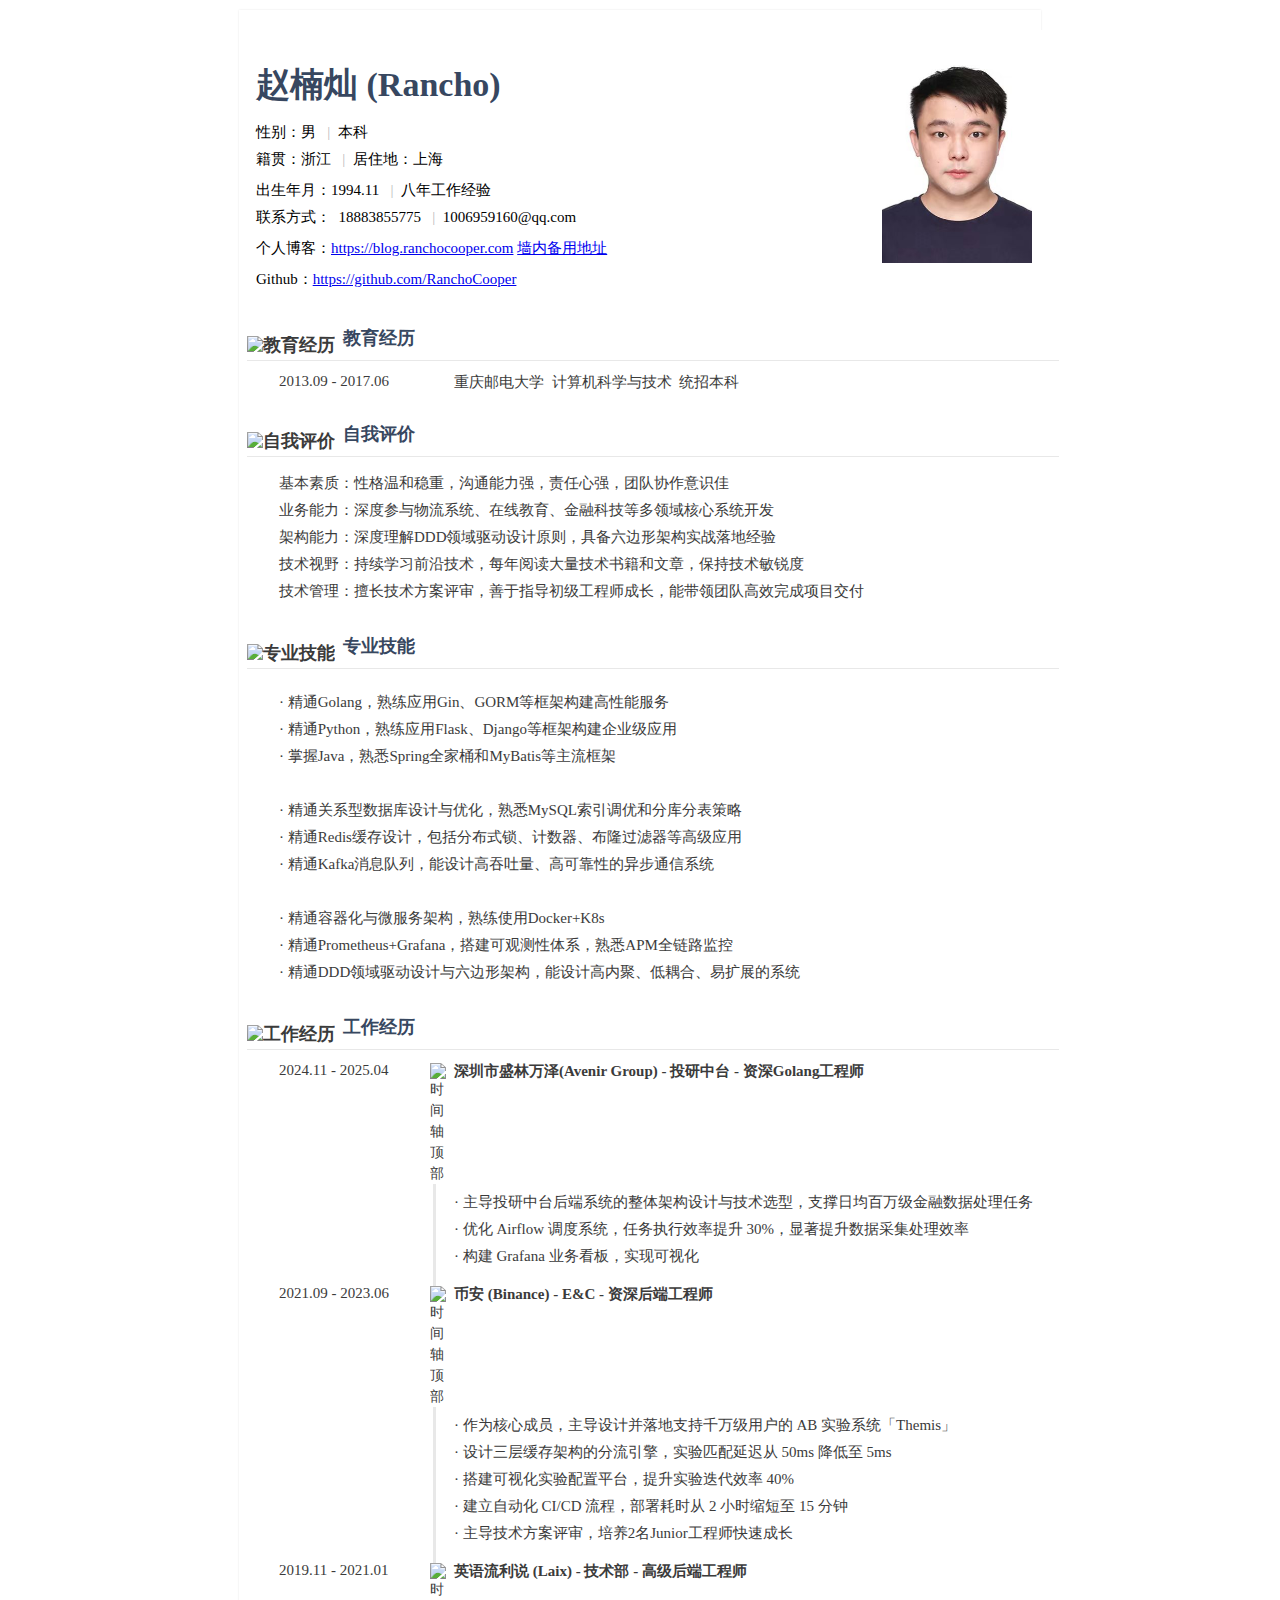
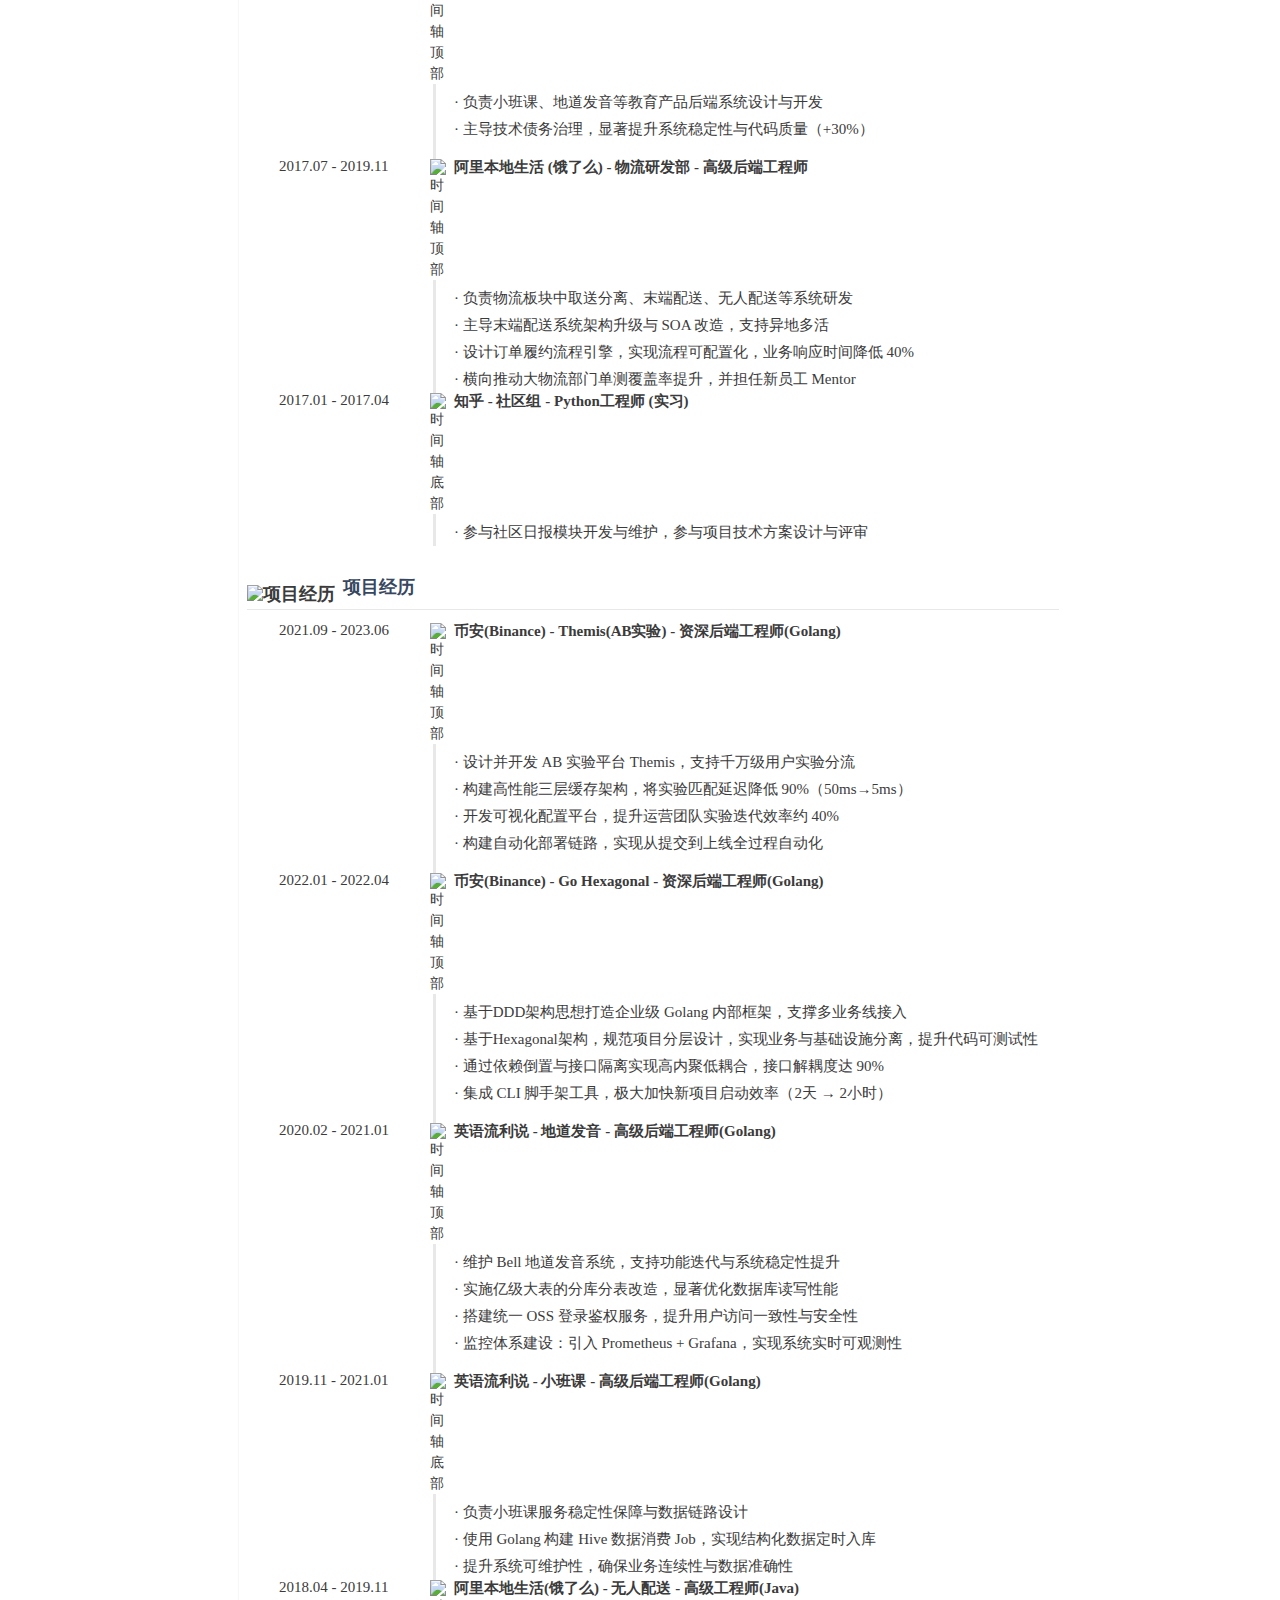
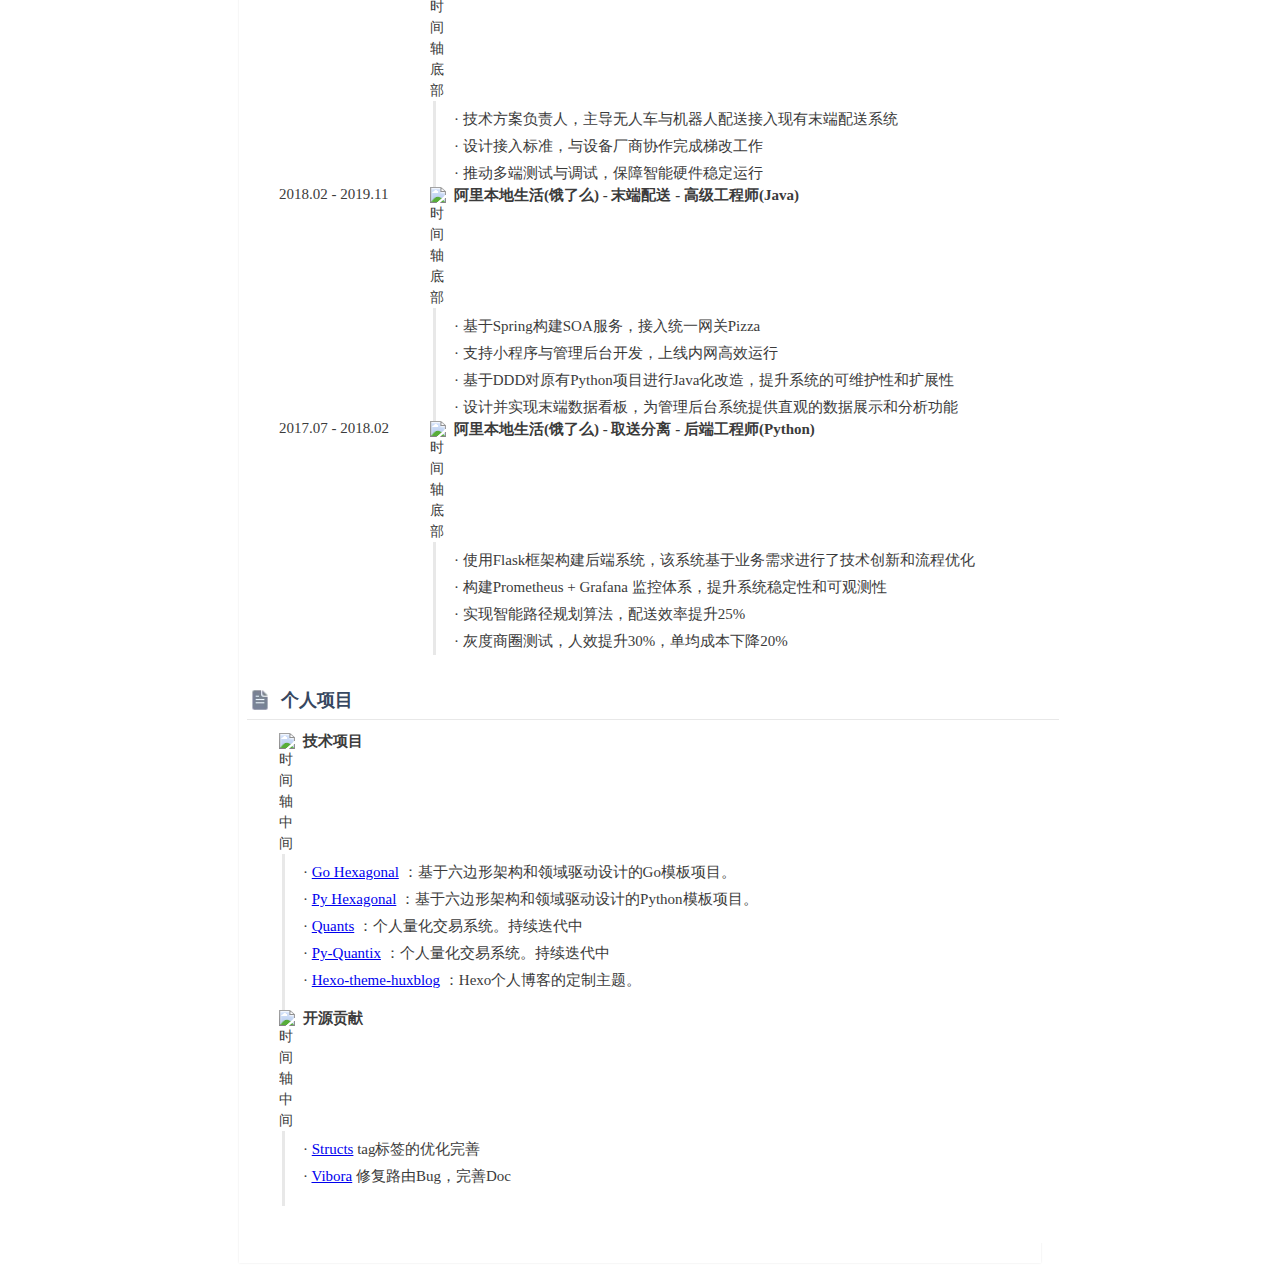
<file: index.html>
<!DOCTYPE html>
<!-- saved from url=(0113)https://mail.qq.com/cgi-bin/readtemplate?s=content&func=print&kvclick=resume|my_resume|print&sid=ESnYjnTQVFDyRnon -->
<html>
<head>
    <meta http-equiv="Content-Type" content="text/html; charset=utf-8">
    <title>后端工程师_赵楠灿</title></head>
<body>
<style>.resumeOther_wrapper {
    position: relative;
    width: 802px;
    margin: 0 auto;
    text-align: left;
    background-color: #fff;
    box-shadow: 0 0 2px rgba(0, 0, 0, .1);
}

.resumeOther_shadowForIe {
    position: absolute;
    left: -2px;
    top: -2px;
    right: 2px;
    bottom: 2px;
    z-index: 1;
    background-color: #000;
    filter: progid:DXImageTransform.Microsoft.Alpha(Opacity=5);
    -ms-filter: "progid:DXImageTransform.Microsoft.Blur(pixelradius=3)" "progid:DXImageTransform.Microsoft.Alpha(Opacity=20)";
    *zoom: 1;
    opacity: 0;
}

.resumeOther_cnt {
    position: relative;
    z-index: 2;
    margin: 0 auto;
    padding: 20px 0;
    background-color: #fff;
}</style>
<div class="resumeOther_wrapper">
    <div class="resumeOther_shadowForIe"></div>
    <div class="resumeOther_cnt">
        <table width="828" border="0" cellspacing="0" cellpadding="0"
               style="table-layout: fixed;margin: 0 auto; background-color: #fff; color: #3b3b3b;">
            <tbody>
            <tr>
                <td width="700">
                    <div style=" width: 700px;"></div>
                </td>
                <td>
                    <div style=" width: 128px;"></div>
                </td>
            </tr>
            <tr>
                <td valign="top" style="padding: 31px 33px 0 10px; color: #000; line-height: 1;">
                    <div>
                        <table border="0" cellspacing="0" cellpadding="0">
                            <tbody>
                            <tr>
                                <td align="left"
                                    style="font-size: 15px; line-height: 1.8; word-break: break-word; font-family: &#39;lucida Grande&#39;, Verdana;padding: 7px; ">
                                    <div style="font-size: 34px; font-weight: bold; color: #374760; line-height: 1;">
                                        赵楠灿 (Rancho)
                                    </div>
                                    <div style="font-size: 1px;height: 17px; line-height: 17px;"></div>
                                    <div><span>性别：男&nbsp;&nbsp;</span>
                                        <span style="color: #bbb;">|</span>&nbsp;&nbsp;<span>本科&nbsp;&nbsp;</span>
                                    </div>
                                    <div><span>籍贯：浙江&nbsp;&nbsp;</span>
                                        <span style="color: #bbb;">|</span>&nbsp;&nbsp;<span>居住地：上海&nbsp;&nbsp;</span>
                                        <div style="font-size: 1px;height: 4px; line-height: 4px;"></div>
                                    <div>
                                        <span>出生年月：1994.11&nbsp;&nbsp;</span>
                                        <span style="color: #bbb;">|</span>&nbsp;&nbsp;<span>八年工作经验&nbsp;&nbsp;</span>
                                    </div>
                                    <div><span>联系方式：&nbsp;&nbsp;</span><span>18883855775&nbsp;&nbsp;</span>
                                        <span style="color: #bbb;">|</span>&nbsp;&nbsp;<span>1006959160@qq.com</span>
                                    </div>
                                    <div style="font-size: 1px;height: 4px; line-height: 4px;"></div>
                                    <div><span>个人博客：</span><span><a href="https://blog.ranchocooper.com">https://blog.ranchocooper.com</a>
                                    </span> <a href="https://serverless-page-bucket-dq7xwf43-1257286153.cos-website.ap-hongkong.myqcloud.com">墙内备用地址</a></div>
                                    <div style="font-size: 1px;height: 4px; line-height: 4px;"></div>
                                    <div><span>Github：</span><a href="https://github.com/RanchoCooper">https://github.com/RanchoCooper</a></div>
                                    <div style="font-size: 1px;height: 4px; line-height: 4px;"></div>
                                    </div>
                                </td>
                            </tr>
                            </tbody>
                        </table>
                    </div>
                </td>
                <td valign="top" align="right" style="padding: 3px 12px 20px 0px; text-align: center; line-height: 0;">
                    <img src="/static/image/photo.jpg" width="150" style="margin-left: -80px; margin-top: 20px;"/>
                    <div></div>
                </td>
            </tr>
            <tr>
                <td colspan="2"
                    style="padding: 0 0 30px;font-size: 15px; line-height: 1.8; word-break: break-word; font-family: &#39;lucida Grande&#39;, Verdana;">
                    <div style="display: block">
                        <div style="font-size: 1px;height: 12px; line-height: 12px;"></div>
                        <table width="828" border="0" cellspacing="0" cellpadding="0" style="table-layout: fixed;">
                            <tbody>
                            <tr>
                                <td colspan="2"
                                    style="position: relative; padding: 13px 40px 6px 8px; font-size: 18px; font-weight: bold; line-height: 1; font-family: &#39;lucida Grande&#39;, Verdana;">
                                    <img name="ico_t3EduExp20150617.png"
                                         style="width: 26px; height: 26px; vertical-align: -7px; content: url(https://rescdn.qqmail.com/zh_CN/htmledition/images/webp/resume/template/ico_t3EduExp_png8264f47.png); _content: url(https://rescdn.qqmail.com/zh_CN/htmledition/images/webp/resume/template/ico_t3EduExp_png8264f47.png);"
                                         src="./后端工程师_赵楠灿_files/ico_t3EduExp_png8264f47.png"
                                         alt="教育经历"><span style="padding-left: 8px; color: #374760; ">教育经历</span></td>
                            </tr>
                            <tr>
                                <td colspan="2" valign="top" style="padding: 0 8px 13px;">
                                    <div style=" height: 1px; background-color: #e8e8e8; line-height: 1px; font-size: 1px;"></div>
                                </td>
                            </tr>
                            <tr index="0">
                                <td colspan="2" style="padding-left: 40px; ">
                                    <table width="776" border="0" cellspacing="0" cellpadding="0"
                                           style="table-layout: fixed;">
                                        <tbody>
                                        <tr>
                                            <td width="151" valign="top"
                                                style="font-size: 15px; line-height: 1.0; word-break: break-word; font-family: &#39;lucida Grande&#39;, Verdana;">
                                                <div style="color: #3b3b3b;">2013.09&nbsp;-&nbsp;2017.06</div>
                                            </td>
                                            <td width="20" height="18" valign="center"
                                                style="font-size: 14px; line-height: 1.5; word-break: break-word; -webkit-font-smoothing: antialiased; font-family: &#39;lucida Grande&#39;, Verdana;"></td>
                                            <td valign="top"
                                                style="padding: 1px 0 3px 4px;font-size: 15px; line-height: 1.0; word-break: break-word; font-family: &#39;lucida Grande&#39;, Verdana;">
                                                <div>重庆邮电大学&nbsp;&nbsp;计算机科学与技术&nbsp;&nbsp;统招本科</div>
                                            </td>
                                        </tr>
                                        </tbody>
                                    </table>
                                </td>
                            </tr>
                            <tr>
                                <td colspan="2" style="height: 7px; line-height: 7px;"></td>
                            </tr>
                            </tbody>
                        </table>
                    </div>
                    <div style="display: block">
                        <div style="font-size: 1px;height: 12px; line-height: 12px;"></div>
                        <table width="828" border="0" cellspacing="0" cellpadding="0" style="table-layout: fixed;">
                            <tbody>
                            <tr>
                                <td colspan="2"
                                    style="position: relative; padding: 13px 40px 6px 8px; font-size: 18px; font-weight: bold; line-height: 1; font-family: &#39;lucida Grande&#39;, Verdana;">
                                    <img name="ico_t3SelfEvaluation.png"
                                         style="width: 26px; height: 26px; vertical-align: -7px; content: url(https://rescdn.qqmail.com/zh_CN/htmledition/images/webp/resume/template/ico_t3SelfEvaluation_png8264f47.png); _content: url(https://rescdn.qqmail.com/zh_CN/htmledition/images/webp/resume/template/ico_t3SelfEvaluation_png8264f47.png);"
                                         src="./后端工程师_赵楠灿_files/ico_t3SelfEvaluation_png8264f47.png"
                                         alt="自我评价"><span style="padding-left: 8px; color: #374760; ">自我评价</span></td>
                            </tr>
                            <tr>
                                <td colspan="2" valign="top" style="padding: 0 8px 13px;">
                                    <div style=" height: 1px; background-color: #e8e8e8; line-height: 1px; font-size: 1px;"></div>
                                </td>
                            </tr>
                            <tr>
                                <td colspan="2"
                                    style="padding: 0 0 7px 40px; font-size: 15px; line-height: 1.8; word-break: break-word; font-family: &#39;lucida Grande&#39;, Verdana;">
                                    <div>
                                        <div>基本素质：性格温和稳重，沟通能力强，责任心强，团队协作意识佳</div>

                                        <div>业务能力：深度参与物流系统、在线教育、金融科技等多领域核心系统开发</div>

                                        <div>架构能力：深度理解DDD领域驱动设计原则，具备六边形架构实战落地经验</div>

                                        <div>技术视野：持续学习前沿技术，每年阅读大量技术书籍和文章，保持技术敏锐度</div>

                                        <div>技术管理：擅长技术方案评审，善于指导初级工程师成长，能带领团队高效完成项目交付</div>
                                    </div>
                                </td>
                            </tr>
                            </tbody>
                        </table>
                    </div>
                    <div style="display: block">
                        <div style="font-size: 1px;height: 12px; line-height: 12px;"></div>
                        <table width="828" border="0" cellspacing="0" cellpadding="0" style="table-layout: fixed;">
                            <tbody>
                            <tr>
                                <td colspan="2"
                                    style="position: relative; padding: 13px 40px 6px 8px; font-size: 18px; font-weight: bold; line-height: 1; font-family: &#39;lucida Grande&#39;, Verdana;">
                                    <img name="ico_t3ProfessionalSkills20150617.png"
                                         style="width: 26px; height: 26px; vertical-align: -7px; content: url(https://rescdn.qqmail.com/zh_CN/htmledition/images/webp/resume/template/ico_t3ProfessionalSkills_png8264f47.png); _content: url(https://rescdn.qqmail.com/zh_CN/htmledition/images/webp/resume/template/ico_t3ProfessionalSkills_png8264f47.png)"
                                         ;=""
                                         src="./后端工程师_赵楠灿_files/ico_t3ProfessionalSkills_png8264f47.png"
                                         alt="专业技能"><span style="padding-left: 8px; color: #374760; ">专业技能</span></td>
                            </tr>
                            <tr>
                                <td colspan="2" valign="top" style="padding: 0 8px 13px;">
                                    <div style=" height: 1px; background-color: #e8e8e8; line-height: 1px; font-size: 1px;"></div>
                                </td>
                            </tr>
                            <tr index="">
                                <td colspan="2" style="padding-left: 40px; ">
                                    <table width="776" border="0" cellspacing="0" cellpadding="0"
                                           style="table-layout: fixed;">
                                        <tbody>
                                        <tr>
                                            <td height="6" style="line-height: 0; font-size: 1px;">&nbsp;</td>
                                        </tr>
                                        <tr>
                                            <td valign="top"
                                                style=" padding-top: 1px; font-size: 15px; line-height: 1.8; word-break: break-word; font-family: &#39;lucida Grande&#39;, Verdana;">
                                                <div>· 精通Golang，熟练应用Gin、GORM等框架构建高性能服务</div>
                                                <div>· 精通Python，熟练应用Flask、Django等框架构建企业级应用</div>
                                                <div>· 掌握Java，熟悉Spring全家桶和MyBatis等主流框架</div>
                                                <br>
                                                <div>· 精通关系型数据库设计与优化，熟悉MySQL索引调优和分库分表策略</div>
                                                <div>· 精通Redis缓存设计，包括分布式锁、计数器、布隆过滤器等高级应用</div>
                                                <div>· 精通Kafka消息队列，能设计高吞吐量、高可靠性的异步通信系统</div>
                                                <br>
                                                <div>· 精通容器化与微服务架构，熟练使用Docker+K8s</div>
                                                <div>· 精通Prometheus+Grafana，搭建可观测性体系，熟悉APM全链路监控</div>
                                                <div>· 精通DDD领域驱动设计与六边形架构，能设计高内聚、低耦合、易扩展的系统</div>
                                            </td>
                                        </tr>
                                        </tbody>
                                    </table>
                                </td>
                            </tr>
                            <tr>
                                <td colspan="2" style="height: 7px; line-height: 7px;"></td>
                            </tr>
                            </tbody>
                        </table>
                    </div>
                    <div style="display: block">
                        <div style="font-size: 1px;height: 12px; line-height: 12px;"></div>
                        <table width="828" border="0" cellspacing="0" cellpadding="0" style="table-layout: fixed;">
                            <tbody>
                            <tr>
                                <td colspan="2"
                                    style="position: relative; padding: 13px 40px 6px 8px; font-size: 18px; font-weight: bold; line-height: 1; font-family: &#39;lucida Grande&#39;, Verdana;">
                                    <img name="ico_t3CareerObjective_png8264f47.png"
                                         style="width: 26px; height: 26px; vertical-align: -7px; content: url(https://rescdn.qqmail.com/zh_CN/htmledition/images/webp/resume/template/ico_t3CareerObjective_png8264f47.png); _content: url(https://rescdn.qqmail.com/zh_CN/htmledition/images/webp/resume/template/ico_t3CareerObjective_png8264f47.png);"
                                         src="./后端工程师_赵楠灿_files/ico_t3CareerObjective_png8264f47.png"
                                         alt="工作经历"><span style="padding-left: 8px; color: #374760; ">工作经历</span></td>
                            </tr>
                            <tr>
                                <td colspan="2" valign="top" style="padding: 0 8px 13px;">
                                    <div style=" height: 1px; background-color: #e8e8e8; line-height: 1px; font-size: 1px;"></div>
                                </td>
                            </tr>
                            <tr index="0">
                                <td colspan="2" style="padding-left: 40px; ">
                                    <table width="776" border="0" cellspacing="0" cellpadding="0"
                                           style="table-layout: fixed;">
                                        <tbody>
                                        <tr>
                                            <td width="151" valign="top"
                                                style="font-size: 15px; line-height: 1.0; word-break: break-word; font-family: &#39;lucida Grande&#39;, Verdana;">
                                                <div style="color: #3b3b3b;">2024.11 - 2025.04</div>
                                            </td>
                                            <td width="20" height="14" valign="bottom"
                                                style="font-size: 14px; line-height: 1.5; word-break: break-word; -webkit-font-smoothing: antialiased; font-family: &#39;lucida Grande&#39;, Verdana;">
                                                <img width="9" height="14" name="timeline_top.png_90886"
                                                     style="vertical-align: bottom; content: url(https://rescdn.qqmail.com/zh_CN/htmledition/images/webp/resume/template/timeline_top20704c.png); _content: url(https://rescdn.qqmail.com/zh_CN/htmledition/images/webp/resume/template/timeline_top_png820704c.png);"
                                                     src="./后端工程师_赵楠灿_files/timeline_top_png820704c.png"
                                                     alt="时间轴顶部"></td>
                                            <td valign="top"
                                                style="padding: 1px 0 3px 4px;font-weight: bold; font-size: 15px;margin-bottom:7px;font-size: 15px; line-height: 1.0; word-break: break-word; font-family: &#39;lucida Grande&#39;, Verdana;">
                                                <div style="font-weight: bold; font-size: 15px;margin-bottom: 1px;">
                                                    深圳市盛林万泽(Avenir Group) - 投研中台 - 资深Golang工程师
                                                </div>
                                            </td>
                                        </tr>
                                        <tr>
                                            <td colspan="3">
                                                <table width="776" border="0" cellspacing="0" cellpadding="0"
                                                       style="table-layout: fixed;">
                                                    <tbody>
                                                    <tr>
                                                        <td width="154" valign="top"></td>
                                                        <td style=" padding: 5px 0 0 18px; border-left: 3px solid #e8e8e8;font-size: 14px; line-height: 1.5; word-break: break-word; -webkit-font-smoothing: antialiased; font-family: &#39;lucida Grande&#39;, Verdana;">
                                                            <div style="font-size: 15px; line-height: 1.8; word-break: break-word; font-family: &#39;lucida Grande&#39;, Verdana;">
                                                                <div style="font-size: 15px; line-height: 1.8;">
                                                                    <div>· 主导投研中台后端系统的整体架构设计与技术选型，支撑日均百万级金融数据处理任务</div>
                                                                    <div>· 优化 Airflow 调度系统，任务执行效率提升 30%，显著提升数据采集处理效率</div>
                                                                    <div>· 构建 Grafana 业务看板，实现可视化<div>
                                                                </div>
                                                            </div>
                                                        </td>
                                                    </tr>
                                                    </tbody>
                                                </table>
                                            </td>
                                        </tr>
                                        <tr>
                                            <td colspan="3">
                                                <table width="822" border="0" cellspacing="0" cellpadding="0"
                                                       style="table-layout: fixed;">
                                                    <tbody>
                                                    <tr>
                                                        <td width="154" valign="top"></td>
                                                        <td style="padding-left: 66px; border-left: 3px solid #e8e8e8; font-size: 14px; line-height: 1.5; word-break: break-word; -webkit-font-smoothing: antialiased; font-family: &#39;lucida Grande&#39;, Verdana;">
                                                            <div style="font-size: 1px;height: 16px; line-height: 16px;">
                                                                &nbsp;
                                                            </div>
                                                        </td>
                                                    </tr>
                                                    </tbody>
                                                </table>
                                            </td>
                                        </tr>
                                        </tbody>
                                    </table>
                                </td>
                            </tr>
                            <tr index="1">
                                <td colspan="2" style="padding-left: 40px; ">
                                    <table width="776" border="0" cellspacing="0" cellpadding="0"
                                           style="table-layout: fixed;">
                                        <tbody>
                                        <tr>
                                            <td width="151" valign="top"
                                                style="font-size: 15px; line-height: 1.0; word-break: break-word; font-family: &#39;lucida Grande&#39;, Verdana;">
                                                <div style="color: #3b3b3b;">2021.09 - 2023.06</div>
                                            </td>
                                            <td width="20" height="14" valign="bottom"
                                                style="font-size: 14px; line-height: 1.5; word-break: break-word; -webkit-font-smoothing: antialiased; font-family: &#39;lucida Grande&#39;, Verdana;">
                                                <img width="9" height="14" name="timeline_top.png_90886"
                                                     style="vertical-align: bottom; content: url(https://rescdn.qqmail.com/zh_CN/htmledition/images/webp/resume/template/timeline_top20704c.png); _content: url(https://rescdn.qqmail.com/zh_CN/htmledition/images/webp/resume/template/timeline_top_png820704c.png);"
                                                     src="./后端工程师_赵楠灿_files/timeline_top_png820704c.png"
                                                     alt="时间轴顶部"></td>
                                            <td valign="top"
                                                style="padding: 1px 0 3px 4px;font-weight: bold; font-size: 15px;margin-bottom:7px;font-size: 15px; line-height: 1.0; word-break: break-word; font-family: &#39;lucida Grande&#39;, Verdana;">
                                                <div style="font-weight: bold; font-size: 15px;margin-bottom: 1px;">
                                                    币安 (Binance) - E&C - 资深后端工程师
                                                </div>
                                            </td>
                                        </tr>
                                        <tr>
                                            <td colspan="3">
                                                <table width="776" border="0" cellspacing="0" cellpadding="0"
                                                       style="table-layout: fixed;">
                                                    <tbody>
                                                    <tr>
                                                        <td width="154" valign="top"></td>
                                                        <td style=" padding: 5px 0 0 18px; border-left: 3px solid #e8e8e8;font-size: 14px; line-height: 1.5; word-break: break-word; -webkit-font-smoothing: antialiased; font-family: &#39;lucida Grande&#39;, Verdana;">
                                                            <div style="font-size: 15px; line-height: 1.8; word-break: break-word; font-family: &#39;lucida Grande&#39;, Verdana;">
                                                                <div style="font-size: 15px; line-height: 1.8;">
                                                                    <div>· 作为核心成员，主导设计并落地支持千万级用户的 AB 实验系统「Themis」</div>
                                                                    <div>· 设计三层缓存架构的分流引擎，实验匹配延迟从 50ms 降低至 5ms</div>
                                                                    <div>· 搭建可视化实验配置平台，提升实验迭代效率 40%</div>
                                                                    <div>· 建立自动化 CI/CD 流程，部署耗时从 2 小时缩短至 15 分钟</div>
                                                                    <div>· 主导技术方案评审，培养2名Junior工程师快速成长 </div>
                                                                </div>
                                                            </div>
                                                        </td>
                                                    </tr>
                                                    </tbody>
                                                </table>
                                            </td>
                                        </tr>
                                        <tr>
                                            <td colspan="3">
                                                <table width="822" border="0" cellspacing="0" cellpadding="0"
                                                       style="table-layout: fixed;">
                                                    <tbody>
                                                    <tr>
                                                        <td width="154" valign="top"></td>
                                                        <td style="padding-left: 66px; border-left: 3px solid #e8e8e8; font-size: 14px; line-height: 1.5; word-break: break-word; -webkit-font-smoothing: antialiased; font-family: &#39;lucida Grande&#39;, Verdana;">
                                                            <div style="font-size: 1px;height: 16px; line-height: 16px;">
                                                                &nbsp;
                                                            </div>
                                                        </td>
                                                    </tr>
                                                    </tbody>
                                                </table>
                                            </td>
                                        </tr>
                                        </tbody>
                                    </table>
                                </td>
                            </tr>
                            <tr index="2">
                                <td colspan="2" style="padding-left: 40px; ">
                                    <table width="776" border="0" cellspacing="0" cellpadding="0"
                                           style="table-layout: fixed;">
                                        <tbody>
                                        <tr>
                                            <td width="151" valign="top"
                                                style="font-size: 15px; line-height: 1.0; word-break: break-word; font-family: &#39;lucida Grande&#39;, Verdana;">
                                                <div style="color: #3b3b3b;">2019.11&nbsp;-&nbsp;2021.01</div>
                                            </td>
                                            <td width="20" height="14" valign="bottom"
                                                style="font-size: 14px; line-height: 1.5; word-break: break-word; -webkit-font-smoothing: antialiased; font-family: &#39;lucida Grande&#39;, Verdana;">
                                                <img width="9" height="14" name="timeline_top.png_90886"
                                                     style="vertical-align: bottom; content: url(https://rescdn.qqmail.com/zh_CN/htmledition/images/webp/resume/template/timeline_top20704c.png); _content: url(https://rescdn.qqmail.com/zh_CN/htmledition/images/webp/resume/template/timeline_top_png820704c.png);"
                                                     src="./后端工程师_赵楠灿_files/timeline_top_png820704c.png"
                                                     alt="时间轴顶部"></td>
                                            <td valign="top"
                                                style="padding: 1px 0 3px 4px;font-weight: bold; font-size: 15px;margin-bottom:7px;font-size: 15px; line-height: 1.0; word-break: break-word; font-family: &#39;lucida Grande&#39;, Verdana;">
                                                <div style="font-weight: bold; font-size: 15px;margin-bottom: 1px;">
                                                    英语流利说 (Laix) - 技术部 - 高级后端工程师
                                                </div>
                                            </td>
                                        </tr>
                                        <tr>
                                            <td colspan="3">
                                                <table width="776" border="0" cellspacing="0" cellpadding="0"
                                                       style="table-layout: fixed;">
                                                    <tbody>
                                                    <tr>
                                                        <td width="154" valign="top"></td>
                                                        <td style=" padding: 5px 0 0 18px; border-left: 3px solid #e8e8e8;font-size: 14px; line-height: 1.5; word-break: break-word; -webkit-font-smoothing: antialiased; font-family: &#39;lucida Grande&#39;, Verdana;">
                                                            <div style="font-size: 15px; line-height: 1.8; word-break: break-word; font-family: &#39;lucida Grande&#39;, Verdana;">
                                                                <div style="font-size: 15px; line-height: 1.8;">
                                                                    <div>· 负责小班课、地道发音等教育产品后端系统设计与开发 </div>
                                                                    <div>· 主导技术债务治理，显著提升系统稳定性与代码质量（+30%）</div>
                                                                </div>
                                                            </div>
                                                        </td>
                                                    </tr>
                                                    </tbody>
                                                </table>
                                            </td>
                                        </tr>
                                        <tr>
                                            <td colspan="3">
                                                <table width="822" border="0" cellspacing="0" cellpadding="0"
                                                       style="table-layout: fixed;">
                                                    <tbody>
                                                    <tr>
                                                        <td width="154" valign="top"></td>
                                                        <td style="padding-left: 66px; border-left: 3px solid #e8e8e8; font-size: 14px; line-height: 1.5; word-break: break-word; -webkit-font-smoothing: antialiased; font-family: &#39;lucida Grande&#39;, Verdana;">
                                                            <div style="font-size: 1px;height: 16px; line-height: 16px;">
                                                                &nbsp;
                                                            </div>
                                                        </td>
                                                    </tr>
                                                    </tbody>
                                                </table>
                                            </td>
                                        </tr>
                                        </tbody>
                                    </table>
                                </td>
                            </tr>
                            <tr index="3">
                                <td colspan="2" style="padding-left: 40px; ">
                                    <table width="776" border="0" cellspacing="0" cellpadding="0"
                                           style="table-layout: fixed;">
                                        <tbody>
                                        <tr>
                                            <td width="151" valign="top"
                                                style="font-size: 15px; line-height: 1.0; word-break: break-word; font-family: &#39;lucida Grande&#39;, Verdana;">
                                                <div style="color: #3b3b3b;">2017.07&nbsp;-&nbsp;2019.11</div>
                                            </td>
                                            <td width="20" height="14" valign="bottom"
                                                style="font-size: 14px; line-height: 1.5; word-break: break-word; -webkit-font-smoothing: antialiased; font-family: &#39;lucida Grande&#39;, Verdana;">
                                                <img width="9" height="14" name="timeline_top.png_90886"
                                                     style="vertical-align: bottom; content: url(https://rescdn.qqmail.com/zh_CN/htmledition/images/webp/resume/template/timeline_top20704c.png); _content: url(https://rescdn.qqmail.com/zh_CN/htmledition/images/webp/resume/template/timeline_top_png820704c.png);"
                                                     src="./后端工程师_赵楠灿_files/timeline_top_png820704c.png"
                                                     alt="时间轴顶部"></td>
                                            <td valign="top"
                                                style="padding: 1px 0 3px 4px;font-weight: bold; font-size: 15px;margin-bottom:7px;font-size: 15px; line-height: 1.0; word-break: break-word; font-family: &#39;lucida Grande&#39;, Verdana;">
                                                <div style="font-weight: bold; font-size: 15px;margin-bottom: 1px;">
                                                    阿里本地生活 (饿了么) - 物流研发部&nbsp;- 高级后端工程师
                                                </div>
                                            </td>
                                        </tr>
                                        <tr>
                                            <td colspan="3">
                                                <table width="776" border="0" cellspacing="0" cellpadding="0"
                                                       style="table-layout: fixed;">
                                                    <tbody>
                                                    <tr>
                                                        <td width="154" valign="top"></td>
                                                        <td style=" padding: 5px 0 0 18px; border-left: 3px solid #e8e8e8;font-size: 14px; line-height: 1.5; word-break: break-word; -webkit-font-smoothing: antialiased; font-family: &#39;lucida Grande&#39;, Verdana;">
                                                            <div style="font-size: 15px; line-height: 1.8; word-break: break-word; font-family: &#39;lucida Grande&#39;, Verdana;">
                                                                <div style="font-size: 15px; line-height: 1.8;">
                                                                    <div>· 负责物流板块中取送分离、末端配送、无人配送等系统研发 </div>
                                                                    <div>· 主导末端配送系统架构升级与 SOA 改造，支持异地多活 </div>
                                                                    <div>· 设计订单履约流程引擎，实现流程可配置化，业务响应时间降低 40% </div>
                                                                    <div>· 横向推动大物流部门单测覆盖率提升，并担任新员工 Mentor</div>
                                                                </div>
                                                            </div>
                                                        </td>
                                                    </tr>
                                                    </tbody>
                                                </table>
                                            </td>
                                        </tr>
                                        </tbody>
                                    </table>
                                </td>
                            </tr>
                            <tr index="4">
                                <td colspan="2" style="padding-left: 40px; ">
                                    <table width="776" border="0" cellspacing="0" cellpadding="0"
                                           style="table-layout: fixed;">
                                        <tbody>
                                        <tr>
                                            <td width="151" valign="top"
                                                style="font-size: 15px; line-height: 1.0; word-break: break-word; font-family: &#39;lucida Grande&#39;, Verdana;">
                                                <div style="color: #3b3b3b;">2017.01&nbsp;- 2017.04</div>
                                            </td>
                                            <td width="20" height="14" valign="top"
                                                style="font-size: 14px; line-height: 1.5; word-break: break-word; -webkit-font-smoothing: antialiased; font-family: &#39;lucida Grande&#39;, Verdana;">
                                                <img width="9" height="14" name="timeline_bottom.png_47588"
                                                     style="vertical-align: top; content: url(https://rescdn.qqmail.com/zh_CN/htmledition/images/webp/resume/template/timeline_bottom20704c.png); _content: url(https://rescdn.qqmail.com/zh_CN/htmledition/images/webp/resume/template/timeline_bottom_png820704c.png);"
                                                     src="./后端工程师_赵楠灿_files/timeline_bottom_png820704c.png"
                                                     alt="时间轴底部"></td>
                                            <td valign="top"
                                                style="padding: 1px 0 3px 4px;font-weight: bold; font-size: 15px;margin-bottom:7px;font-size: 15px; line-height: 1.0; word-break: break-word; font-family: &#39;lucida Grande&#39;, Verdana;">
                                                <div style="font-weight: bold; font-size: 15px;margin-bottom: 1px;">知乎 - 社区组 -&nbsp;Python工程师 (实习)
                                                </div>
                                            </td>
                                        </tr>
                                        <tr>
                                            <td colspan="3">
                                                <table width="776" border="0" cellspacing="0" cellpadding="0"
                                                       style="table-layout: fixed;">
                                                    <tbody>
                                                    <tr>
                                                        <td width="154" valign="top"></td>
                                                        <td style=" padding: 5px 0 0 18px; border-left: 3px solid #e8e8e8;font-size: 14px; line-height: 1.5; word-break: break-word; -webkit-font-smoothing: antialiased; font-family: &#39;lucida Grande&#39;, Verdana;">
                                                            <div style="font-size: 15px; line-height: 1.8; word-break: break-word; font-family: &#39;lucida Grande&#39;, Verdana;">
                                                                <div style="font-size: 15px; line-height: 1.8;">
                                                                    <div>· 参与社区日报模块开发与维护，参与项目技术方案设计与评审</div>
                                                                </div>
                                                            </div>
                                                        </td>
                                                    </tr>
                                                    </tbody>
                                                </table>
                                            </td>
                                        </tr>
                                        <tr>
                                            <td colspan="3">
                                                <div style="font-size: 1px;font-size: 0;line-height: 0;"></div>
                                            </td>
                                        </tr>
                                        </tbody>
                                    </table>
                                </td>
                            </tr>
                            <tr>
                                <td colspan="2" style="height: 7px; line-height: 7px;"></td>
                            </tr>
                            </tbody>
                        </table>
                    </div>
                    <div style="display: block">
                        <div style="font-size: 1px;height: 12px; line-height: 12px;"></div>
                        <table width="828" border="0" cellspacing="0" cellpadding="0" style="table-layout: fixed;">
                            <tbody>
                            <tr>
                                <td colspan="2"
                                    style="position: relative; padding: 13px 40px 6px 8px; font-size: 18px; font-weight: bold; line-height: 1; font-family: &#39;lucida Grande&#39;, Verdana;">
                                    <img name="ico_t3WorkExp20150617.png"
                                         style="width: 26px; height: 26px; vertical-align: -7px; content: url(https://rescdn.qqmail.com/zh_CN/htmledition/images/webp/resume/template/ico_t3WorkExp_png8264f47.png); _content: url(https://rescdn.qqmail.com/zh_CN/htmledition/images/webp/resume/template/ico_t3WorkExp_png8264f47.png);"
                                         src="./后端工程师_赵楠灿_files/ico_t3WorkExp_png8264f47.png"
                                         alt="项目经历"><span style="padding-left: 8px; color: #374760; ">项目经历</span></td>
                            </tr>
                            <tr>
                                <td colspan="2" valign="top" style="padding: 0 8px 13px;">
                                    <div style=" height: 1px; background-color: #e8e8e8; line-height: 1px; font-size: 1px;"></div>
                                </td>
                            </tr>
                            <tr index="0">
                                <td colspan="2" style="padding-left: 40px; ">
                                    <table width="776" border="0" cellspacing="0" cellpadding="0"
                                           style="table-layout: fixed;">
                                        <tbody>
                                        <tr>
                                            <td width="151" valign="top"
                                                style="font-size: 15px; line-height: 1.0; word-break: break-word; font-family: &#39;lucida Grande&#39;, Verdana;">
                                                <div style="color: #3b3b3b;">2021.09 - 2023.06</div>
                                            </td>
                                            <td width="20" height="14" valign="bottom"
                                                style="font-size: 14px; line-height: 1.5; word-break: break-word; -webkit-font-smoothing: antialiased; font-family: &#39;lucida Grande&#39;, Verdana;">
                                                <img width="9" height="14" name="timeline_top.png_90886"
                                                     style="vertical-align: bottom; content: url(https://rescdn.qqmail.com/zh_CN/htmledition/images/webp/resume/template/timeline_top20704c.png); _content: url(https://rescdn.qqmail.com/zh_CN/htmledition/images/webp/resume/template/timeline_top_png820704c.png);"
                                                     src="./后端工程师_赵楠灿_files/timeline_top_png820704c.png"
                                                     alt="时间轴顶部"></td>
                                            <td valign="top"
                                                style="padding: 1px 0 3px 4px;font-weight: bold; font-size: 15px;margin-bottom:7px;font-size: 15px; line-height: 1.0; word-break: break-word; font-family: &#39;lucida Grande&#39;, Verdana;">
                                                <div style="font-weight: bold; font-size: 15px;margin-bottom: 1px;">
                                                    币安(Binance) - Themis(AB实验) - 资深后端工程师(Golang)
                                                </div>
                                            </td>
                                        </tr>
                                        <tr>
                                            <td colspan="3">
                                                <table width="776" border="0" cellspacing="0" cellpadding="0"
                                                       style="table-layout: fixed;">
                                                    <tbody>
                                                    <tr>
                                                        <td width="154" valign="top"></td>
                                                        <td style=" padding: 5px 0 0 18px; border-left: 3px solid #e8e8e8;font-size: 14px; line-height: 1.5; word-break: break-word; -webkit-font-smoothing: antialiased; font-family: &#39;lucida Grande&#39;, Verdana;">
                                                            <div style="font-size: 15px; line-height: 1.8; word-break: break-word; font-family: &#39;lucida Grande&#39;, Verdana;">
                                                                <div style="font-size: 15px; line-height: 1.8;">
                                                                    <div>· 设计并开发 AB 实验平台 Themis，支持千万级用户实验分流</div>
                                                                    <div>· 构建高性能三层缓存架构，将实验匹配延迟降低 90%（50ms→5ms）</div>
                                                                    <div>· 开发可视化配置平台，提升运营团队实验迭代效率约 40% </div>
                                                                    <div>· 构建自动化部署链路，实现从提交到上线全过程自动化</div>
                                                                </div>
                                                            </div>
                                                        </td>
                                                    </tr>
                                                    </tbody>
                                                </table>
                                            </td>
                                        </tr>
                                        <tr>
                                            <td colspan="3">
                                                <table width="822" border="0" cellspacing="0" cellpadding="0"
                                                       style="table-layout: fixed;">
                                                    <tbody>
                                                    <tr>
                                                        <td width="154" valign="top"></td>
                                                        <td style="padding-left: 66px; border-left: 3px solid #e8e8e8; font-size: 14px; line-height: 1.5; word-break: break-word; -webkit-font-smoothing: antialiased; font-family: &#39;lucida Grande&#39;, Verdana;">
                                                            <div style="font-size: 1px;height: 16px; line-height: 16px;">
                                                                &nbsp;
                                                            </div>
                                                        </td>
                                                    </tr>
                                                    </tbody>
                                                </table>
                                            </td>
                                        </tr>
                                        </tbody>
                                    </table>
                                </td>
                            </tr>
                            <tr index="1">
                                <td colspan="2" style="padding-left: 40px; ">
                                    <table width="776" border="0" cellspacing="0" cellpadding="0"
                                           style="table-layout: fixed;">
                                        <tbody>
                                        <tr>
                                            <td width="151" valign="top"
                                                style="font-size: 15px; line-height: 1.0; word-break: break-word; font-family: &#39;lucida Grande&#39;, Verdana;">
                                                <div style="color: #3b3b3b;">2022.01 - 2022.04</div>
                                            </td>
                                            <td width="20" height="14" valign="bottom"
                                                style="font-size: 14px; line-height: 1.5; word-break: break-word; -webkit-font-smoothing: antialiased; font-family: &#39;lucida Grande&#39;, Verdana;">
                                                <img width="9" height="14" name="timeline_top.png_90886"
                                                     style="vertical-align: bottom; content: url(https://rescdn.qqmail.com/zh_CN/htmledition/images/webp/resume/template/timeline_top20704c.png); _content: url(https://rescdn.qqmail.com/zh_CN/htmledition/images/webp/resume/template/timeline_top_png820704c.png);"
                                                     src="./后端工程师_赵楠灿_files/timeline_top_png820704c.png"
                                                     alt="时间轴顶部"></td>
                                            <td valign="top"
                                                style="padding: 1px 0 3px 4px;font-weight: bold; font-size: 15px;margin-bottom:7px;font-size: 15px; line-height: 1.0; word-break: break-word; font-family: &#39;lucida Grande&#39;, Verdana;">
                                                <div style="font-weight: bold; font-size: 15px;margin-bottom: 1px;">
                                                    币安(Binance) - Go Hexagonal - 资深后端工程师(Golang)
                                                </div>
                                            </td>
                                        </tr>
                                        <tr>
                                            <td colspan="3">
                                                <table width="776" border="0" cellspacing="0" cellpadding="0"
                                                       style="table-layout: fixed;">
                                                    <tbody>
                                                    <tr>
                                                        <td width="154" valign="top"></td>
                                                        <td style=" padding: 5px 0 0 18px; border-left: 3px solid #e8e8e8;font-size: 14px; line-height: 1.5; word-break: break-word; -webkit-font-smoothing: antialiased; font-family: &#39;lucida Grande&#39;, Verdana;">
                                                            <div style="font-size: 15px; line-height: 1.8; word-break: break-word; font-family: &#39;lucida Grande&#39;, Verdana;">
                                                                <div style="font-size: 15px; line-height: 1.8;">
                                                                    <div>· 基于DDD架构思想打造企业级 Golang 内部框架，支撑多业务线接入</div>
                                                                    <div>· 基于Hexagonal架构，规范项目分层设计，实现业务与基础设施分离，提升代码可测试性</div>
                                                                    <div>· 通过依赖倒置与接口隔离实现高内聚低耦合，接口解耦度达 90%</div>
                                                                    <div>· 集成 CLI 脚手架工具，极大加快新项目启动效率（2天 → 2小时）</div>
                                                                </div>
                                                            </div>
                                                        </td>
                                                    </tr>
                                                    </tbody>
                                                </table>
                                            </td>
                                        </tr>
                                        <tr>
                                            <td colspan="3">
                                                <table width="822" border="0" cellspacing="0" cellpadding="0"
                                                       style="table-layout: fixed;">
                                                    <tbody>
                                                    <tr>
                                                        <td width="154" valign="top"></td>
                                                        <td style="padding-left: 66px; border-left: 3px solid #e8e8e8; font-size: 14px; line-height: 1.5; word-break: break-word; -webkit-font-smoothing: antialiased; font-family: &#39;lucida Grande&#39;, Verdana;">
                                                            <div style="font-size: 1px;height: 16px; line-height: 16px;">
                                                                &nbsp;
                                                            </div>
                                                        </td>
                                                    </tr>
                                                    </tbody>
                                                </table>
                                            </td>
                                        </tr>
                                        </tbody>
                                    </table>
                                </td>
                            </tr>
                            <tr index="2">
                                <td colspan="2" style="padding-left: 40px; ">
                                    <table width="776" border="0" cellspacing="0" cellpadding="0"
                                           style="table-layout: fixed;">
                                        <tbody>
                                        <tr>
                                            <td width="151" valign="top"
                                                style="font-size: 15px; line-height: 1.0; word-break: break-word; font-family: &#39;lucida Grande&#39;, Verdana;">
                                                <div style="color: #3b3b3b;">2020.02&nbsp;-&nbsp;2021.01</div>
                                            </td>
                                            <td width="20" height="14" valign="bottom"
                                                style="font-size: 14px; line-height: 1.5; word-break: break-word; -webkit-font-smoothing: antialiased; font-family: &#39;lucida Grande&#39;, Verdana;">
                                                <img width="9" height="14" name="timeline_top.png_90886"
                                                     style="vertical-align: bottom; content: url(https://rescdn.qqmail.com/zh_CN/htmledition/images/webp/resume/template/timeline_top20704c.png); _content: url(https://rescdn.qqmail.com/zh_CN/htmledition/images/webp/resume/template/timeline_top_png820704c.png);"
                                                     src="./后端工程师_赵楠灿_files/timeline_top_png820704c.png"
                                                     alt="时间轴顶部"></td>
                                            <td valign="top"
                                                style="padding: 1px 0 3px 4px;font-weight: bold; font-size: 15px;margin-bottom:7px;font-size: 15px; line-height: 1.0; word-break: break-word; font-family: &#39;lucida Grande&#39;, Verdana;">
                                                <div style="font-weight: bold; font-size: 15px;margin-bottom: 1px;">
                                                    英语流利说 - 地道发音 - 高级后端工程师(Golang)
                                                </div>
                                            </td>
                                        </tr>
                                        <tr>
                                            <td colspan="3">
                                                <table width="776" border="0" cellspacing="0" cellpadding="0"
                                                       style="table-layout: fixed;">
                                                    <tbody>
                                                    <tr>
                                                        <td width="154" valign="top"></td>
                                                        <td style=" padding: 5px 0 0 18px; border-left: 3px solid #e8e8e8;font-size: 14px; line-height: 1.5; word-break: break-word; -webkit-font-smoothing: antialiased; font-family: &#39;lucida Grande&#39;, Verdana;">
                                                            <div style="font-size: 15px; line-height: 1.8; word-break: break-word; font-family: &#39;lucida Grande&#39;, Verdana;">
                                                                <div style="font-size: 15px; line-height: 1.8;">
                                                                    <div>· 维护 Bell 地道发音系统，支持功能迭代与系统稳定性提升 </div>
                                                                    <div>· 实施亿级大表的分库分表改造，显著优化数据库读写性能 </div>
                                                                    <div>· 搭建统一 OSS 登录鉴权服务，提升用户访问一致性与安全性</div>
                                                                    <div>· 监控体系建设：引入 Prometheus + Grafana，实现系统实时可观测性</div>
                                                                </div>
                                                            </div>
                                                        </td>
                                                    </tr>
                                                    </tbody>
                                                </table>
                                            </td>
                                        </tr>
                                        <tr>
                                            <td colspan="3">
                                                <table width="822" border="0" cellspacing="0" cellpadding="0"
                                                       style="table-layout: fixed;">
                                                    <tbody>
                                                    <tr>
                                                        <td width="154" valign="top"></td>
                                                        <td style="padding-left: 66px; border-left: 3px solid #e8e8e8; font-size: 14px; line-height: 1.5; word-break: break-word; -webkit-font-smoothing: antialiased; font-family: &#39;lucida Grande&#39;, Verdana;">
                                                            <div style="font-size: 1px;height: 16px; line-height: 16px;">
                                                                &nbsp;
                                                            </div>
                                                        </td>
                                                    </tr>
                                                    </tbody>
                                                </table>
                                            </td>
                                        </tr>
                                        </tbody>
                                    </table>
                                </td>
                            </tr>
                            <tr index="3">
                                <td colspan="2" style="padding-left: 40px; ">
                                    <table width="776" border="0" cellspacing="0" cellpadding="0"
                                           style="table-layout: fixed;">
                                        <tbody>
                                        <tr>
                                            <td width="151" valign="top"
                                                style="font-size: 15px; line-height: 1.0; word-break: break-word; font-family: &#39;lucida Grande&#39;, Verdana;">
                                                <div style="color: #3b3b3b;">2019.11&nbsp;-&nbsp;2021.01</div>
                                            </td>
                                            <td width="20" height="14" valign="top"
                                                style="font-size: 14px; line-height: 1.5; word-break: break-word; -webkit-font-smoothing: antialiased; font-family: &#39;lucida Grande&#39;, Verdana;">
                                                <img width="9" height="14" name="timeline_bottom.png_47588"
                                                     style="vertical-align: top; content: url(https://rescdn.qqmail.com/zh_CN/htmledition/images/webp/resume/template/timeline_bottom20704c.png); _content: url(https://rescdn.qqmail.com/zh_CN/htmledition/images/webp/resume/template/timeline_bottom_png820704c.png);"
                                                     src="./后端工程师_赵楠灿_files/timeline_bottom_png820704c.png"
                                                     alt="时间轴底部"></td>
                                            <td valign="top"
                                                style="padding: 1px 0 3px 4px;font-weight: bold; font-size: 15px;margin-bottom:7px;font-size: 15px; line-height: 1.0; word-break: break-word; font-family: &#39;lucida Grande&#39;, Verdana;">
                                                <div style="font-weight: bold; font-size: 15px;margin-bottom: 1px;">英语流利说 - 小班课 - 高级后端工程师(Golang)
                                                </div>
                                            </td>
                                        </tr>
                                        <tr>
                                            <td colspan="3">
                                                <table width="776" border="0" cellspacing="0" cellpadding="0"
                                                       style="table-layout: fixed;">
                                                    <tbody>
                                                    <tr>
                                                        <td width="154" valign="top"></td>
                                                            <td style=" padding: 5px 0 0 18px; border-left: 3px solid #e8e8e8;font-size: 14px; line-height: 1.5; word-break: break-word; -webkit-font-smoothing: antialiased; font-family: &#39;lucida Grande&#39;, Verdana;">
                                                                <div style="font-size: 15px; line-height: 1.8; word-break: break-word; font-family: &#39;lucida Grande&#39;, Verdana;">
                                                                <div style="font-size: 15px; line-height: 1.8;">
                                                                    <div>· 负责小班课服务稳定性保障与数据链路设计</div>
                                                                    <div>· 使用 Golang 构建 Hive 数据消费 Job，实现结构化数据定时入库</div>
                                                                    <div>· 提升系统可维护性，确保业务连续性与数据准确性</div>
                                                                </div>
                                                            </div>
                                                        </td>
                                                    </tr>
                                                    </tbody>
                                                </table>
                                            </td>
                                        </tr>
                                        <tr>
                                            <td colspan="3">
                                                <div style="font-size: 1px;font-size: 0;line-height: 0;"></div>
                                            </td>
                                        </tr>
                                        </tbody>
                                    </table>
                                </td>
                            </tr>
                            <tr index="4">
                                <td colspan="2" style="padding-left: 40px; ">
                                    <table width="776" border="0" cellspacing="0" cellpadding="0"
                                           style="table-layout: fixed;">
                                        <tbody>
                                        <tr>
                                            <td width="151" valign="top"
                                                style="font-size: 15px; line-height: 1.0; word-break: break-word; font-family: &#39;lucida Grande&#39;, Verdana;">
                                                <div style="color: #3b3b3b;">2018.04 - 2019.11</div>
                                            </td>
                                            <td width="20" height="14" valign="top"
                                                style="font-size: 14px; line-height: 1.5; word-break: break-word; -webkit-font-smoothing: antialiased; font-family: &#39;lucida Grande&#39;, Verdana;">
                                                <img width="9" height="14" name="timeline_bottom.png_47588"
                                                     style="vertical-align: top; content: url(https://rescdn.qqmail.com/zh_CN/htmledition/images/webp/resume/template/timeline_bottom20704c.png); _content: url(https://rescdn.qqmail.com/zh_CN/htmledition/images/webp/resume/template/timeline_bottom_png820704c.png);"
                                                     src="./后端工程师_赵楠灿_files/timeline_bottom_png820704c.png"
                                                     alt="时间轴底部"></td>
                                            <td valign="top"
                                                style="padding: 1px 0 3px 4px;font-weight: bold; font-size: 15px;margin-bottom:7px;font-size: 15px; line-height: 1.0; word-break: break-word; font-family: &#39;lucida Grande&#39;, Verdana;">
                                                <div style="font-weight: bold; font-size: 15px;margin-bottom: 1px;">阿里本地生活(饿了么) - 无人配送 - 高级工程师(Java)</div>
                                            </td>
                                        </tr>
                                        <tr>
                                            <td colspan="3">
                                                <table width="776" border="0" cellspacing="0" cellpadding="0"
                                                       style="table-layout: fixed;">
                                                    <tbody>
                                                    <tr>
                                                        <td width="154" valign="top"></td>
                                                            <td style=" padding: 5px 0 0 18px; border-left: 3px solid #e8e8e8;font-size: 14px; line-height: 1.5; word-break: break-word; -webkit-font-smoothing: antialiased; font-family: &#39;lucida Grande&#39;, Verdana;">
                                                                <div style="font-size: 15px; line-height: 1.8; word-break: break-word; font-family: &#39;lucida Grande&#39;, Verdana;">
                                                                    <div style="font-size: 15px; line-height: 1.8;">
                                                                    <div>· 技术方案负责人，主导无人车与机器人配送接入现有末端配送系统 </div>
                                                                    <div>· 设计接入标准，与设备厂商协作完成梯改工作</div>
                                                                    <div>· 推动多端测试与调试，保障智能硬件稳定运行</div>
                                                                </div>
                                                            </div>
                                                        </td>
                                                    </tr>
                                                    </tbody>
                                                </table>
                                            </td>
                                        </tr>
                                        <tr>
                                            <td colspan="3">
                                                <div style="font-size: 1px;font-size: 0;line-height: 0;"></div>
                                            </td>
                                        </tr>
                                        </tbody>
                                    </table>
                                </td>
                            </tr>
                            <tr index="5">
                                <td colspan="2" style="padding-left: 40px; ">
                                    <table width="776" border="0" cellspacing="0" cellpadding="0"
                                           style="table-layout: fixed;">
                                        <tbody>
                                        <tr>
                                            <td width="151" valign="top"
                                                style="font-size: 15px; line-height: 1.0; word-break: break-word; font-family: &#39;lucida Grande&#39;, Verdana;">
                                                <div style="color: #3b3b3b;">2018.02 - 2019.11</div>
                                            </td>
                                            <td width="20" height="14" valign="top"
                                                style="font-size: 14px; line-height: 1.5; word-break: break-word; -webkit-font-smoothing: antialiased; font-family: &#39;lucida Grande&#39;, Verdana;">
                                                <img width="9" height="14" name="timeline_bottom.png_47588"
                                                     style="vertical-align: top; content: url(https://rescdn.qqmail.com/zh_CN/htmledition/images/webp/resume/template/timeline_bottom20704c.png); _content: url(https://rescdn.qqmail.com/zh_CN/htmledition/images/webp/resume/template/timeline_bottom_png820704c.png);"
                                                     src="./后端工程师_赵楠灿_files/timeline_bottom_png820704c.png"
                                                     alt="时间轴底部"></td>
                                            <td valign="top"
                                                style="padding: 1px 0 3px 4px;font-weight: bold; font-size: 15px;margin-bottom:7px;font-size: 15px; line-height: 1.0; word-break: break-word; font-family: &#39;lucida Grande&#39;, Verdana;">
                                                <div style="font-weight: bold; font-size: 15px;margin-bottom: 1px;">阿里本地生活(饿了么) - 末端配送 - 高级工程师(Java)</div>
                                            </td>
                                        </tr>
                                        <tr>
                                            <td colspan="3">
                                                <table width="776" border="0" cellspacing="0" cellpadding="0"
                                                       style="table-layout: fixed;">
                                                    <tbody>
                                                    <tr>
                                                        <td width="154" valign="top"></td>
                                                            <td style=" padding: 5px 0 0 18px; border-left: 3px solid #e8e8e8;font-size: 14px; line-height: 1.5; word-break: break-word; -webkit-font-smoothing: antialiased; font-family: &#39;lucida Grande&#39;, Verdana;">
                                                                <div style="font-size: 15px; line-height: 1.8; word-break: break-word; font-family: &#39;lucida Grande&#39;, Verdana;">
                                                                    <div style="font-size: 15px; line-height: 1.8;">
                                                                    <div>· 基于Spring构建SOA服务，接入统一网关Pizza </div>
                                                                    <div>· 支持小程序与管理后台开发，上线内网高效运行</div>
                                                                    <div>· 基于DDD对原有Python项目进行Java化改造，提升系统的可维护性和扩展性</div>
                                                                    <div>· 设计并实现末端数据看板，为管理后台系统提供直观的数据展示和分析功能 </div>
                                                                </div>
                                                            </div>
                                                        </td>
                                                    </tr>
                                                    </tbody>
                                                </table>
                                            </td>
                                        </tr>
                                        <tr>
                                            <td colspan="3">
                                                <div style="font-size: 1px;font-size: 0;line-height: 0;"></div>
                                            </td>
                                        </tr>
                                        </tbody>
                                    </table>
                                </td>
                            </tr>
                            <tr index="6">
                                <td colspan="2" style="padding-left: 40px; ">
                                    <table width="776" border="0" cellspacing="0" cellpadding="0"
                                           style="table-layout: fixed;">
                                        <tbody>
                                        <tr>
                                            <td width="151" valign="top"
                                                style="font-size: 15px; line-height: 1.0; word-break: break-word; font-family: &#39;lucida Grande&#39;, Verdana;">
                                                <div style="color: #3b3b3b;">2017.07 - 2018.02</div>
                                            </td>
                                            <td width="20" height="14" valign="top"
                                                style="font-size: 14px; line-height: 1.5; word-break: break-word; -webkit-font-smoothing: antialiased; font-family: &#39;lucida Grande&#39;, Verdana;">
                                                <img width="9" height="14" name="timeline_bottom.png_47588"
                                                     style="vertical-align: top; content: url(https://rescdn.qqmail.com/zh_CN/htmledition/images/webp/resume/template/timeline_bottom20704c.png); _content: url(https://rescdn.qqmail.com/zh_CN/htmledition/images/webp/resume/template/timeline_bottom_png820704c.png);"
                                                     src="./后端工程师_赵楠灿_files/timeline_bottom_png820704c.png"
                                                     alt="时间轴底部"></td>
                                            <td valign="top"
                                                style="padding: 1px 0 3px 4px;font-weight: bold; font-size: 15px;margin-bottom:7px;font-size: 15px; line-height: 1.0; word-break: break-word; font-family: &#39;lucida Grande&#39;, Verdana;">
                                                <div style="font-weight: bold; font-size: 15px;margin-bottom: 1px;">阿里本地生活(饿了么) - 取送分离 - 后端工程师(Python)</div>
                                            </td>
                                        </tr>
                                        <tr>
                                            <td colspan="3">
                                                <table width="776" border="0" cellspacing="0" cellpadding="0"
                                                       style="table-layout: fixed;">
                                                    <tbody>
                                                    <tr>
                                                        <td width="154" valign="top"></td>
                                                            <td style=" padding: 5px 0 0 18px; border-left: 3px solid #e8e8e8;font-size: 14px; line-height: 1.5; word-break: break-word; -webkit-font-smoothing: antialiased; font-family: &#39;lucida Grande&#39;, Verdana;">
                                                                <div style="font-size: 15px; line-height: 1.8; word-break: break-word; font-family: &#39;lucida Grande&#39;, Verdana;">
                                                                    <div style="font-size: 15px; line-height: 1.8;">
                                                                    <div>· 使用Flask框架构建后端系统，该系统基于业务需求进行了技术创新和流程优化</div>
                                                                    <div>· 构建Prometheus + Grafana 监控体系，提升系统稳定性和可观测性</div>
                                                                    <div>· 实现智能路径规划算法，配送效率提升25%</div>
                                                                    <div>· 灰度商圈测试，人效提升30%，单均成本下降20%</div>
                                                                </div>
                                                            </div>
                                                        </td>
                                                    </tr>
                                                    </tbody>
                                                </table>
                                            </td>
                                        </tr>
                                        <tr>
                                            <td colspan="3">
                                                <div style="font-size: 1px;font-size: 0;line-height: 0;"></div>
                                            </td>
                                        </tr>
                                        </tbody>
                                    </table>
                                </td>
                            </tr>
                            <tr>
                                <td colspan="2" style="height: 7px; line-height: 7px;"></td>
                            </tr>
                            </tbody>
                        </table>
                    </div>
                    <div style="display: block">
                        <div style="font-size: 1px;height: 12px; line-height: 12px;"></div>
                        <table width="828" border="0" cellspacing="0" cellpadding="0" style="table-layout: fixed;">
                            <tbody>
                            <tr>
                                <td colspan="2"
                                    style="position: relative; padding: 13px 40px 6px 8px; font-size: 18px; font-weight: bold; line-height: 1; font-family: &#39;lucida Grande&#39;, Verdana;">
                                    <img name="ico_t3ProjectExp20150617.png"
                                         style="width: 26px; height: 26px; vertical-align: -7px; content: url(https://rescdn.qqmail.com/zh_CN/htmledition/images/webp/resume/template/ico_t3ProjectExp_png8264f47.png); _content: url(https://rescdn.qqmail.com/zh_CN/htmledition/images/webp/resume/template/ico_t3ProjectExp_png8264f47.png);"
                                         src="./后端工程师_赵楠灿_files/ico_t3ProjectExp_png8264f47.png" alt="项目经历"><span
                                        style="padding-left: 8px; color: #374760; ">个人项目</span></td>
                            </tr>
                            <tr>
                                <td colspan="2" valign="top" style="padding: 0 8px 13px;">
                                    <div style=" height: 1px; background-color: #e8e8e8; line-height: 1px; font-size: 1px;"></div>
                                </td>
                            </tr>
                            <!-- <tr index="1">
                                <td colspan="2" style="padding-left: 40px; ">
                                    <table width="776" border="0" cellspacing="0" cellpadding="0"
                                           style="table-layout: fixed;">
                                        <tbody>
                                        <tr>
                                            <td width="20" height="21" valign="top"
                                                style="font-size: 14px; line-height: 1.5; word-break: break-word; -webkit-font-smoothing: antialiased; font-family: &#39;lucida Grande&#39;, Verdana;">
                                                <img width="9" height="21" name="timeline_mid.png_49504"
                                                     style="vertical-align: top; content: url(https://rescdn.qqmail.com/zh_CN/htmledition/images/webp/resume/template/timeline_mid26bfcd.png); _content: url(https://rescdn.qqmail.com/zh_CN/htmledition/images/webp/resume/template/timeline_mid_png826bfcd.png);"
                                                     src="./后端工程师_赵楠灿_files/timeline_mid_png826bfcd.png"
                                                     alt="时间轴中间"></td>
                                            <td valign="top"
                                                style="padding: 1px 0 3px 4px;font-weight: bold; font-size: 15px;margin-bottom:7px;font-size: 15px; line-height: 1.0; word-break: break-word; font-family: &#39;lucida Grande&#39;, Verdana;">
                                                <div style="font-weight: bold; font-size: 15px;margin-bottom: 1px;">
                                                    技术学习
                                                </div>
                                            </td>
                                        </tr>
                                        <tr>
                                            <td colspan="3">
                                                <table width="776" border="0" cellspacing="0" cellpadding="0"
                                                       style="table-layout: fixed;">
                                                    <tbody>
                                                    <tr>
                                                        <td width="3" valign="top"></td>
                                                        <td style=" padding: 5px 0 0 18px; border-left: 3px solid #e8e8e8;font-size: 14px; line-height: 1.5; word-break: break-word; -webkit-font-smoothing: antialiased; font-family: &#39;lucida Grande&#39;, Verdana;">
                                                            <div >
                                                                <div style="font-size: 15px; line-height: 1.8;">
                                                                    <div>
                                                                        · <a href="https://github.com/RanchoCooper/go-programming-tour-book">Go-programming-tour-book</a> ：《<a href="https://golang2.eddycjy.com/">Go编程之旅</a>》的代码实践。
                                                                    </div>
                                                                    <div>
                                                                        · <a href="https://github.com/RanchoCooper/learn-go-with-tests">Learn-Go-with-tests</a> ：通过Go语言学习测试驱动开发。
                                                                    </div>
                                                                    <div>
                                                                        · <a href="https://github.com/RanchoCooper/go-by-demos">Go-by-demos</a> ：Go相关第三方库、文章的代码实践。
                                                                    </div>
                                                                    <div>
                                                                        · <a href="https://github.com/RanchoCooper/go-in-action">Go-in-action</a> ：《Go语言实战》代码实践。
                                                                    </div>
                                                                    <div>
                                                                        · <a href="https://github.com/RanchoCooper/HackerRank">Hacker Rank</a> ：Hacker Rank刷题记录。
                                                                    </div>
                                                                    <div>
                                                                        · <a href="https://github.com/RanchoCooper/leet-code">Leet-code</a> ：LeetCode刷题记录。
                                                                    </div>
                                                                </div>
                                                            </div>
                                                        </td>
                                                    </tr>
                                                    </tbody>
                                                </table>
                                            </td>
                                        </tr>
                                        <tr>
                                            <td colspan="3">
                                                <table width="822" border="0" cellspacing="0" cellpadding="0"
                                                       style="table-layout: fixed;">
                                                    <tbody>
                                                    <tr>
                                                        <td width="3" valign="top"></td>
                                                        <td style="padding-left: 66px; border-left: 3px solid #e8e8e8; font-size: 14px; line-height: 1.5; word-break: break-word; -webkit-font-smoothing: antialiased; font-family: &#39;lucida Grande&#39;, Verdana;">
                                                            <div style="font-size: 1px;height: 16px; line-height: 16px;">
                                                                &nbsp;
                                                            </div>
                                                        </td>
                                                    </tr>
                                                    </tbody>
                                                </table>
                                            </td>
                                        </tr>
                                        </tbody>
                                    </table>
                                </td>
                            </tr> -->
                            <tr index="2">
                                <td colspan="2" style="padding-left: 40px; ">
                                    <table width="776" border="0" cellspacing="0" cellpadding="0"
                                           style="table-layout: fixed;">
                                        <tbody>
                                        <tr>
                                            <td width="20" height="21" valign="top"
                                                style="font-size: 14px; line-height: 1.5; word-break: break-word; -webkit-font-smoothing: antialiased; font-family: &#39;lucida Grande&#39;, Verdana;">
                                                <img width="9" height="21" name="timeline_mid.png_49504"
                                                     style="vertical-align: top; content: url(https://rescdn.qqmail.com/zh_CN/htmledition/images/webp/resume/template/timeline_mid26bfcd.png); _content: url(https://rescdn.qqmail.com/zh_CN/htmledition/images/webp/resume/template/timeline_mid_png826bfcd.png);"
                                                     src="./后端工程师_赵楠灿_files/timeline_mid_png826bfcd.png"
                                                     alt="时间轴中间"></td>
                                            <td valign="top"
                                                style="padding: 1px 0 3px 4px;font-weight: bold; font-size: 15px;margin-bottom:7px;font-size: 15px; line-height: 1.0; word-break: break-word; font-family: &#39;lucida Grande&#39;, Verdana;">
                                                <div style="font-weight: bold; font-size: 15px;margin-bottom: 1px;">
                                                    技术项目
                                                </div>
                                            </td>
                                        </tr>
                                        <tr>
                                            <td colspan="3">
                                                <table width="776" border="0" cellspacing="0" cellpadding="0"
                                                       style="table-layout: fixed;">
                                                    <tbody>
                                                    <tr>
                                                        <td width="3" valign="top"></td>
                                                        <td style=" padding: 5px 0 0 18px; border-left: 3px solid #e8e8e8;font-size: 14px; line-height: 1.5; word-break: break-word; -webkit-font-smoothing: antialiased; font-family: &#39;lucida Grande&#39;, Verdana;">
                                                            <div>
                                                                <div style="font-size: 15px; line-height: 1.8;">
                                                                    <div>
                                                                        · <a href="https://github.com/RanchoCooper/go-hexagonal">Go Hexagonal</a> ：基于六边形架构和领域驱动设计的Go模板项目。
                                                                    </div>
                                                                    <div>
                                                                        · <a href="https://github.com/RanchoCooper/py-hexagonal">Py Hexagonal</a> ：基于六边形架构和领域驱动设计的Python模板项目。
                                                                    </div>
                                                                    <div>
                                                                        · <a href="https://github.com/RanchoCooper/quants">Quants</a> ：个人量化交易系统。持续迭代中
                                                                    </div>
                                                                    <div>
                                                                        · <a href="https://github.com/RanchoCooper/py-quantix">Py-Quantix</a> ：个人量化交易系统。持续迭代中
                                                                    </div>
                                                                    <div>
                                                                        · <a href="https://github.com/RanchoCooper/hexo-theme-huxblog">Hexo-theme-huxblog</a> ：Hexo个人博客的定制主题。
                                                                    </div>
                                                                </div>
                                                            </div>
                                                        </td>
                                                    </tr>
                                                    </tbody>
                                                </table>
                                            </td>
                                        </tr>
                                        <tr>
                                            <td colspan="3">
                                                <table width="822" border="0" cellspacing="0" cellpadding="0"
                                                       style="table-layout: fixed;">
                                                    <tbody>
                                                    <tr>
                                                        <td width="3" valign="top"></td>
                                                        <td style="padding-left: 66px; border-left: 3px solid #e8e8e8; font-size: 14px; line-height: 1.5; word-break: break-word; -webkit-font-smoothing: antialiased; font-family: &#39;lucida Grande&#39;, Verdana;">
                                                            <div style="font-size: 1px;height: 16px; line-height: 16px;">
                                                                &nbsp;
                                                            </div>
                                                        </td>
                                                    </tr>
                                                    </tbody>
                                                </table>
                                            </td>
                                        </tr>
                                        </tbody>
                                    </table>
                                </td>
                            </tr>
                            <tr index="3">
                                <td colspan="2" style="padding-left: 40px; ">
                                    <table width="776" border="0" cellspacing="0" cellpadding="0"
                                           style="table-layout: fixed;">
                                        <tbody>
                                        <tr>
                                            <td width="20" height="21" valign="top"
                                                style="font-size: 14px; line-height: 1.5; word-break: break-word; -webkit-font-smoothing: antialiased; font-family: &#39;lucida Grande&#39;, Verdana;">
                                                <img width="9" height="21" name="timeline_mid.png_49504"
                                                     style="vertical-align: top; content: url(https://rescdn.qqmail.com/zh_CN/htmledition/images/webp/resume/template/timeline_mid26bfcd.png); _content: url(https://rescdn.qqmail.com/zh_CN/htmledition/images/webp/resume/template/timeline_mid_png826bfcd.png);"
                                                     src="./后端工程师_赵楠灿_files/timeline_mid_png826bfcd.png"
                                                     alt="时间轴中间"></td>
                                            <td valign="top"
                                                style="padding: 1px 0 3px 4px;font-weight: bold; font-size: 15px;margin-bottom:7px;font-size: 15px; line-height: 1.0; word-break: break-word; font-family: &#39;lucida Grande&#39;, Verdana;">
                                                <div style="font-weight: bold; font-size: 15px;margin-bottom: 1px;">
                                                    开源贡献
                                                </div>
                                            </td>
                                        </tr>
                                        <tr>
                                            <td colspan="3">
                                                <table width="776" border="0" cellspacing="0" cellpadding="0"
                                                       style="table-layout: fixed;">
                                                    <tbody>
                                                    <tr>
                                                        <td width="3" valign="top"></td>
                                                        <td style=" padding: 5px 0 0 18px; border-left: 3px solid #e8e8e8;font-size: 14px; line-height: 1.5; word-break: break-word; -webkit-font-smoothing: antialiased; font-family: &#39;lucida Grande&#39;, Verdana;">
                                                            <div>
                                                                <div style="font-size: 15px; line-height: 1.8;">
                                                                    <div>
                                                                        · <a href="https://github.com/RanchoCooper/structs">Structs</a> tag标签的优化完善
                                                                    </div>
                                                                    <div>
                                                                        · <a href="https://github.com/vibora-io/vibora">Vibora</a> 修复路由Bug，完善Doc
                                                                    </div>
                                                                </div>
                                                            </div>
                                                        </td>
                                                    </tr>
                                                    </tbody>
                                                </table>
                                            </td>
                                        </tr>
                                        <tr>
                                            <td colspan="3">
                                                <table width="822" border="0" cellspacing="0" cellpadding="0"
                                                       style="table-layout: fixed;">
                                                    <tbody>
                                                    <tr>
                                                        <td width="3" valign="top"></td>
                                                        <td style="padding-left: 66px; border-left: 3px solid #e8e8e8; font-size: 14px; line-height: 1.5; word-break: break-word; -webkit-font-smoothing: antialiased; font-family: &#39;lucida Grande&#39;, Verdana;">
                                                            <div style="font-size: 1px;height: 16px; line-height: 16px;">
                                                                &nbsp;
                                                            </div>
                                                        </td>
                                                    </tr>
                                                    </tbody>
                                                </table>
                                            </td>
                                        </tr>
                                        </tbody>
                                    </table>
                                </td>
                            </tr>
                            <tr>
                                <td colspan="2" style="height: 7px; line-height: 7px;"></td>
                            </tr>
                            </tbody>
                        </table>
                    </div>
                </td>
            </tr>
            </tbody>
        </table>
    </div>
</div>
<style>body {
    background: #fff;
    margin: 0;
    padding: 10px;
}</style>
</body>
</html>
</file>
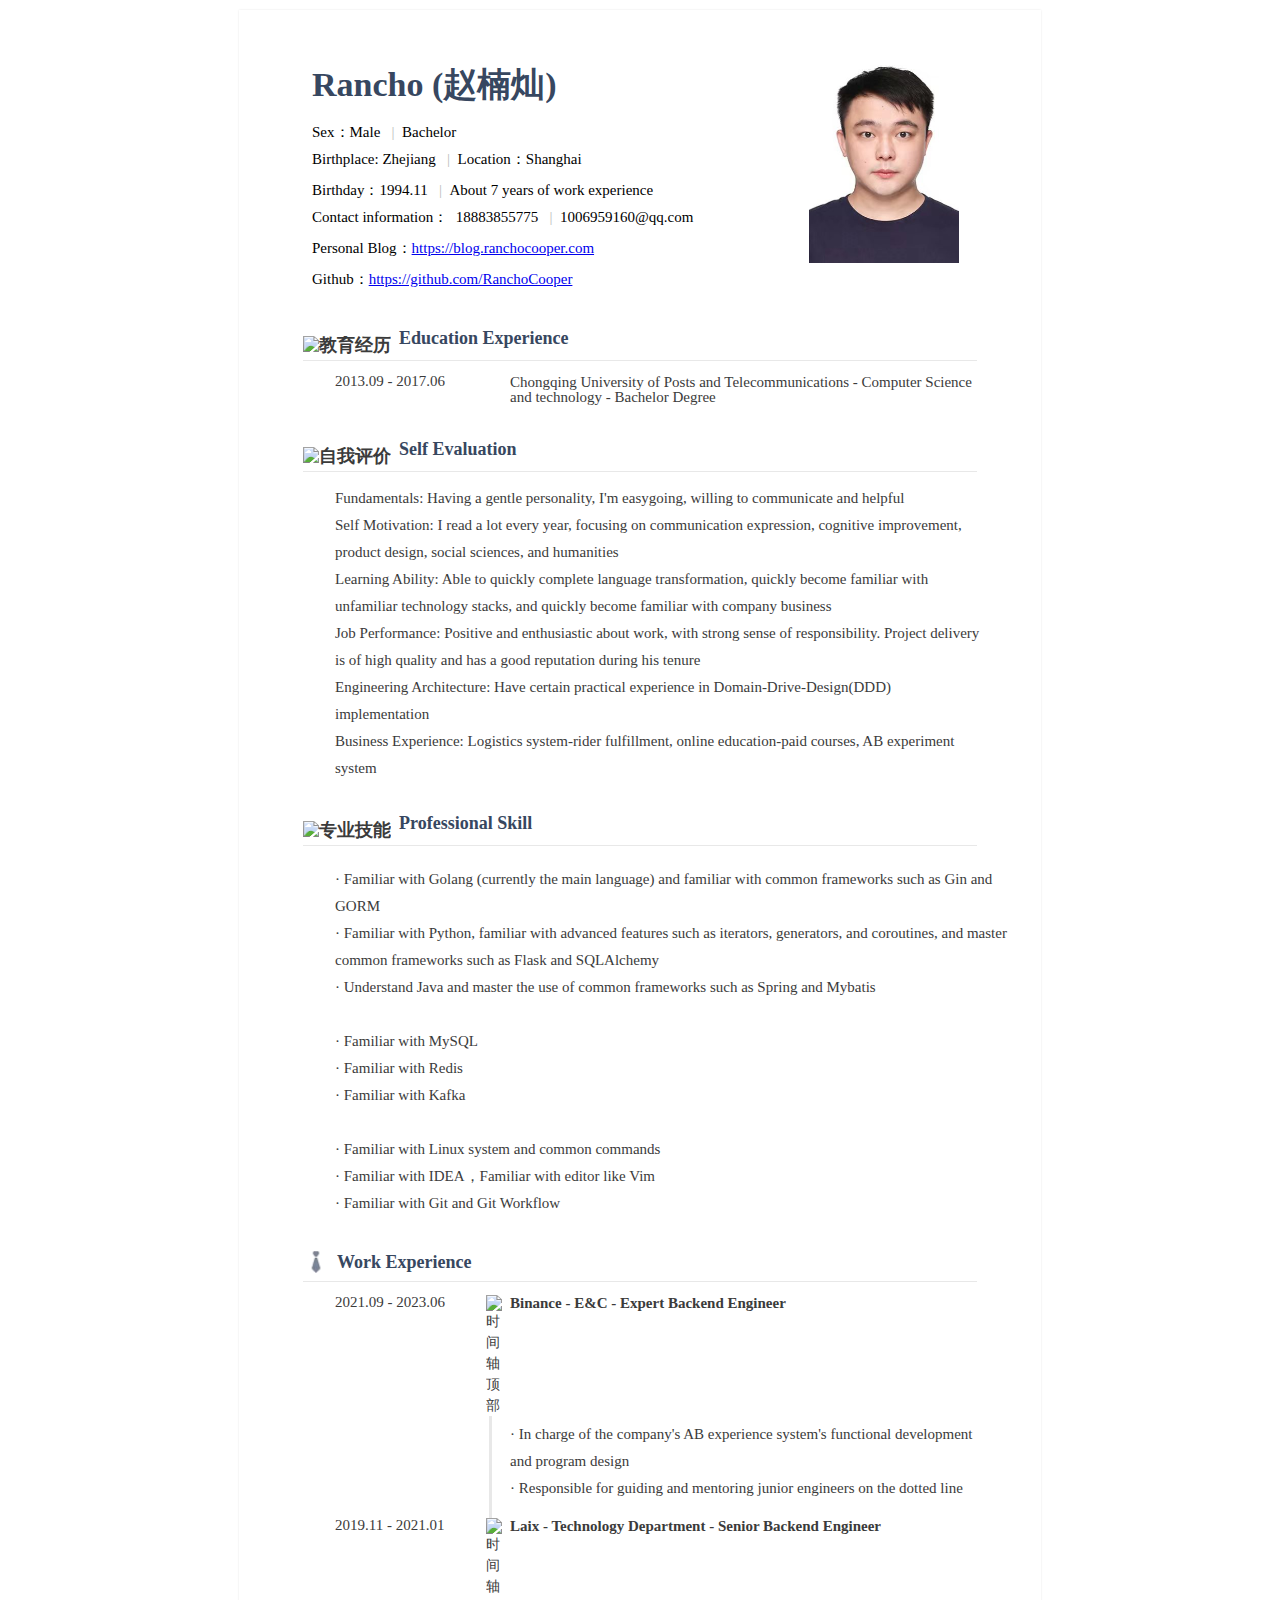
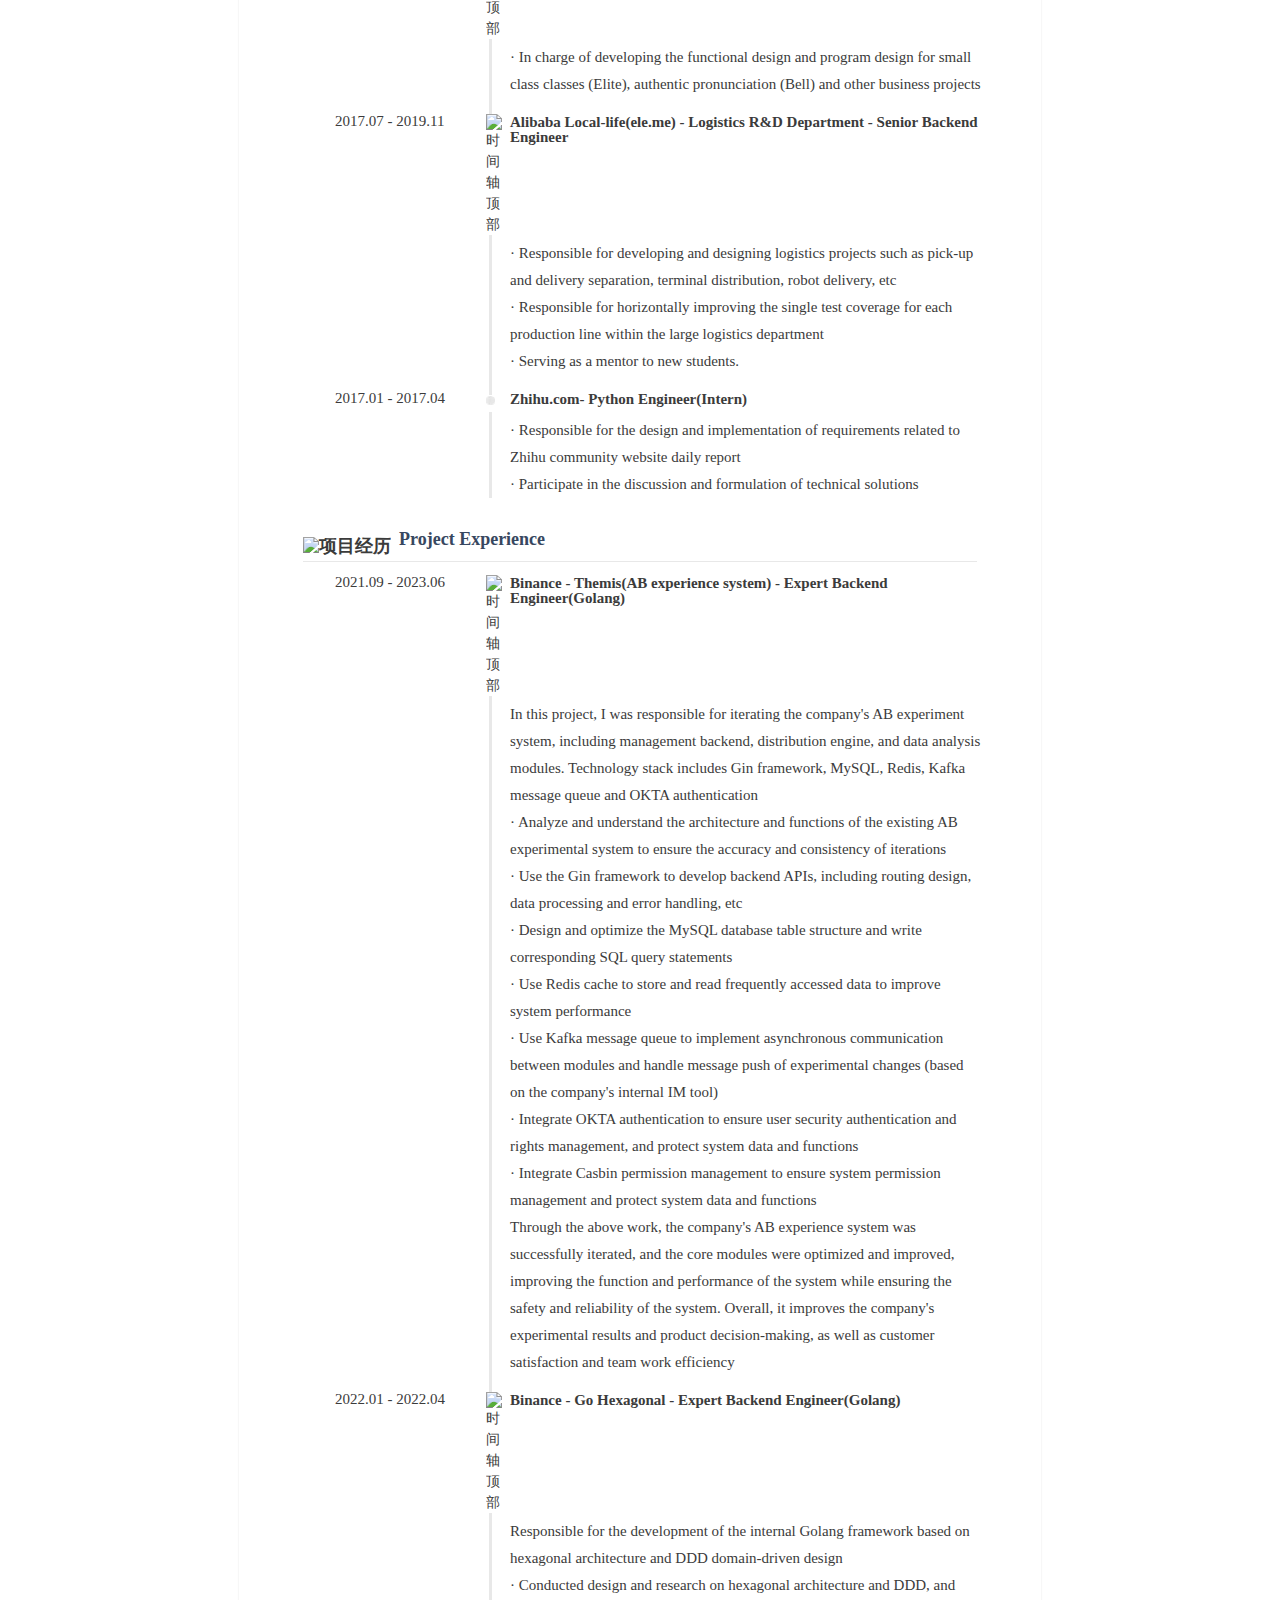
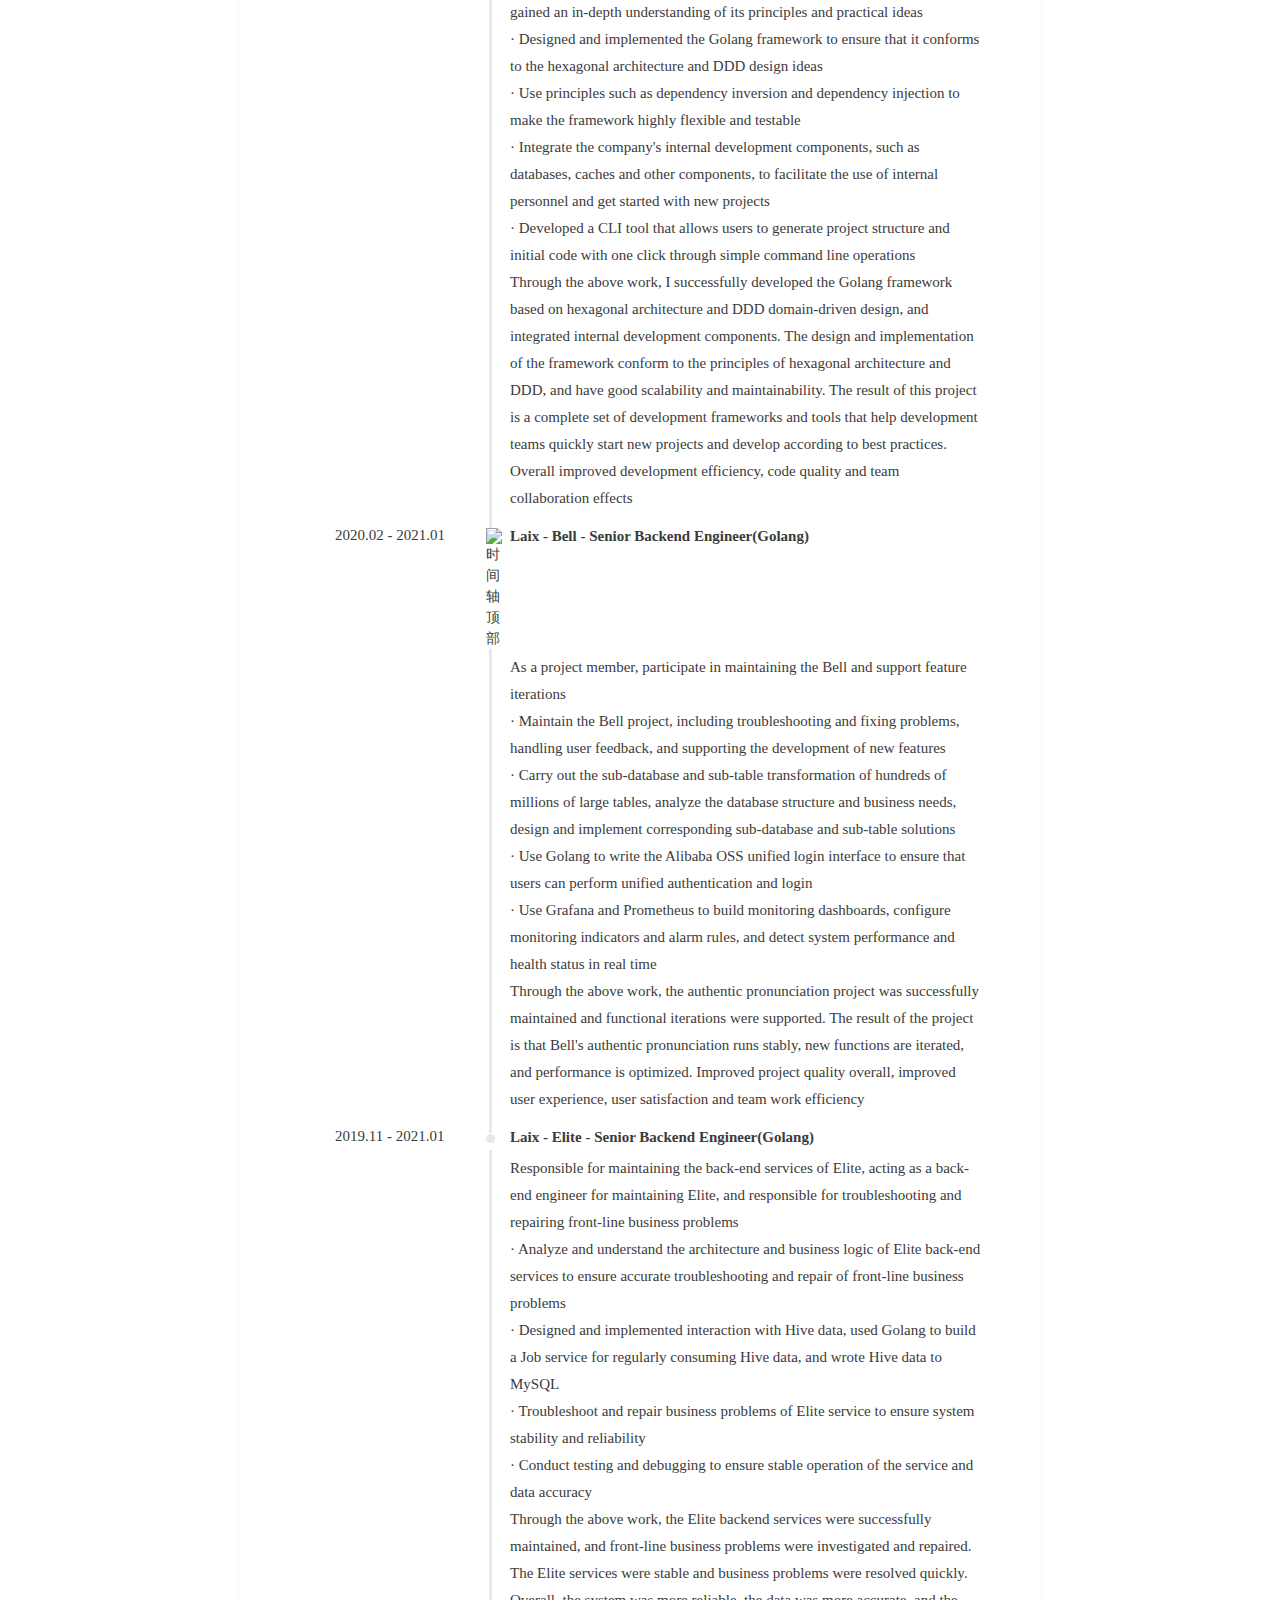
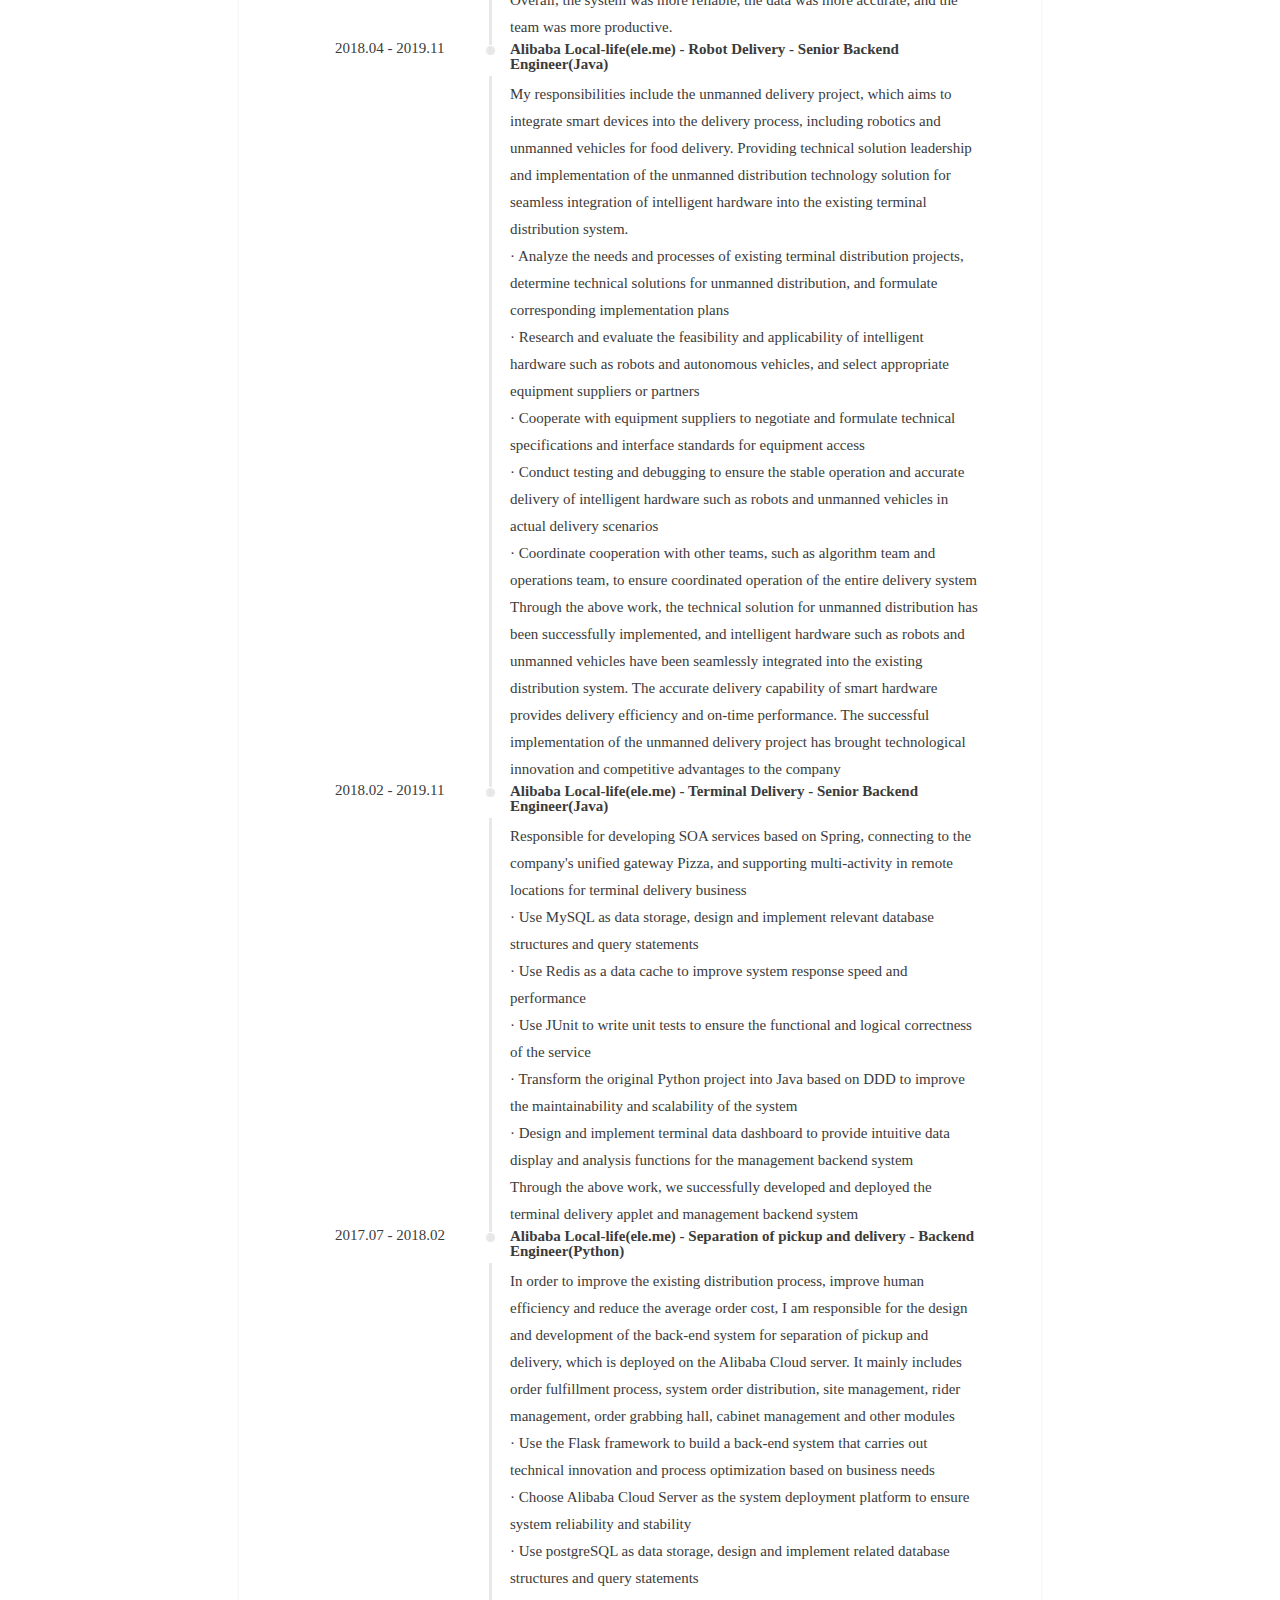
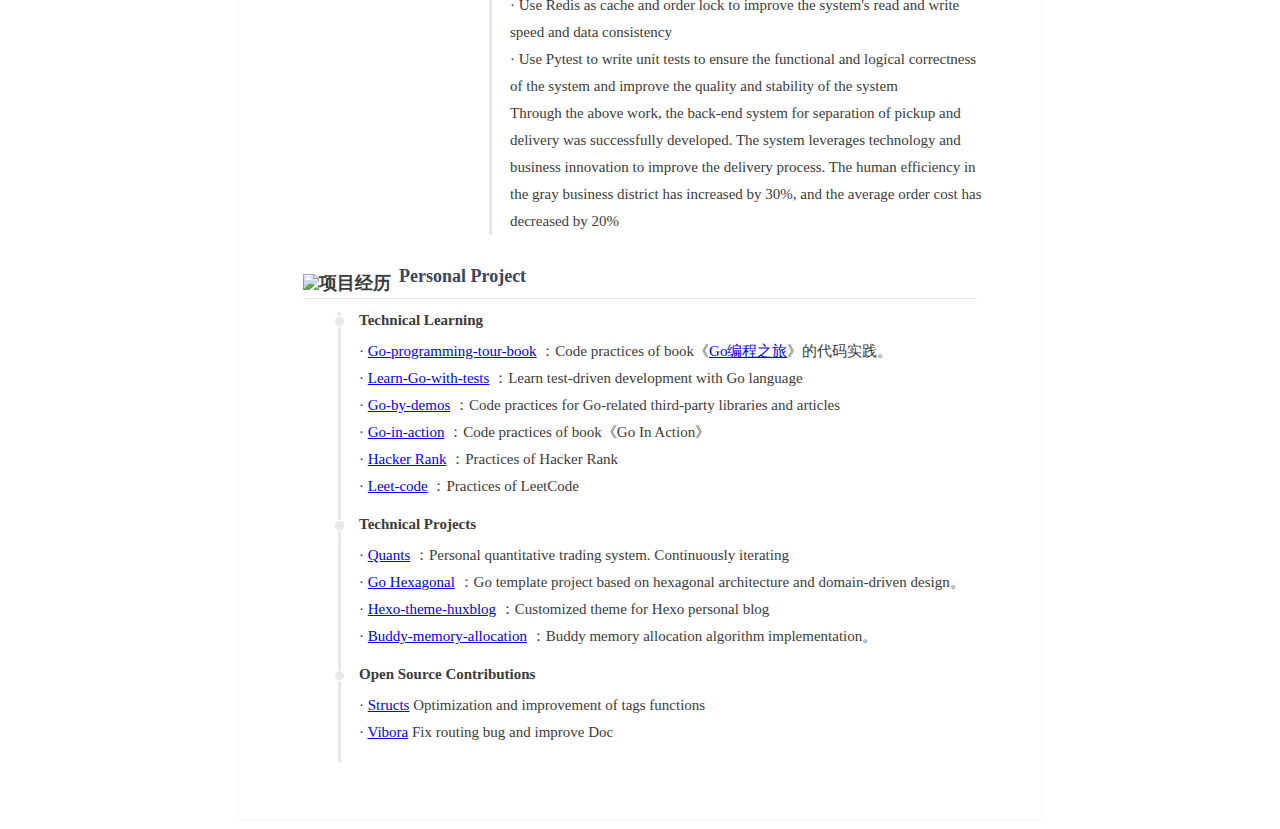
<file: index.en.html>
<!DOCTYPE html>
<!-- saved from url=(0113)https://mail.qq.com/cgi-bin/readtemplate?s=content&func=print&kvclick=resume|my_resume|print&sid=ESnYjnTQVFDyRnon -->
<html>
<head>
    <meta http-equiv="Content-Type" content="text/html; charset=utf-8">
    <title>Backend Engineer_Rancho</title></head>
<body>
<style>.resumeOther_wrapper {
    position: relative;
    width: 802px;
    margin: 0 auto;
    text-align: left;
    background-color: #fff;
    box-shadow: 0 0 2px rgba(0, 0, 0, .1);
}

.resumeOther_shadowForIe {
    position: absolute;
    left: -2px;
    top: -2px;
    right: 2px;
    bottom: 2px;
    z-index: 1;
    background-color: #000;
    filter: progid:DXImageTransform.Microsoft.Alpha(Opacity=5);
    -ms-filter: "progid:DXImageTransform.Microsoft.Blur(pixelradius=3)" "progid:DXImageTransform.Microsoft.Alpha(Opacity=20)";
    *zoom: 1;
    opacity: 0;
}

.resumeOther_cnt {
    position: relative;
    z-index: 2;
    margin: 0 auto;
    padding: 20px 0;
    background-color: #fff;
}</style>
<div class="resumeOther_wrapper">
    <div class="resumeOther_shadowForIe"></div>
    <div class="resumeOther_cnt">
        <table width="690" border="0" cellspacing="0" cellpadding="0"
               style="table-layout: fixed;margin: 0 auto; background-color: #fff; color: #3b3b3b;">
            <tbody>
            <tr>
                <td width="580">
                    <div style=" width: 580px;"></div>
                </td>
                <td>
                    <div style=" width: 110px;"></div>
                </td>
            </tr>
            <tr>
                <td valign="top" style="padding: 31px 33px 0 10px; color: #000; line-height: 1;">
                    <div>
                        <table border="0" cellspacing="0" cellpadding="0">
                            <tbody>
                            <tr>
                                <td align="left"
                                    style="font-size: 15px; line-height: 1.8; word-break: break-word; font-family: &#39;lucida Grande&#39;, Verdana;padding: 7px; ">
                                    <div style="font-size: 34px; font-weight: bold; color: #374760; line-height: 1;">
                                       Rancho (赵楠灿)
                                    </div>
                                    <div style="font-size: 1px;height: 17px; line-height: 17px;"></div>
                                    <div><span>Sex：Male&nbsp;&nbsp;</span>
                                        <span style="color: #bbb;">|</span>&nbsp;&nbsp;<span>Bachelor&nbsp;&nbsp;</span>
                                    </div>
                                    <div><span>Birthplace: Zhejiang&nbsp;&nbsp;</span>
                                        <span style="color: #bbb;">|</span>&nbsp;&nbsp;<span>Location：Shanghai&nbsp;&nbsp;</span>
                                        <div style="font-size: 1px;height: 4px; line-height: 4px;"></div>
                                        <div>
                                            <span>Birthday：1994.11&nbsp;&nbsp;</span>
                                            <span style="color: #bbb;">|</span>&nbsp;&nbsp;<span>About 7 years of work experience&nbsp;&nbsp;</span>
                                        </div>
                                        <div><span>Contact information：&nbsp;&nbsp;</span><span>18883855775&nbsp;&nbsp;</span>
                                            <span style="color: #bbb;">|</span>&nbsp;&nbsp;<span>1006959160@qq.com</span>
                                        </div>
                                        <div style="font-size: 1px;height: 4px; line-height: 4px;"></div>
                                        <div><span>Personal Blog：</span><span><a href="https://blog.ranchocooper.com">https://blog.ranchocooper.com</a>
                                        <div style="font-size: 1px;height: 4px; line-height: 4px;"></div>
                                        <div><span>Github：</span><a href="https://github.com/RanchoCooper">https://github.com/RanchoCooper</a></div>
                                        <div style="font-size: 1px;height: 4px; line-height: 4px;"></div>
                                    </div>
                                </td>
                            </tr>
                            </tbody>
                        </table>
                    </div>
                </td>
                <td valign="top" align="right" style="padding: 3px 12px 20px 0px; text-align: center; line-height: 0;">
                    <img src="/static/image/photo.jpg" width="150" style="margin-left: -80px; margin-top: 20px;"/>
                    <div></div>
                </td>
            </tr>
            <tr>
                <td colspan="2"
                    style="padding: 0 0 30px;font-size: 15px; line-height: 1.8; word-break: break-word; font-family: &#39;lucida Grande&#39;, Verdana;">
                    <!--                    <div style="display: block">-->
                    <!--                        <div style="font-size: 1px;height: 12px; line-height: 12px;"></div>-->
                    <!--                        <table width="690" border="0" cellspacing="0" cellpadding="0" style="table-layout: fixed;">-->
                    <!--                            <tbody>-->
                    <!--                            <tr>-->
                    <!--                                <td colspan="2"-->
                    <!--                                    style="position: relative; padding: 13px 40px 6px 8px; font-size: 18px; font-weight: bold; line-height: 1; font-family: &#39;lucida Grande&#39;, Verdana;">-->
                    <!--                                    <img name="ico_t3CareerObjective20150617.png"-->
                    <!--                                         style="width: 26px; height: 26px; vertical-align: -7px; content: url(https://rescdn.qqmail.com/zh_CN/htmledition/images/webp/resume/template/ico_t3CareerObjective_png8264f47.png); _content: url(https://rescdn.qqmail.com/zh_CN/htmledition/images/webp/resume/template/ico_t3CareerObjective_png8264f47.png);"-->
                    <!--                                         src="./后端工程师_赵楠灿_files/ico_t3CareerObjective_png8264f47.png"-->
                    <!--                                         alt="求职意向"><span style="padding-left: 8px; color: #374760; ">求职意向</span></td>-->
                    <!--                            </tr>-->
                    <!--                            <tr>-->
                    <!--                                <td colspan="2" valign="top" style="padding: 0 8px 13px;">-->
                    <!--                                    <div style=" height: 1px; background-color: #e8e8e8; line-height: 1px; font-size: 1px;"></div>-->
                    <!--                                </td>-->
                    <!--                            </tr>-->
                    <!--                            <tr>-->
                    <!--                                <td colspan="2"-->
                    <!--                                    style="padding: 0 0 7px 40px; font-size: 15px; line-height: 1.8; word-break: break-word; font-family: &#39;lucida Grande&#39;, Verdana;">-->
                    <!--                                    <div style="">-->
                    <!--                                        <div>后端工程师(Golang)&nbsp;&nbsp;上海</div>-->
                    <!--                                    </div>-->
                    <!--                                </td>-->
                    <!--                            </tr>-->
                    <!--                            <tr>-->
                    <!--                                <td colspan="2" style="height: 7px; line-height: 7px;"></td>-->
                    <!--                            </tr>-->
                    <!--                            </tbody>-->
                    <!--                        </table>-->
                    <!--                    </div>-->
                    <div style="display: block">
                        <div style="font-size: 1px;height: 12px; line-height: 12px;"></div>
                        <table width="690" border="0" cellspacing="0" cellpadding="0" style="table-layout: fixed;">
                            <tbody>
                            <tr>
                                <td colspan="2"
                                    style="position: relative; padding: 13px 40px 6px 8px; font-size: 18px; font-weight: bold; line-height: 1; font-family: &#39;lucida Grande&#39;, Verdana;">
                                    <img name="ico_t3EduExp20150617.png"
                                         style="width: 26px; height: 26px; vertical-align: -7px; content: url(https://rescdn.qqmail.com/zh_CN/htmledition/images/webp/resume/template/ico_t3EduExp_png8264f47.png); _content: url(https://rescdn.qqmail.com/zh_CN/htmledition/images/webp/resume/template/ico_t3EduExp_png8264f47.png);"
                                         src="./后端工程师_赵楠灿_files/ico_t3EduExp_png8264f47.png"
                                         alt="教育经历"><span style="padding-left: 8px; color: #374760; ">Education Experience</span></td>
                            </tr>
                            <tr>
                                <td colspan="2" valign="top" style="padding: 0 8px 13px;">
                                    <div style=" height: 1px; background-color: #e8e8e8; line-height: 1px; font-size: 1px;"></div>
                                </td>
                            </tr>
                            <tr index="0">
                                <td colspan="2" style="padding-left: 40px; ">
                                    <table width="647" border="0" cellspacing="0" cellpadding="0"
                                           style="table-layout: fixed;">
                                        <tbody>
                                        <tr>
                                            <td width="151" valign="top"
                                                style="font-size: 15px; line-height: 1.0; word-break: break-word; font-family: &#39;lucida Grande&#39;, Verdana;">
                                                <div style="color: #3b3b3b;">2013.09&nbsp;-&nbsp;2017.06</div>
                                            </td>
                                            <td width="20" height="18" valign="center"
                                                style="font-size: 14px; line-height: 1.5; word-break: break-word; -webkit-font-smoothing: antialiased; font-family: &#39;lucida Grande&#39;, Verdana;"></td>
                                            <td valign="top"
                                                style="padding: 1px 0 3px 4px;font-size: 15px; line-height: 1.0; word-break: break-word; font-family: &#39;lucida Grande&#39;, Verdana;">
                                                <div>Chongqing University of Posts and Telecommunications - Computer Science and technology - Bachelor Degree</div>
                                            </td>
                                        </tr>
                                        </tbody>
                                    </table>
                                </td>
                            </tr>
                            <tr>
                                <td colspan="2" style="height: 7px; line-height: 7px;"></td>
                            </tr>
                            </tbody>
                        </table>
                    </div>
                    <div style="display: block">
                        <div style="font-size: 1px;height: 12px; line-height: 12px;"></div>
                        <table width="690" border="0" cellspacing="0" cellpadding="0" style="table-layout: fixed;">
                            <tbody>
                            <tr>
                                <td colspan="2"
                                    style="position: relative; padding: 13px 40px 6px 8px; font-size: 18px; font-weight: bold; line-height: 1; font-family: &#39;lucida Grande&#39;, Verdana;">
                                    <img name="ico_t3SelfEvaluation.png"
                                         style="width: 26px; height: 26px; vertical-align: -7px; content: url(https://rescdn.qqmail.com/zh_CN/htmledition/images/webp/resume/template/ico_t3SelfEvaluation_png8264f47.png); _content: url(https://rescdn.qqmail.com/zh_CN/htmledition/images/webp/resume/template/ico_t3SelfEvaluation_png8264f47.png);"
                                         src="./后端工程师_赵楠灿_files/ico_t3SelfEvaluation_png8264f47.png"
                                         alt="自我评价"><span style="padding-left: 8px; color: #374760; ">Self Evaluation</span></td>
                            </tr>
                            <tr>
                                <td colspan="2" valign="top" style="padding: 0 8px 13px;">
                                    <div style=" height: 1px; background-color: #e8e8e8; line-height: 1px; font-size: 1px;"></div>
                                </td>
                            </tr>
                            <tr>
                                <td colspan="2"
                                    style="padding: 0 0 7px 40px; font-size: 15px; line-height: 1.8; word-break: break-word; font-family: &#39;lucida Grande&#39;, Verdana;">
                                    <div style="">
                                        <div>Fundamentals: Having a gentle personality, I'm easygoing, willing to communicate and helpful</div>

                                        <div>Self Motivation: I read a lot every year, focusing on communication expression, cognitive improvement, product design, social sciences, and humanities </div>

                                        <div>Learning Ability: Able to quickly complete language transformation, quickly become familiar with unfamiliar technology stacks, and quickly become familiar with company business</div>

                                        <div>Job Performance: Positive and enthusiastic about work, with strong sense of responsibility. Project delivery is of high quality and has a good reputation during his tenure</div>

                                        <div>Engineering Architecture: Have certain practical experience in Domain-Drive-Design(DDD) implementation</div>

                                        <div>Business Experience: Logistics system-rider fulfillment, online education-paid courses, AB experiment system</div>
                                    </div>
                                </td>
                            </tr>
                            </tbody>
                        </table>
                    </div>
                    <div style="display: block">
                        <div style="font-size: 1px;height: 12px; line-height: 12px;"></div>
                        <table width="690" border="0" cellspacing="0" cellpadding="0" style="table-layout: fixed;">
                            <tbody>
                            <tr>
                                <td colspan="2"
                                    style="position: relative; padding: 13px 40px 6px 8px; font-size: 18px; font-weight: bold; line-height: 1; font-family: &#39;lucida Grande&#39;, Verdana;">
                                    <img name="ico_t3ProfessionalSkills20150617.png"
                                         style="width: 26px; height: 26px; vertical-align: -7px; content: url(https://rescdn.qqmail.com/zh_CN/htmledition/images/webp/resume/template/ico_t3ProfessionalSkills_png8264f47.png); _content: url(https://rescdn.qqmail.com/zh_CN/htmledition/images/webp/resume/template/ico_t3ProfessionalSkills_png8264f47.png)"
                                         ;=""
                                         src="./后端工程师_赵楠灿_files/ico_t3ProfessionalSkills_png8264f47.png"
                                         alt="专业技能"><span style="padding-left: 8px; color: #374760; ">Professional Skill</span></td>
                            </tr>
                            <tr>
                                <td colspan="2" valign="top" style="padding: 0 8px 13px;">
                                    <div style=" height: 1px; background-color: #e8e8e8; line-height: 1px; font-size: 1px;"></div>
                                </td>
                            </tr>
                            <tr index="">
                                <td colspan="2" style="padding-left: 40px; ">
                                    <table width="677" border="0" cellspacing="0" cellpadding="0"
                                           style="table-layout: fixed;">
                                        <tbody>
                                        <tr>
                                            <td height="6" style="line-height: 0; font-size: 1px;">&nbsp;</td>
                                        </tr>
                                        <tr>
                                            <td valign="top"
                                                style=" padding-top: 1px; font-size: 15px; line-height: 1.8; word-break: break-word; font-family: &#39;lucida Grande&#39;, Verdana;">
                                                <div>· Familiar with Golang (currently the main language) and familiar with common frameworks such as Gin and GORM</div>
                                                <div>· Familiar with Python, familiar with advanced features such as iterators, generators, and coroutines, and master common frameworks such as Flask and SQLAlchemy</div>
                                                <div>· Understand Java and master the use of common frameworks such as Spring and Mybatis</div>
                                                <br>
                                                <div>· Familiar with MySQL</div>
                                                <div>· Familiar with Redis</div>
                                                <div>· Familiar with Kafka</div>
                                                <br>
                                                <div>· Familiar with Linux system and common commands</div>
                                                <div>· Familiar with IDEA，Familiar with editor like Vim</div>
                                                <div>· Familiar with Git and Git Workflow</div>
                                            </td>
                                        </tr>
                                        </tbody>
                                    </table>
                                </td>
                            </tr>
                            <tr>
                                <td colspan="2" style="height: 7px; line-height: 7px;"></td>
                            </tr>
                            </tbody>
                        </table>
                    </div>
                    <div style="display: block">
                        <div style="font-size: 1px;height: 12px; line-height: 12px;"></div>
                        <table width="690" border="0" cellspacing="0" cellpadding="0" style="table-layout: fixed;">
                            <tbody>
                            <tr>
                                <td colspan="2"
                                    style="position: relative; padding: 13px 40px 6px 8px; font-size: 18px; font-weight: bold; line-height: 1; font-family: &#39;lucida Grande&#39;, Verdana;">
                                    <img name="ico_t3CareerObjective_png8264f47.png"
                                         style="width: 26px; height: 26px; vertical-align: -7px; content: url(https://rescdn.qqmail.com/zh_CN/htmledition/images/webp/resume/template/ico_t3CareerObjective_png8264f47.png); _content: url(https://rescdn.qqmail.com/zh_CN/htmledition/images/webp/resume/template/ico_t3CareerObjective_png8264f47.png);"
                                         src="./后端工程师_赵楠灿_files/ico_t3CareerObjective_png8264f47.png"
                                         alt="工作经历"><span style="padding-left: 8px; color: #374760; ">Work Experience</span></td>
                            </tr>
                            <tr>
                                <td colspan="2" valign="top" style="padding: 0 8px 13px;">
                                    <div style=" height: 1px; background-color: #e8e8e8; line-height: 1px; font-size: 1px;"></div>
                                </td>
                            </tr>
                            <tr index="0">
                                <td colspan="2" style="padding-left: 40px; ">
                                    <table width="647" border="0" cellspacing="0" cellpadding="0"
                                           style="table-layout: fixed;">
                                        <tbody>
                                        <tr>
                                            <td width="151" valign="top"
                                                style="font-size: 15px; line-height: 1.0; word-break: break-word; font-family: &#39;lucida Grande&#39;, Verdana;">
                                                <div style="color: #3b3b3b;">2021.09 - 2023.06</div>
                                            </td>
                                            <td width="20" height="14" valign="bottom"
                                                style="font-size: 14px; line-height: 1.5; word-break: break-word; -webkit-font-smoothing: antialiased; font-family: &#39;lucida Grande&#39;, Verdana;">
                                                <img width="9" height="14" name="timeline_top.png_90886"
                                                     style="vertical-align: bottom; content: url(https://rescdn.qqmail.com/zh_CN/htmledition/images/webp/resume/template/timeline_top20704c.png); _content: url(https://rescdn.qqmail.com/zh_CN/htmledition/images/webp/resume/template/timeline_top_png820704c.png);"
                                                     src="./后端工程师_赵楠灿_files/timeline_top_png820704c.png"
                                                     alt="时间轴顶部"></td>
                                            <td valign="top"
                                                style="padding: 1px 0 3px 4px;font-weight: bold; font-size: 15px;margin-bottom:7px;font-size: 15px; line-height: 1.0; word-break: break-word; font-family: &#39;lucida Grande&#39;, Verdana;">
                                                <div style="font-weight: bold; font-size: 15px;margin-bottom: 1px;">
                                                    Binance - E&C - Expert Backend Engineer
                                                </div>
                                            </td>
                                        </tr>
                                        <tr>
                                            <td colspan="3">
                                                <table width="647" border="0" cellspacing="0" cellpadding="0"
                                                       style="table-layout: fixed;">
                                                    <tbody>
                                                    <tr>
                                                        <td width="154" valign="top"></td>
                                                        <td style=" padding: 5px 0 0 18px; border-left: 3px solid #e8e8e8;font-size: 14px; line-height: 1.5; word-break: break-word; -webkit-font-smoothing: antialiased; font-family: &#39;lucida Grande&#39;, Verdana;">
                                                            <div style="font-size: 15px; line-height: 1.8; word-break: break-word; font-family: &#39;lucida Grande&#39;, Verdana;">
                                                                <div style="font-size: 15px; line-height: 1.8;">
                                                                    <div>· In charge of the company's AB experience system's functional development and program design </div>
                                                                    <div>· Responsible for guiding and mentoring junior engineers on the dotted line</div>
                                                                </div>
                                                            </div>
                                                        </td>
                                                    </tr>
                                                    </tbody>
                                                </table>
                                            </td>
                                        </tr>
                                        <tr>
                                            <td colspan="3">
                                                <table width="685" border="0" cellspacing="0" cellpadding="0"
                                                       style="table-layout: fixed;">
                                                    <tbody>
                                                    <tr>
                                                        <td width="154" valign="top"></td>
                                                        <td style="padding-left: 66px; border-left: 3px solid #e8e8e8; font-size: 14px; line-height: 1.5; word-break: break-word; -webkit-font-smoothing: antialiased; font-family: &#39;lucida Grande&#39;, Verdana;">
                                                            <div style="font-size: 1px;height: 16px; line-height: 16px;">
                                                                &nbsp;
                                                            </div>
                                                        </td>
                                                    </tr>
                                                    </tbody>
                                                </table>
                                            </td>
                                        </tr>
                                        </tbody>
                                    </table>
                                </td>
                            </tr>
                            <tr index="1">
                                <td colspan="2" style="padding-left: 40px; ">
                                    <table width="647" border="0" cellspacing="0" cellpadding="0"
                                           style="table-layout: fixed;">
                                        <tbody>
                                        <tr>
                                            <td width="151" valign="top"
                                                style="font-size: 15px; line-height: 1.0; word-break: break-word; font-family: &#39;lucida Grande&#39;, Verdana;">
                                                <div style="color: #3b3b3b;">2019.11&nbsp;-&nbsp;2021.01</div>
                                            </td>
                                            <td width="20" height="14" valign="bottom"
                                                style="font-size: 14px; line-height: 1.5; word-break: break-word; -webkit-font-smoothing: antialiased; font-family: &#39;lucida Grande&#39;, Verdana;">
                                                <img width="9" height="14" name="timeline_top.png_90886"
                                                     style="vertical-align: bottom; content: url(https://rescdn.qqmail.com/zh_CN/htmledition/images/webp/resume/template/timeline_top20704c.png); _content: url(https://rescdn.qqmail.com/zh_CN/htmledition/images/webp/resume/template/timeline_top_png820704c.png);"
                                                     src="./后端工程师_赵楠灿_files/timeline_top_png820704c.png"
                                                     alt="时间轴顶部"></td>
                                            <td valign="top"
                                                style="padding: 1px 0 3px 4px;font-weight: bold; font-size: 15px;margin-bottom:7px;font-size: 15px; line-height: 1.0; word-break: break-word; font-family: &#39;lucida Grande&#39;, Verdana;">
                                                <div style="font-weight: bold; font-size: 15px;margin-bottom: 1px;">
                                                    Laix - Technology Department - Senior Backend Engineer
                                                </div>
                                            </td>
                                        </tr>
                                        <tr>
                                            <td colspan="3">
                                                <table width="647" border="0" cellspacing="0" cellpadding="0"
                                                       style="table-layout: fixed;">
                                                    <tbody>
                                                    <tr>
                                                        <td width="154" valign="top"></td>
                                                        <td style=" padding: 5px 0 0 18px; border-left: 3px solid #e8e8e8;font-size: 14px; line-height: 1.5; word-break: break-word; -webkit-font-smoothing: antialiased; font-family: &#39;lucida Grande&#39;, Verdana;">
                                                            <div style="font-size: 15px; line-height: 1.8; word-break: break-word; font-family: &#39;lucida Grande&#39;, Verdana;">
                                                                <div style="font-size: 15px; line-height: 1.8;">
                                                                    <div>· In charge of developing the functional design and program design for small class classes (Elite), authentic pronunciation (Bell) and other business projects</div>
                                                                </div>
                                                            </div>
                                                        </td>
                                                    </tr>
                                                    </tbody>
                                                </table>
                                            </td>
                                        </tr>
                                        <tr>
                                            <td colspan="3">
                                                <table width="685" border="0" cellspacing="0" cellpadding="0"
                                                       style="table-layout: fixed;">
                                                    <tbody>
                                                    <tr>
                                                        <td width="154" valign="top"></td>
                                                        <td style="padding-left: 66px; border-left: 3px solid #e8e8e8; font-size: 14px; line-height: 1.5; word-break: break-word; -webkit-font-smoothing: antialiased; font-family: &#39;lucida Grande&#39;, Verdana;">
                                                            <div style="font-size: 1px;height: 16px; line-height: 16px;">
                                                                &nbsp;
                                                            </div>
                                                        </td>
                                                    </tr>
                                                    </tbody>
                                                </table>
                                            </td>
                                        </tr>
                                        </tbody>
                                    </table>
                                </td>
                            </tr>
                            <tr index="2">
                                <td colspan="2" style="padding-left: 40px; ">
                                    <table width="647" border="0" cellspacing="0" cellpadding="0"
                                           style="table-layout: fixed;">
                                        <tbody>
                                        <tr>
                                            <td width="151" valign="top"
                                                style="font-size: 15px; line-height: 1.0; word-break: break-word; font-family: &#39;lucida Grande&#39;, Verdana;">
                                                <div style="color: #3b3b3b;">2017.07&nbsp;-&nbsp;2019.11</div>
                                            </td>
                                            <td width="20" height="14" valign="bottom"
                                                style="font-size: 14px; line-height: 1.5; word-break: break-word; -webkit-font-smoothing: antialiased; font-family: &#39;lucida Grande&#39;, Verdana;">
                                                <img width="9" height="14" name="timeline_top.png_90886"
                                                     style="vertical-align: bottom; content: url(https://rescdn.qqmail.com/zh_CN/htmledition/images/webp/resume/template/timeline_top20704c.png); _content: url(https://rescdn.qqmail.com/zh_CN/htmledition/images/webp/resume/template/timeline_top_png820704c.png);"
                                                     src="./后端工程师_赵楠灿_files/timeline_top_png820704c.png"
                                                     alt="时间轴顶部"></td>
                                            <td valign="top"
                                                style="padding: 1px 0 3px 4px;font-weight: bold; font-size: 15px;margin-bottom:7px;font-size: 15px; line-height: 1.0; word-break: break-word; font-family: &#39;lucida Grande&#39;, Verdana;">
                                                <div style="font-weight: bold; font-size: 15px;margin-bottom: 1px;">
                                                    Alibaba Local-life(ele.me) - Logistics R&D Department&nbsp;- Senior Backend Engineer
                                                </div>
                                            </td>
                                        </tr>
                                        <tr>
                                            <td colspan="3">
                                                <table width="647" border="0" cellspacing="0" cellpadding="0"
                                                       style="table-layout: fixed;">
                                                    <tbody>
                                                    <tr>
                                                        <td width="154" valign="top"></td>
                                                        <td style=" padding: 5px 0 0 18px; border-left: 3px solid #e8e8e8;font-size: 14px; line-height: 1.5; word-break: break-word; -webkit-font-smoothing: antialiased; font-family: &#39;lucida Grande&#39;, Verdana;">
                                                            <div style="font-size: 15px; line-height: 1.8; word-break: break-word; font-family: &#39;lucida Grande&#39;, Verdana;">
                                                                <div style="font-size: 15px; line-height: 1.8;">
                                                                    <div>· Responsible for developing and designing logistics projects such as pick-up and delivery separation, terminal distribution, robot delivery, etc </div>
                                                                    <div>· Responsible for horizontally improving the single test coverage for each production line within the large logistics department </div>
                                                                    <div>· Serving as a mentor to new students. </div>
                                                                </div>
                                                            </div>
                                                        </td>
                                                    </tr>
                                                    </tbody>
                                                </table>
                                            </td>
                                        </tr>
                                        <tr>
                                            <td colspan="3">
                                                <table width="685" border="0" cellspacing="0" cellpadding="0"
                                                       style="table-layout: fixed;">
                                                    <tbody>
                                                    <tr>
                                                        <td width="154" valign="top"></td>
                                                        <td style="padding-left: 66px; border-left: 3px solid #e8e8e8; font-size: 14px; line-height: 1.5; word-break: break-word; -webkit-font-smoothing: antialiased; font-family: &#39;lucida Grande&#39;, Verdana;">
                                                            <div style="font-size: 1px;height: 16px; line-height: 16px;">
                                                                &nbsp;
                                                            </div>
                                                        </td>
                                                    </tr>
                                                    </tbody>
                                                </table>
                                            </td>
                                        </tr>
                                        </tbody>
                                    </table>
                                </td>
                            </tr>
                            <tr index="3">
                                <td colspan="2" style="padding-left: 40px; ">
                                    <table width="647" border="0" cellspacing="0" cellpadding="0"
                                           style="table-layout: fixed;">
                                        <tbody>
                                        <tr>
                                            <td width="151" valign="top"
                                                style="font-size: 15px; line-height: 1.0; word-break: break-word; font-family: &#39;lucida Grande&#39;, Verdana;">
                                                <div style="color: #3b3b3b;">2017.01&nbsp;- 2017.04</div>
                                            </td>
                                            <td width="20" height="14" valign="top"
                                                style="font-size: 14px; line-height: 1.5; word-break: break-word; -webkit-font-smoothing: antialiased; font-family: &#39;lucida Grande&#39;, Verdana;">
                                                <img width="9" height="14" name="timeline_bottom.png_47588"
                                                     style="vertical-align: top; content: url(https://rescdn.qqmail.com/zh_CN/htmledition/images/webp/resume/template/timeline_bottom20704c.png); _content: url(https://rescdn.qqmail.com/zh_CN/htmledition/images/webp/resume/template/timeline_bottom_png820704c.png);"
                                                     src="./后端工程师_赵楠灿_files/timeline_bottom_png820704c.png"
                                                     alt="时间轴底部"></td>
                                            <td valign="top"
                                                style="padding: 1px 0 3px 4px;font-weight: bold; font-size: 15px;margin-bottom:7px;font-size: 15px; line-height: 1.0; word-break: break-word; font-family: &#39;lucida Grande&#39;, Verdana;">
                                                <div style="font-weight: bold; font-size: 15px;margin-bottom: 1px;">Zhihu.com- Python Engineer(Intern)
                                                </div>
                                            </td>
                                        </tr>
                                        <tr>
                                            <td colspan="3">
                                                <table width="647" border="0" cellspacing="0" cellpadding="0"
                                                       style="table-layout: fixed;">
                                                    <tbody>
                                                    <tr>
                                                        <td width="154" valign="top"></td>
                                                        <td style=" padding: 5px 0 0 18px; border-left: 3px solid #e8e8e8;font-size: 14px; line-height: 1.5; word-break: break-word; -webkit-font-smoothing: antialiased; font-family: &#39;lucida Grande&#39;, Verdana;">
                                                            <div style="font-size: 15px; line-height: 1.8; word-break: break-word; font-family: &#39;lucida Grande&#39;, Verdana;">
                                                                <div style="font-size: 15px; line-height: 1.8;">
                                                                    <div>· Responsible for the design and implementation of requirements related to Zhihu community website daily report </div>
                                                                    <div>· Participate in the discussion and formulation of technical solutions </div>
                                                                </div>
                                                            </div>
                                                        </td>
                                                    </tr>
                                                    </tbody>
                                                </table>
                                            </td>
                                        </tr>
                                        <tr>
                                            <td colspan="3">
                                                <div style="font-size: 1px;font-size: 0;line-height: 0;"></div>
                                            </td>
                                        </tr>
                                        </tbody>
                                    </table>
                                </td>
                            </tr>
                            <tr>
                                <td colspan="2" style="height: 7px; line-height: 7px;"></td>
                            </tr>
                            </tbody>
                        </table>
                    </div>
                    <div style="display: block">
                        <div style="font-size: 1px;height: 12px; line-height: 12px;"></div>
                        <table width="690" border="0" cellspacing="0" cellpadding="0" style="table-layout: fixed;">
                            <tbody>
                            <tr>
                                <td colspan="2"
                                    style="position: relative; padding: 13px 40px 6px 8px; font-size: 18px; font-weight: bold; line-height: 1; font-family: &#39;lucida Grande&#39;, Verdana;">
                                    <img name="ico_t3WorkExp20150617.png"
                                         style="width: 26px; height: 26px; vertical-align: -7px; content: url(https://rescdn.qqmail.com/zh_CN/htmledition/images/webp/resume/template/ico_t3WorkExp_png8264f47.png); _content: url(https://rescdn.qqmail.com/zh_CN/htmledition/images/webp/resume/template/ico_t3WorkExp_png8264f47.png);"
                                         src="./后端工程师_赵楠灿_files/ico_t3WorkExp_png8264f47.png"
                                         alt="项目经历"><span style="padding-left: 8px; color: #374760; ">Project Experience</span></td>
                            </tr>
                            <tr>
                                <td colspan="2" valign="top" style="padding: 0 8px 13px;">
                                    <div style=" height: 1px; background-color: #e8e8e8; line-height: 1px; font-size: 1px;"></div>
                                </td>
                            </tr>
                            <tr index="0">
                                <td colspan="2" style="padding-left: 40px; ">
                                    <table width="647" border="0" cellspacing="0" cellpadding="0"
                                           style="table-layout: fixed;">
                                        <tbody>
                                        <tr>
                                            <td width="151" valign="top"
                                                style="font-size: 15px; line-height: 1.0; word-break: break-word; font-family: &#39;lucida Grande&#39;, Verdana;">
                                                <div style="color: #3b3b3b;">2021.09 - 2023.06</div>
                                            </td>
                                            <td width="20" height="14" valign="bottom"
                                                style="font-size: 14px; line-height: 1.5; word-break: break-word; -webkit-font-smoothing: antialiased; font-family: &#39;lucida Grande&#39;, Verdana;">
                                                <img width="9" height="14" name="timeline_top.png_90886"
                                                     style="vertical-align: bottom; content: url(https://rescdn.qqmail.com/zh_CN/htmledition/images/webp/resume/template/timeline_top20704c.png); _content: url(https://rescdn.qqmail.com/zh_CN/htmledition/images/webp/resume/template/timeline_top_png820704c.png);"
                                                     src="./后端工程师_赵楠灿_files/timeline_top_png820704c.png"
                                                     alt="时间轴顶部"></td>
                                            <td valign="top"
                                                style="padding: 1px 0 3px 4px;font-weight: bold; font-size: 15px;margin-bottom:7px;font-size: 15px; line-height: 1.0; word-break: break-word; font-family: &#39;lucida Grande&#39;, Verdana;">
                                                <div style="font-weight: bold; font-size: 15px;margin-bottom: 1px;">
                                                    Binance - Themis(AB experience system) - Expert Backend Engineer(Golang)
                                                </div>
                                            </td>
                                        </tr>
                                        <tr>
                                            <td colspan="3">
                                                <table width="647" border="0" cellspacing="0" cellpadding="0"
                                                       style="table-layout: fixed;">
                                                    <tbody>
                                                    <tr>
                                                        <td width="154" valign="top"></td>
                                                        <td style=" padding: 5px 0 0 18px; border-left: 3px solid #e8e8e8;font-size: 14px; line-height: 1.5; word-break: break-word; -webkit-font-smoothing: antialiased; font-family: &#39;lucida Grande&#39;, Verdana;">
                                                            <div style="font-size: 15px; line-height: 1.8; word-break: break-word; font-family: &#39;lucida Grande&#39;, Verdana;">
                                                                <div style="font-size: 15px; line-height: 1.8;">
                                                                    <div>In this project, I was responsible for iterating the company's AB experiment system, including management backend, distribution engine, and data analysis modules. Technology stack includes Gin framework, MySQL, Redis, Kafka message queue and OKTA authentication</div>
                                                                    <div>· Analyze and understand the architecture and functions of the existing AB experimental system to ensure the accuracy and consistency of iterations</div>
                                                                    <div>· Use the Gin framework to develop backend APIs, including routing design, data processing and error handling, etc</div>
                                                                    <div>· Design and optimize the MySQL database table structure and write corresponding SQL query statements</div>
                                                                    <div>· Use Redis cache to store and read frequently accessed data to improve system performance</div>
                                                                    <div>· Use Kafka message queue to implement asynchronous communication between modules and handle message push of experimental changes (based on the company's internal IM tool)</div>
                                                                    <div>· Integrate OKTA authentication to ensure user security authentication and rights management, and protect system data and functions</div>
                                                                    <div>· Integrate Casbin permission management to ensure system permission management and protect system data and functions</div>
                                                                    <div>Through the above work, the company's AB experience system was successfully iterated, and the core modules were optimized and improved, improving the function and performance of the system while ensuring the safety and reliability of the system. Overall, it improves the company's experimental results and product decision-making, as well as customer satisfaction and team work efficiency</div>
                                                                </div>
                                                            </div>
                                                        </td>
                                                    </tr>
                                                    </tbody>
                                                </table>
                                            </td>
                                        </tr>
                                        <tr>
                                            <td colspan="3">
                                                <table width="685" border="0" cellspacing="0" cellpadding="0"
                                                       style="table-layout: fixed;">
                                                    <tbody>
                                                    <tr>
                                                        <td width="154" valign="top"></td>
                                                        <td style="padding-left: 66px; border-left: 3px solid #e8e8e8; font-size: 14px; line-height: 1.5; word-break: break-word; -webkit-font-smoothing: antialiased; font-family: &#39;lucida Grande&#39;, Verdana;">
                                                            <div style="font-size: 1px;height: 16px; line-height: 16px;">
                                                                &nbsp;
                                                            </div>
                                                        </td>
                                                    </tr>
                                                    </tbody>
                                                </table>
                                            </td>
                                        </tr>
                                        </tbody>
                                    </table>
                                </td>
                            </tr>
                            <tr index="1">
                                <td colspan="2" style="padding-left: 40px; ">
                                    <table width="647" border="0" cellspacing="0" cellpadding="0"
                                           style="table-layout: fixed;">
                                        <tbody>
                                        <tr>
                                            <td width="151" valign="top"
                                                style="font-size: 15px; line-height: 1.0; word-break: break-word; font-family: &#39;lucida Grande&#39;, Verdana;">
                                                <div style="color: #3b3b3b;">2022.01 - 2022.04</div>
                                            </td>
                                            <td width="20" height="14" valign="bottom"
                                                style="font-size: 14px; line-height: 1.5; word-break: break-word; -webkit-font-smoothing: antialiased; font-family: &#39;lucida Grande&#39;, Verdana;">
                                                <img width="9" height="14" name="timeline_top.png_90886"
                                                     style="vertical-align: bottom; content: url(https://rescdn.qqmail.com/zh_CN/htmledition/images/webp/resume/template/timeline_top20704c.png); _content: url(https://rescdn.qqmail.com/zh_CN/htmledition/images/webp/resume/template/timeline_top_png820704c.png);"
                                                     src="./后端工程师_赵楠灿_files/timeline_top_png820704c.png"
                                                     alt="时间轴顶部"></td>
                                            <td valign="top"
                                                style="padding: 1px 0 3px 4px;font-weight: bold; font-size: 15px;margin-bottom:7px;font-size: 15px; line-height: 1.0; word-break: break-word; font-family: &#39;lucida Grande&#39;, Verdana;">
                                                <div style="font-weight: bold; font-size: 15px;margin-bottom: 1px;">
                                                    Binance - Go Hexagonal - Expert Backend Engineer(Golang)
                                                </div>
                                            </td>
                                        </tr>
                                        <tr>
                                            <td colspan="3">
                                                <table width="647" border="0" cellspacing="0" cellpadding="0"
                                                       style="table-layout: fixed;">
                                                    <tbody>
                                                    <tr>
                                                        <td width="154" valign="top"></td>
                                                        <td style=" padding: 5px 0 0 18px; border-left: 3px solid #e8e8e8;font-size: 14px; line-height: 1.5; word-break: break-word; -webkit-font-smoothing: antialiased; font-family: &#39;lucida Grande&#39;, Verdana;">
                                                            <div style="font-size: 15px; line-height: 1.8; word-break: break-word; font-family: &#39;lucida Grande&#39;, Verdana;">
                                                                <div style="font-size: 15px; line-height: 1.8;">
                                                                    <div>Responsible for the development of the internal Golang framework based on hexagonal architecture and DDD domain-driven design</div>
                                                                    <div>· Conducted design and research on hexagonal architecture and DDD, and gained an in-depth understanding of its principles and practical ideas</div>
                                                                    <div>· Designed and implemented the Golang framework to ensure that it conforms to the hexagonal architecture and DDD design ideas</div>
                                                                    <div>· Use principles such as dependency inversion and dependency injection to make the framework highly flexible and testable </div>
                                                                    <div>· Integrate the company's internal development components, such as databases, caches and other components, to facilitate the use of internal personnel and get started with new projects</div>
                                                                    <div>· Developed a CLI tool that allows users to generate project structure and initial code with one click through simple command line operations</div>
                                                                    <div>Through the above work, I successfully developed the Golang framework based on hexagonal architecture and DDD domain-driven design, and integrated internal development components. The design and implementation of the framework conform to the principles of hexagonal architecture and DDD, and have good scalability and maintainability. The result of this project is a complete set of development frameworks and tools that help development teams quickly start new projects and develop according to best practices. Overall improved development efficiency, code quality and team collaboration effects </div>
                                                                </div>
                                                            </div>
                                                        </td>
                                                    </tr>
                                                    </tbody>
                                                </table>
                                            </td>
                                        </tr>
                                        <tr>
                                            <td colspan="3">
                                                <table width="685" border="0" cellspacing="0" cellpadding="0"
                                                       style="table-layout: fixed;">
                                                    <tbody>
                                                    <tr>
                                                        <td width="154" valign="top"></td>
                                                        <td style="padding-left: 66px; border-left: 3px solid #e8e8e8; font-size: 14px; line-height: 1.5; word-break: break-word; -webkit-font-smoothing: antialiased; font-family: &#39;lucida Grande&#39;, Verdana;">
                                                            <div style="font-size: 1px;height: 16px; line-height: 16px;">
                                                                &nbsp;
                                                            </div>
                                                        </td>
                                                    </tr>
                                                    </tbody>
                                                </table>
                                            </td>
                                        </tr>
                                        </tbody>
                                    </table>
                                </td>
                            </tr>
                            <tr index="2">
                                <td colspan="2" style="padding-left: 40px; ">
                                    <table width="647" border="0" cellspacing="0" cellpadding="0"
                                           style="table-layout: fixed;">
                                        <tbody>
                                        <tr>
                                            <td width="151" valign="top"
                                                style="font-size: 15px; line-height: 1.0; word-break: break-word; font-family: &#39;lucida Grande&#39;, Verdana;">
                                                <div style="color: #3b3b3b;">2020.02&nbsp;-&nbsp;2021.01</div>
                                            </td>
                                            <td width="20" height="14" valign="bottom"
                                                style="font-size: 14px; line-height: 1.5; word-break: break-word; -webkit-font-smoothing: antialiased; font-family: &#39;lucida Grande&#39;, Verdana;">
                                                <img width="9" height="14" name="timeline_top.png_90886"
                                                     style="vertical-align: bottom; content: url(https://rescdn.qqmail.com/zh_CN/htmledition/images/webp/resume/template/timeline_top20704c.png); _content: url(https://rescdn.qqmail.com/zh_CN/htmledition/images/webp/resume/template/timeline_top_png820704c.png);"
                                                     src="./后端工程师_赵楠灿_files/timeline_top_png820704c.png"
                                                     alt="时间轴顶部"></td>
                                            <td valign="top"
                                                style="padding: 1px 0 3px 4px;font-weight: bold; font-size: 15px;margin-bottom:7px;font-size: 15px; line-height: 1.0; word-break: break-word; font-family: &#39;lucida Grande&#39;, Verdana;">
                                                <div style="font-weight: bold; font-size: 15px;margin-bottom: 1px;">
                                                    Laix - Bell - Senior Backend Engineer(Golang)
                                                </div>
                                            </td>
                                        </tr>
                                        <tr>
                                            <td colspan="3">
                                                <table width="647" border="0" cellspacing="0" cellpadding="0"
                                                       style="table-layout: fixed;">
                                                    <tbody>
                                                    <tr>
                                                        <td width="154" valign="top"></td>
                                                        <td style=" padding: 5px 0 0 18px; border-left: 3px solid #e8e8e8;font-size: 14px; line-height: 1.5; word-break: break-word; -webkit-font-smoothing: antialiased; font-family: &#39;lucida Grande&#39;, Verdana;">
                                                            <div style="font-size: 15px; line-height: 1.8; word-break: break-word; font-family: &#39;lucida Grande&#39;, Verdana;">
                                                                <div style="font-size: 15px; line-height: 1.8;">
                                                                    <div>As a project member, participate in maintaining the Bell and support feature iterations</div>
                                                                    <div>· Maintain the Bell project, including troubleshooting and fixing problems, handling user feedback, and supporting the development of new features</div>
                                                                    <div>· Carry out the sub-database and sub-table transformation of hundreds of millions of large tables, analyze the database structure and business needs, design and implement corresponding sub-database and sub-table solutions </div>
                                                                    <div>· Use Golang to write the Alibaba OSS unified login interface to ensure that users can perform unified authentication and login</div>
                                                                    <div>· Use Grafana and Prometheus to build monitoring dashboards, configure monitoring indicators and alarm rules, and detect system performance and health status in real time</div>
                                                                    <div>Through the above work, the authentic pronunciation project was successfully maintained and functional iterations were supported. The result of the project is that Bell's authentic pronunciation runs stably, new functions are iterated, and performance is optimized. Improved project quality overall, improved user experience, user satisfaction and team work efficiency</div>
                                                                </div>
                                                            </div>
                                                        </td>
                                                    </tr>
                                                    </tbody>
                                                </table>
                                            </td>
                                        </tr>
                                        <tr>
                                            <td colspan="3">
                                                <table width="685" border="0" cellspacing="0" cellpadding="0"
                                                       style="table-layout: fixed;">
                                                    <tbody>
                                                    <tr>
                                                        <td width="154" valign="top"></td>
                                                        <td style="padding-left: 66px; border-left: 3px solid #e8e8e8; font-size: 14px; line-height: 1.5; word-break: break-word; -webkit-font-smoothing: antialiased; font-family: &#39;lucida Grande&#39;, Verdana;">
                                                            <div style="font-size: 1px;height: 16px; line-height: 16px;">
                                                                &nbsp;
                                                            </div>
                                                        </td>
                                                    </tr>
                                                    </tbody>
                                                </table>
                                            </td>
                                        </tr>
                                        </tbody>
                                    </table>
                                </td>
                            </tr>
                            <tr index="3">
                                <td colspan="2" style="padding-left: 40px; ">
                                    <table width="647" border="0" cellspacing="0" cellpadding="0"
                                           style="table-layout: fixed;">
                                        <tbody>
                                        <tr>
                                            <td width="151" valign="top"
                                                style="font-size: 15px; line-height: 1.0; word-break: break-word; font-family: &#39;lucida Grande&#39;, Verdana;">
                                                <div style="color: #3b3b3b;">2019.11&nbsp;-&nbsp;2021.01</div>
                                            </td>
                                            <td width="20" height="14" valign="top"
                                                style="font-size: 14px; line-height: 1.5; word-break: break-word; -webkit-font-smoothing: antialiased; font-family: &#39;lucida Grande&#39;, Verdana;">
                                                <img width="9" height="14" name="timeline_bottom.png_47588"
                                                     style="vertical-align: top; content: url(https://rescdn.qqmail.com/zh_CN/htmledition/images/webp/resume/template/timeline_bottom20704c.png); _content: url(https://rescdn.qqmail.com/zh_CN/htmledition/images/webp/resume/template/timeline_bottom_png820704c.png);"
                                                     src="./后端工程师_赵楠灿_files/timeline_bottom_png820704c.png"
                                                     alt="时间轴底部"></td>
                                            <td valign="top"
                                                style="padding: 1px 0 3px 4px;font-weight: bold; font-size: 15px;margin-bottom:7px;font-size: 15px; line-height: 1.0; word-break: break-word; font-family: &#39;lucida Grande&#39;, Verdana;">
                                                <div style="font-weight: bold; font-size: 15px;margin-bottom: 1px;">Laix - Elite - Senior Backend Engineer(Golang)
                                                </div>
                                            </td>
                                        </tr>
                                        <tr>
                                            <td colspan="3">
                                                <table width="647" border="0" cellspacing="0" cellpadding="0"
                                                       style="table-layout: fixed;">
                                                    <tbody>
                                                    <tr>
                                                        <td width="154" valign="top"></td>
                                                        <td style=" padding: 5px 0 0 18px; border-left: 3px solid #e8e8e8;font-size: 14px; line-height: 1.5; word-break: break-word; -webkit-font-smoothing: antialiased; font-family: &#39;lucida Grande&#39;, Verdana;">
                                                            <div style="font-size: 15px; line-height: 1.8; word-break: break-word; font-family: &#39;lucida Grande&#39;, Verdana;">
                                                                <div style="font-size: 15px; line-height: 1.8;">
                                                                    <div>Responsible for maintaining the back-end services of Elite, acting as a back-end engineer for maintaining Elite, and responsible for troubleshooting and repairing front-line business problems</div>
                                                                    <div>· Analyze and understand the architecture and business logic of Elite back-end services to ensure accurate troubleshooting and repair of front-line business problems</div>
                                                                    <div>· Designed and implemented interaction with Hive data, used Golang to build a Job service for regularly consuming Hive data, and wrote Hive data to MySQL</div>
                                                                    <div>· Troubleshoot and repair business problems of Elite service to ensure system stability and reliability</div>
                                                                    <div>· Conduct testing and debugging to ensure stable operation of the service and data accuracy</div>
                                                                    <div>Through the above work, the Elite backend services were successfully maintained, and front-line business problems were investigated and repaired. The Elite services were stable and business problems were resolved quickly. Overall, the system was more reliable, the data was more accurate, and the team was more productive.</div>
                                                                </div>
                                                            </div>
                                                        </td>
                                                    </tr>
                                                    </tbody>
                                                </table>
                                            </td>
                                        </tr>
                                        <tr>
                                            <td colspan="3">
                                                <div style="font-size: 1px;font-size: 0;line-height: 0;"></div>
                                            </td>
                                        </tr>
                                        </tbody>
                                    </table>
                                </td>
                            </tr>
                            <tr index="4">
                                <td colspan="2" style="padding-left: 40px; ">
                                    <table width="647" border="0" cellspacing="0" cellpadding="0"
                                           style="table-layout: fixed;">
                                        <tbody>
                                        <tr>
                                            <td width="151" valign="top"
                                                style="font-size: 15px; line-height: 1.0; word-break: break-word; font-family: &#39;lucida Grande&#39;, Verdana;">
                                                <div style="color: #3b3b3b;">2018.04 - 2019.11</div>
                                            </td>
                                            <td width="20" height="14" valign="top"
                                                style="font-size: 14px; line-height: 1.5; word-break: break-word; -webkit-font-smoothing: antialiased; font-family: &#39;lucida Grande&#39;, Verdana;">
                                                <img width="9" height="14" name="timeline_bottom.png_47588"
                                                     style="vertical-align: top; content: url(https://rescdn.qqmail.com/zh_CN/htmledition/images/webp/resume/template/timeline_bottom20704c.png); _content: url(https://rescdn.qqmail.com/zh_CN/htmledition/images/webp/resume/template/timeline_bottom_png820704c.png);"
                                                     src="./后端工程师_赵楠灿_files/timeline_bottom_png820704c.png"
                                                     alt="时间轴底部"></td>
                                            <td valign="top"
                                                style="padding: 1px 0 3px 4px;font-weight: bold; font-size: 15px;margin-bottom:7px;font-size: 15px; line-height: 1.0; word-break: break-word; font-family: &#39;lucida Grande&#39;, Verdana;">
                                                <div style="font-weight: bold; font-size: 15px;margin-bottom: 1px;">Alibaba Local-life(ele.me) - Robot Delivery - Senior Backend Engineer(Java)</div>
                                            </td>
                                        </tr>
                                        <tr>
                                            <td colspan="3">
                                                <table width="647" border="0" cellspacing="0" cellpadding="0"
                                                       style="table-layout: fixed;">
                                                    <tbody>
                                                    <tr>
                                                        <td width="154" valign="top"></td>
                                                        <td style=" padding: 5px 0 0 18px; border-left: 3px solid #e8e8e8;font-size: 14px; line-height: 1.5; word-break: break-word; -webkit-font-smoothing: antialiased; font-family: &#39;lucida Grande&#39;, Verdana;">
                                                            <div style="font-size: 15px; line-height: 1.8; word-break: break-word; font-family: &#39;lucida Grande&#39;, Verdana;">
                                                                <div style="font-size: 15px; line-height: 1.8;">
                                                                    <div>My responsibilities include the unmanned delivery project, which aims to integrate smart devices into the delivery process, including robotics and unmanned vehicles for food delivery. Providing technical solution leadership and implementation of the unmanned distribution technology solution for seamless integration of intelligent hardware into the existing terminal distribution system.</div>
                                                                    <div>· Analyze the needs and processes of existing terminal distribution projects, determine technical solutions for unmanned distribution, and formulate corresponding implementation plans</div>
                                                                    <div>· Research and evaluate the feasibility and applicability of intelligent hardware such as robots and autonomous vehicles, and select appropriate equipment suppliers or partners</div>
                                                                    <div>· Cooperate with equipment suppliers to negotiate and formulate technical specifications and interface standards for equipment access</div>
                                                                    <div>· Conduct testing and debugging to ensure the stable operation and accurate delivery of intelligent hardware such as robots and unmanned vehicles in actual delivery scenarios</div>
                                                                    <div>· Coordinate cooperation with other teams, such as algorithm team and operations team, to ensure coordinated operation of the entire delivery system</div>
                                                                    <div>Through the above work, the technical solution for unmanned distribution has been successfully implemented, and intelligent hardware such as robots and unmanned vehicles have been seamlessly integrated into the existing distribution system. The accurate delivery capability of smart hardware provides delivery efficiency and on-time performance. The successful implementation of the unmanned delivery project has brought technological innovation and competitive advantages to the company</div>
                                                                </div>
                                                            </div>
                                                        </td>
                                                    </tr>
                                                    </tbody>
                                                </table>
                                            </td>
                                        </tr>
                                        <tr>
                                            <td colspan="3">
                                                <div style="font-size: 1px;font-size: 0;line-height: 0;"></div>
                                            </td>
                                        </tr>
                                        </tbody>
                                    </table>
                                </td>
                            </tr>
                            <tr index="5">
                                <td colspan="2" style="padding-left: 40px; ">
                                    <table width="647" border="0" cellspacing="0" cellpadding="0"
                                           style="table-layout: fixed;">
                                        <tbody>
                                        <tr>
                                            <td width="151" valign="top"
                                                style="font-size: 15px; line-height: 1.0; word-break: break-word; font-family: &#39;lucida Grande&#39;, Verdana;">
                                                <div style="color: #3b3b3b;">2018.02 - 2019.11</div>
                                            </td>
                                            <td width="20" height="14" valign="top"
                                                style="font-size: 14px; line-height: 1.5; word-break: break-word; -webkit-font-smoothing: antialiased; font-family: &#39;lucida Grande&#39;, Verdana;">
                                                <img width="9" height="14" name="timeline_bottom.png_47588"
                                                     style="vertical-align: top; content: url(https://rescdn.qqmail.com/zh_CN/htmledition/images/webp/resume/template/timeline_bottom20704c.png); _content: url(https://rescdn.qqmail.com/zh_CN/htmledition/images/webp/resume/template/timeline_bottom_png820704c.png);"
                                                     src="./后端工程师_赵楠灿_files/timeline_bottom_png820704c.png"
                                                     alt="时间轴底部"></td>
                                            <td valign="top"
                                                style="padding: 1px 0 3px 4px;font-weight: bold; font-size: 15px;margin-bottom:7px;font-size: 15px; line-height: 1.0; word-break: break-word; font-family: &#39;lucida Grande&#39;, Verdana;">
                                                <div style="font-weight: bold; font-size: 15px;margin-bottom: 1px;">Alibaba Local-life(ele.me) - Terminal Delivery - Senior Backend Engineer(Java)</div>
                                            </td>
                                        </tr>
                                        <tr>
                                            <td colspan="3">
                                                <table width="647" border="0" cellspacing="0" cellpadding="0"
                                                       style="table-layout: fixed;">
                                                    <tbody>
                                                    <tr>
                                                        <td width="154" valign="top"></td>
                                                        <td style=" padding: 5px 0 0 18px; border-left: 3px solid #e8e8e8;font-size: 14px; line-height: 1.5; word-break: break-word; -webkit-font-smoothing: antialiased; font-family: &#39;lucida Grande&#39;, Verdana;">
                                                            <div style="font-size: 15px; line-height: 1.8; word-break: break-word; font-family: &#39;lucida Grande&#39;, Verdana;">
                                                                <div style="font-size: 15px; line-height: 1.8;">
                                                                    <div>Responsible for developing SOA services based on Spring, connecting to the company's unified gateway Pizza, and supporting multi-activity in remote locations for terminal delivery business</div>
                                                                    <div>· Use MySQL as data storage, design and implement relevant database structures and query statements</div>
                                                                    <div>· Use Redis as a data cache to improve system response speed and performance</div>
                                                                    <div>· Use JUnit to write unit tests to ensure the functional and logical correctness of the service</div>
                                                                    <div>· Transform the original Python project into Java based on DDD to improve the maintainability and scalability of the system</div>
                                                                    <div>· Design and implement terminal data dashboard to provide intuitive data display and analysis functions for the management backend system</div>
                                                                    <div>Through the above work, we successfully developed and deployed the terminal delivery applet and management backend system</div>
                                                                </div>
                                                            </div>
                                                        </td>
                                                    </tr>
                                                    </tbody>
                                                </table>
                                            </td>
                                        </tr>
                                        <tr>
                                            <td colspan="3">
                                                <div style="font-size: 1px;font-size: 0;line-height: 0;"></div>
                                            </td>
                                        </tr>
                                        </tbody>
                                    </table>
                                </td>
                            </tr>
                            <tr index="6">
                                <td colspan="2" style="padding-left: 40px; ">
                                    <table width="647" border="0" cellspacing="0" cellpadding="0"
                                           style="table-layout: fixed;">
                                        <tbody>
                                        <tr>
                                            <td width="151" valign="top"
                                                style="font-size: 15px; line-height: 1.0; word-break: break-word; font-family: &#39;lucida Grande&#39;, Verdana;">
                                                <div style="color: #3b3b3b;">2017.07 - 2018.02</div>
                                            </td>
                                            <td width="20" height="14" valign="top"
                                                style="font-size: 14px; line-height: 1.5; word-break: break-word; -webkit-font-smoothing: antialiased; font-family: &#39;lucida Grande&#39;, Verdana;">
                                                <img width="9" height="14" name="timeline_bottom.png_47588"
                                                     style="vertical-align: top; content: url(https://rescdn.qqmail.com/zh_CN/htmledition/images/webp/resume/template/timeline_bottom20704c.png); _content: url(https://rescdn.qqmail.com/zh_CN/htmledition/images/webp/resume/template/timeline_bottom_png820704c.png);"
                                                     src="./后端工程师_赵楠灿_files/timeline_bottom_png820704c.png"
                                                     alt="时间轴底部"></td>
                                            <td valign="top"
                                                style="padding: 1px 0 3px 4px;font-weight: bold; font-size: 15px;margin-bottom:7px;font-size: 15px; line-height: 1.0; word-break: break-word; font-family: &#39;lucida Grande&#39;, Verdana;">
                                                <div style="font-weight: bold; font-size: 15px;margin-bottom: 1px;">Alibaba Local-life(ele.me) - Separation of pickup and delivery - Backend Engineer(Python)</div>
                                            </td>
                                        </tr>
                                        <tr>
                                            <td colspan="3">
                                                <table width="647" border="0" cellspacing="0" cellpadding="0"
                                                       style="table-layout: fixed;">
                                                    <tbody>
                                                    <tr>
                                                        <td width="154" valign="top"></td>
                                                        <td style=" padding: 5px 0 0 18px; border-left: 3px solid #e8e8e8;font-size: 14px; line-height: 1.5; word-break: break-word; -webkit-font-smoothing: antialiased; font-family: &#39;lucida Grande&#39;, Verdana;">
                                                            <div style="font-size: 15px; line-height: 1.8; word-break: break-word; font-family: &#39;lucida Grande&#39;, Verdana;">
                                                                <div style="font-size: 15px; line-height: 1.8;">
                                                                    <div>In order to improve the existing distribution process, improve human efficiency and reduce the average order cost, I am responsible for the design and development of the back-end system for separation of pickup and delivery, which is deployed on the Alibaba Cloud server. It mainly includes order fulfillment process, system order distribution, site management, rider management, order grabbing hall, cabinet management and other modules</div>
                                                                    <div>· Use the Flask framework to build a back-end system that carries out technical innovation and process optimization based on business needs</div>
                                                                    <div>· Choose Alibaba Cloud Server as the system deployment platform to ensure system reliability and stability</div>
                                                                    <div>· Use postgreSQL as data storage, design and implement related database structures and query statements</div>
                                                                    <div>· Use Redis as cache and order lock to improve the system's read and write speed and data consistency</div>
                                                                    <div>· Use Pytest to write unit tests to ensure the functional and logical correctness of the system and improve the quality and stability of the system</div>
                                                                    <div>Through the above work, the back-end system for separation of pickup and delivery was successfully developed. The system leverages technology and business innovation to improve the delivery process. The human efficiency in the gray business district has increased by 30%, and the average order cost has decreased by 20%</div>
                                                                </div>
                                                            </div>
                                                        </td>
                                                    </tr>
                                                    </tbody>
                                                </table>
                                            </td>
                                        </tr>
                                        <tr>
                                            <td colspan="3">
                                                <div style="font-size: 1px;font-size: 0;line-height: 0;"></div>
                                            </td>
                                        </tr>
                                        </tbody>
                                    </table>
                                </td>
                            </tr>
                            <tr>
                                <td colspan="2" style="height: 7px; line-height: 7px;"></td>
                            </tr>
                            </tbody>
                        </table>
                    </div>
                    <div style="display: block">
                        <div style="font-size: 1px;height: 12px; line-height: 12px;"></div>
                        <table width="690" border="0" cellspacing="0" cellpadding="0" style="table-layout: fixed;">
                            <tbody>
                            <tr>
                                <td colspan="2"
                                    style="position: relative; padding: 13px 40px 6px 8px; font-size: 18px; font-weight: bold; line-height: 1; font-family: &#39;lucida Grande&#39;, Verdana;">
                                    <img name="ico_t3ProjectExp20150617.png"
                                         style="width: 26px; height: 26px; vertical-align: -7px; content: url(https://rescdn.qqmail.com/zh_CN/htmledition/images/webp/resume/template/ico_t3ProjectExp_png8264f47.png); _content: url(https://rescdn.qqmail.com/zh_CN/htmledition/images/webp/resume/template/ico_t3ProjectExp_png8264f47.png);"
                                         src="./后端工程师_赵楠灿_files/ico_t3ProjectExp_png8264f47.png" alt="项目经历"><span
                                        style="padding-left: 8px; color: #374760; ">Personal Project</span></td>
                            </tr>
                            <tr>
                                <td colspan="2" valign="top" style="padding: 0 8px 13px;">
                                    <div style=" height: 1px; background-color: #e8e8e8; line-height: 1px; font-size: 1px;"></div>
                                </td>
                            </tr>
                            <tr index="1">
                                <td colspan="2" style="padding-left: 40px; ">
                                    <table width="647" border="0" cellspacing="0" cellpadding="0"
                                           style="table-layout: fixed;">
                                        <tbody>
                                        <tr>
                                            <td width="20" height="21" valign="top"
                                                style="font-size: 14px; line-height: 1.5; word-break: break-word; -webkit-font-smoothing: antialiased; font-family: &#39;lucida Grande&#39;, Verdana;">
                                                <img width="9" height="21" name="timeline_mid.png_49504"
                                                     style="vertical-align: top; content: url(https://rescdn.qqmail.com/zh_CN/htmledition/images/webp/resume/template/timeline_mid26bfcd.png); _content: url(https://rescdn.qqmail.com/zh_CN/htmledition/images/webp/resume/template/timeline_mid_png826bfcd.png);"
                                                     src="./后端工程师_赵楠灿_files/timeline_mid_png826bfcd.png"
                                                     alt="时间轴中间"></td>
                                            <td valign="top"
                                                style="padding: 1px 0 3px 4px;font-weight: bold; font-size: 15px;margin-bottom:7px;font-size: 15px; line-height: 1.0; word-break: break-word; font-family: &#39;lucida Grande&#39;, Verdana;">
                                                <div style="font-weight: bold; font-size: 15px;margin-bottom: 1px;">
                                                    Technical Learning
                                                </div>
                                            </td>
                                        </tr>
                                        <tr>
                                            <td colspan="3">
                                                <table width="647" border="0" cellspacing="0" cellpadding="0"
                                                       style="table-layout: fixed;">
                                                    <tbody>
                                                    <tr>
                                                        <td width="3" valign="top"></td>
                                                        <td style=" padding: 5px 0 0 18px; border-left: 3px solid #e8e8e8;font-size: 14px; line-height: 1.5; word-break: break-word; -webkit-font-smoothing: antialiased; font-family: &#39;lucida Grande&#39;, Verdana;">
                                                            <div style="">
                                                                <div style="font-size: 15px; line-height: 1.8;">
                                                                    <div>
                                                                        · <a href="https://github.com/RanchoCooper/go-programming-tour-book">Go-programming-tour-book</a> ：Code practices of book《<a href="https://golang2.eddycjy.com/">Go编程之旅</a>》的代码实践。
                                                                    </div>
                                                                    <div>
                                                                        · <a href="https://github.com/RanchoCooper/learn-go-with-tests">Learn-Go-with-tests</a> ：Learn test-driven development with Go language
                                                                    </div>
                                                                    <div>
                                                                        · <a href="https://github.com/RanchoCooper/go-by-demos">Go-by-demos</a> ：Code practices for Go-related third-party libraries and articles
                                                                    </div>
                                                                    <div>
                                                                        · <a href="https://github.com/RanchoCooper/go-in-action">Go-in-action</a> ：Code practices of book《Go In Action》
                                                                    </div>
                                                                    <div>
                                                                        · <a href="https://github.com/RanchoCooper/HackerRank">Hacker Rank</a> ：Practices of Hacker Rank
                                                                    </div>
                                                                    <div>
                                                                        · <a href="https://github.com/RanchoCooper/leet-code">Leet-code</a> ：Practices of LeetCode
                                                                    </div>
                                                                </div>
                                                            </div>
                                                        </td>
                                                    </tr>
                                                    </tbody>
                                                </table>
                                            </td>
                                        </tr>
                                        <tr>
                                            <td colspan="3">
                                                <table width="685" border="0" cellspacing="0" cellpadding="0"
                                                       style="table-layout: fixed;">
                                                    <tbody>
                                                    <tr>
                                                        <td width="3" valign="top"></td>
                                                        <td style="padding-left: 66px; border-left: 3px solid #e8e8e8; font-size: 14px; line-height: 1.5; word-break: break-word; -webkit-font-smoothing: antialiased; font-family: &#39;lucida Grande&#39;, Verdana;">
                                                            <div style="font-size: 1px;height: 16px; line-height: 16px;">
                                                                &nbsp;
                                                            </div>
                                                        </td>
                                                    </tr>
                                                    </tbody>
                                                </table>
                                            </td>
                                        </tr>
                                        </tbody>
                                    </table>
                                </td>
                            </tr>
                            <tr index="2">
                                <td colspan="2" style="padding-left: 40px; ">
                                    <table width="647" border="0" cellspacing="0" cellpadding="0"
                                           style="table-layout: fixed;">
                                        <tbody>
                                        <tr>
                                            <td width="20" height="21" valign="top"
                                                style="font-size: 14px; line-height: 1.5; word-break: break-word; -webkit-font-smoothing: antialiased; font-family: &#39;lucida Grande&#39;, Verdana;">
                                                <img width="9" height="21" name="timeline_mid.png_49504"
                                                     style="vertical-align: top; content: url(https://rescdn.qqmail.com/zh_CN/htmledition/images/webp/resume/template/timeline_mid26bfcd.png); _content: url(https://rescdn.qqmail.com/zh_CN/htmledition/images/webp/resume/template/timeline_mid_png826bfcd.png);"
                                                     src="./后端工程师_赵楠灿_files/timeline_mid_png826bfcd.png"
                                                     alt="时间轴中间"></td>
                                            <td valign="top"
                                                style="padding: 1px 0 3px 4px;font-weight: bold; font-size: 15px;margin-bottom:7px;font-size: 15px; line-height: 1.0; word-break: break-word; font-family: &#39;lucida Grande&#39;, Verdana;">
                                                <div style="font-weight: bold; font-size: 15px;margin-bottom: 1px;">
                                                    Technical Projects
                                                </div>
                                            </td>
                                        </tr>
                                        <tr>
                                            <td colspan="3">
                                                <table width="647" border="0" cellspacing="0" cellpadding="0"
                                                       style="table-layout: fixed;">
                                                    <tbody>
                                                    <tr>
                                                        <td width="3" valign="top"></td>
                                                        <td style=" padding: 5px 0 0 18px; border-left: 3px solid #e8e8e8;font-size: 14px; line-height: 1.5; word-break: break-word; -webkit-font-smoothing: antialiased; font-family: &#39;lucida Grande&#39;, Verdana;">
                                                            <div style="">
                                                                <div style="font-size: 15px; line-height: 1.8;">
                                                                    <div>
                                                                        · <a href="https://github.com/RanchoCooper/quants">Quants</a> ：Personal quantitative trading system. Continuously iterating
                                                                    </div>
                                                                    <div>
                                                                        · <a href="https://github.com/RanchoCooper/go-hexagonal">Go Hexagonal</a> ：Go template project based on hexagonal architecture and domain-driven design。
                                                                    </div>
                                                                    <div>
                                                                        · <a href="https://github.com/RanchoCooper/hexo-theme-huxblog">Hexo-theme-huxblog</a> ：Customized theme for Hexo personal blog
                                                                    </div>
                                                                    <div>
                                                                        · <a href="https://github.com/RanchoCooper/buddy-memory-allocation">Buddy-memory-allocation</a> ：Buddy memory allocation algorithm implementation。
                                                                    </div>
                                                                </div>
                                                            </div>
                                                        </td>
                                                    </tr>
                                                    </tbody>
                                                </table>
                                            </td>
                                        </tr>
                                        <tr>
                                            <td colspan="3">
                                                <table width="685" border="0" cellspacing="0" cellpadding="0"
                                                       style="table-layout: fixed;">
                                                    <tbody>
                                                    <tr>
                                                        <td width="3" valign="top"></td>
                                                        <td style="padding-left: 66px; border-left: 3px solid #e8e8e8; font-size: 14px; line-height: 1.5; word-break: break-word; -webkit-font-smoothing: antialiased; font-family: &#39;lucida Grande&#39;, Verdana;">
                                                            <div style="font-size: 1px;height: 16px; line-height: 16px;">
                                                                &nbsp;
                                                            </div>
                                                        </td>
                                                    </tr>
                                                    </tbody>
                                                </table>
                                            </td>
                                        </tr>
                                        </tbody>
                                    </table>
                                </td>
                            </tr>
                            <tr index="3">
                                <td colspan="2" style="padding-left: 40px; ">
                                    <table width="647" border="0" cellspacing="0" cellpadding="0"
                                           style="table-layout: fixed;">
                                        <tbody>
                                        <tr>
                                            <td width="20" height="21" valign="top"
                                                style="font-size: 14px; line-height: 1.5; word-break: break-word; -webkit-font-smoothing: antialiased; font-family: &#39;lucida Grande&#39;, Verdana;">
                                                <img width="9" height="21" name="timeline_mid.png_49504"
                                                     style="vertical-align: top; content: url(https://rescdn.qqmail.com/zh_CN/htmledition/images/webp/resume/template/timeline_mid26bfcd.png); _content: url(https://rescdn.qqmail.com/zh_CN/htmledition/images/webp/resume/template/timeline_mid_png826bfcd.png);"
                                                     src="./后端工程师_赵楠灿_files/timeline_mid_png826bfcd.png"
                                                     alt="时间轴中间"></td>
                                            <td valign="top"
                                                style="padding: 1px 0 3px 4px;font-weight: bold; font-size: 15px;margin-bottom:7px;font-size: 15px; line-height: 1.0; word-break: break-word; font-family: &#39;lucida Grande&#39;, Verdana;">
                                                <div style="font-weight: bold; font-size: 15px;margin-bottom: 1px;">
                                                    Open Source Contributions
                                                </div>
                                            </td>
                                        </tr>
                                        <tr>
                                            <td colspan="3">
                                                <table width="647" border="0" cellspacing="0" cellpadding="0"
                                                       style="table-layout: fixed;">
                                                    <tbody>
                                                    <tr>
                                                        <td width="3" valign="top"></td>
                                                        <td style=" padding: 5px 0 0 18px; border-left: 3px solid #e8e8e8;font-size: 14px; line-height: 1.5; word-break: break-word; -webkit-font-smoothing: antialiased; font-family: &#39;lucida Grande&#39;, Verdana;">
                                                            <div style="">
                                                                <div style="font-size: 15px; line-height: 1.8;">
                                                                    <div>
                                                                        · <a href="https://github.com/RanchoCooper/structs">Structs</a> Optimization and improvement of tags functions
                                                                    </div>
                                                                    <div>
                                                                        · <a href="https://github.com/vibora-io/vibora">Vibora</a> Fix routing bug and improve Doc
                                                                    </div>
                                                                </div>
                                                            </div>
                                                        </td>
                                                    </tr>
                                                    </tbody>
                                                </table>
                                            </td>
                                        </tr>
                                        <tr>
                                            <td colspan="3">
                                                <table width="685" border="0" cellspacing="0" cellpadding="0"
                                                       style="table-layout: fixed;">
                                                    <tbody>
                                                    <tr>
                                                        <td width="3" valign="top"></td>
                                                        <td style="padding-left: 66px; border-left: 3px solid #e8e8e8; font-size: 14px; line-height: 1.5; word-break: break-word; -webkit-font-smoothing: antialiased; font-family: &#39;lucida Grande&#39;, Verdana;">
                                                            <div style="font-size: 1px;height: 16px; line-height: 16px;">
                                                                &nbsp;
                                                            </div>
                                                        </td>
                                                    </tr>
                                                    </tbody>
                                                </table>
                                            </td>
                                        </tr>
                                        </tbody>
                                    </table>
                                </td>
                            </tr>
                            <tr>
                                <td colspan="2" style="height: 7px; line-height: 7px;"></td>
                            </tr>
                            </tbody>
                        </table>
                    </div>
                </td>
            </tr>
            </tbody>
        </table>
    </div>
</div>
<style>body {
    background: #fff;
    margin: 0;
    padding: 10px;
}</style>
</body>
</html>
</file>
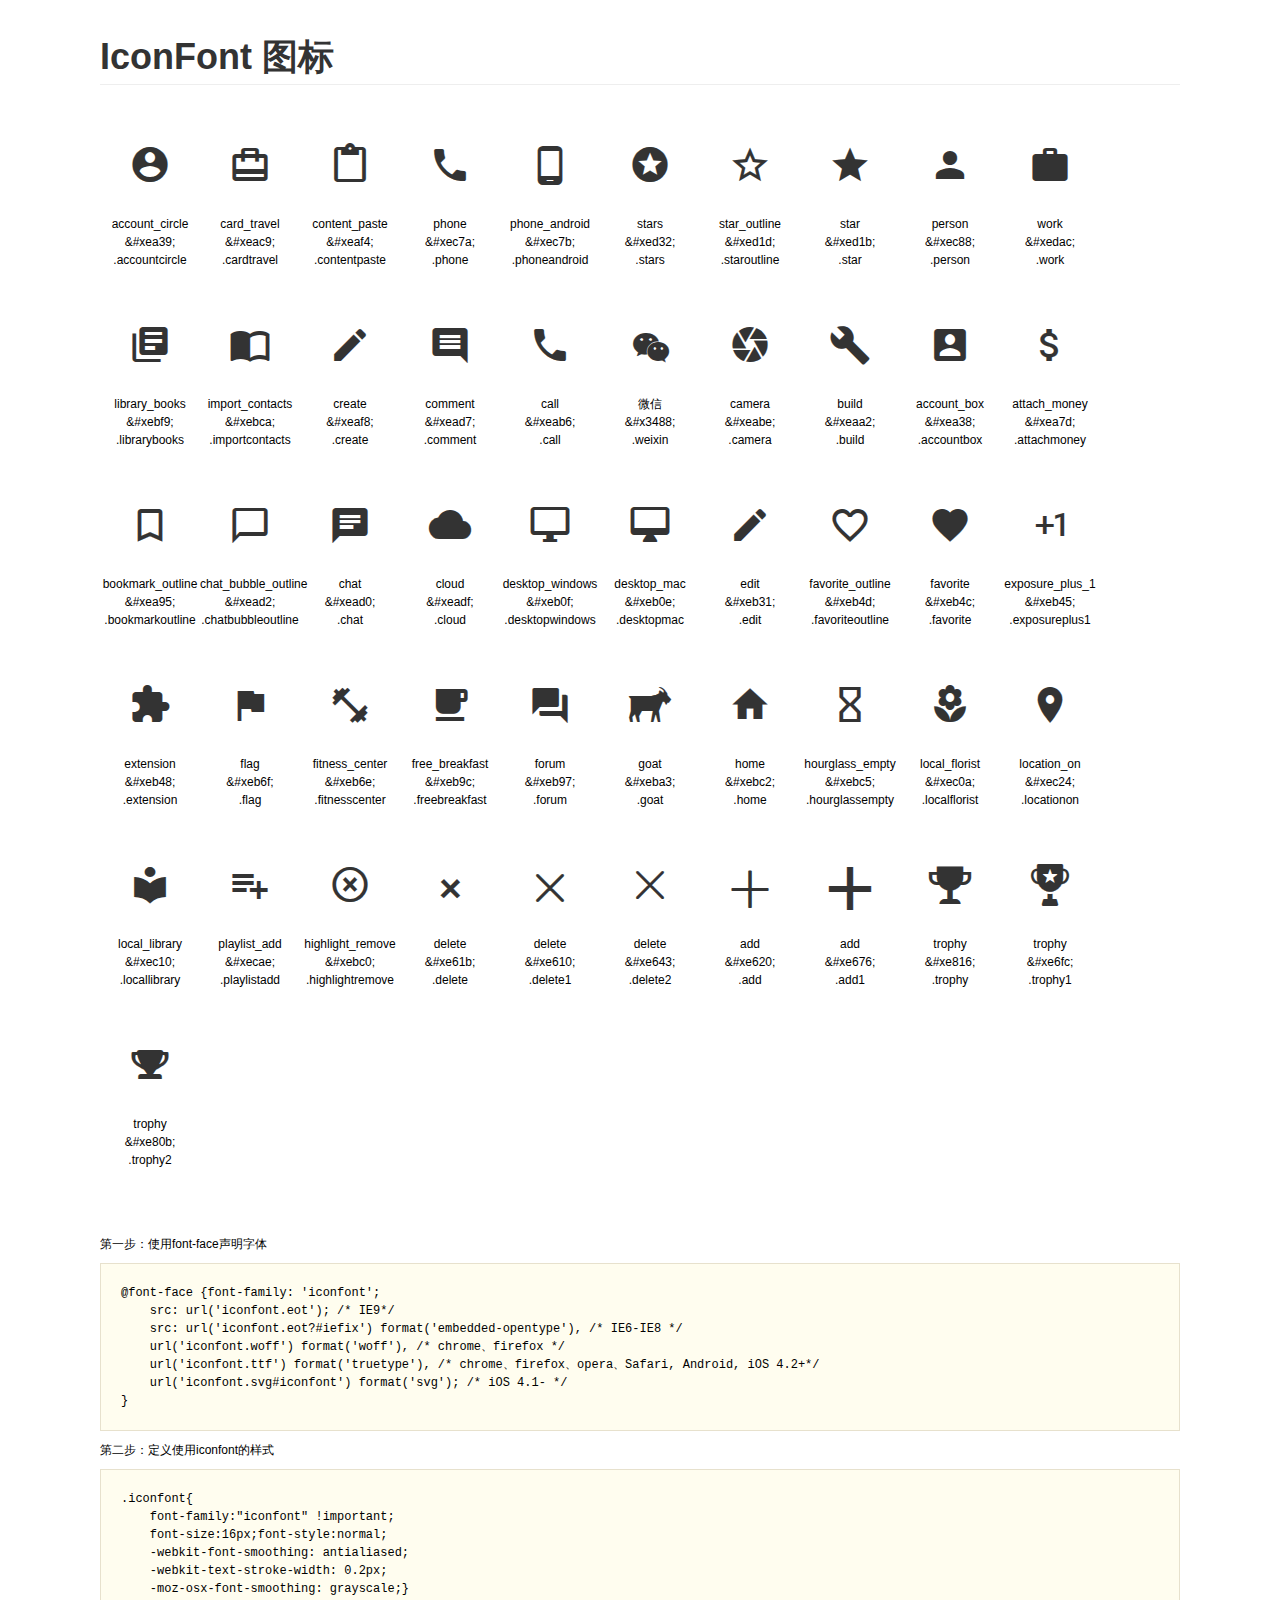
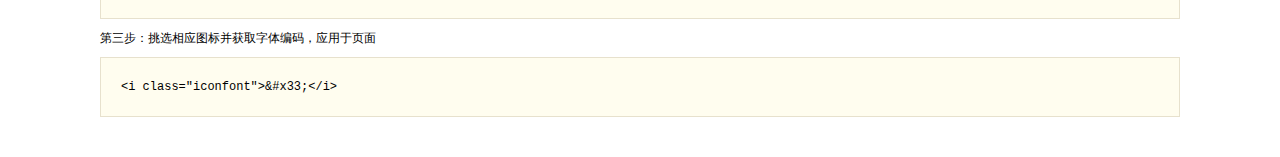
<file: static/fonts/demo.html>
<!DOCTYPE html>
<html>
<head>
    <meta charset="utf-8"/>
    <title>IconFont</title>
    <link rel="stylesheet" href="demo.css">
    <link rel="stylesheet" href="iconfont.css">
</head>
<body>
    <div class="main">
        <h1>IconFont 图标</h1>
        <ul class="icon_lists clear">
            
                <li>
                <i class="icon iconfont">&#xea39;</i>
                    <div class="name">account_circle</div>
                    <div class="code">&amp;#xea39;</div>
                    <div class="fontclass">.accountcircle</div>
                </li>
            
                <li>
                <i class="icon iconfont">&#xeac9;</i>
                    <div class="name">card_travel</div>
                    <div class="code">&amp;#xeac9;</div>
                    <div class="fontclass">.cardtravel</div>
                </li>
            
                <li>
                <i class="icon iconfont">&#xeaf4;</i>
                    <div class="name">content_paste</div>
                    <div class="code">&amp;#xeaf4;</div>
                    <div class="fontclass">.contentpaste</div>
                </li>
            
                <li>
                <i class="icon iconfont">&#xec7a;</i>
                    <div class="name">phone</div>
                    <div class="code">&amp;#xec7a;</div>
                    <div class="fontclass">.phone</div>
                </li>
            
                <li>
                <i class="icon iconfont">&#xec7b;</i>
                    <div class="name">phone_android</div>
                    <div class="code">&amp;#xec7b;</div>
                    <div class="fontclass">.phoneandroid</div>
                </li>
            
                <li>
                <i class="icon iconfont">&#xed32;</i>
                    <div class="name">stars</div>
                    <div class="code">&amp;#xed32;</div>
                    <div class="fontclass">.stars</div>
                </li>
            
                <li>
                <i class="icon iconfont">&#xed1d;</i>
                    <div class="name">star_outline</div>
                    <div class="code">&amp;#xed1d;</div>
                    <div class="fontclass">.staroutline</div>
                </li>
            
                <li>
                <i class="icon iconfont">&#xed1b;</i>
                    <div class="name">star</div>
                    <div class="code">&amp;#xed1b;</div>
                    <div class="fontclass">.star</div>
                </li>
            
                <li>
                <i class="icon iconfont">&#xec88;</i>
                    <div class="name">person</div>
                    <div class="code">&amp;#xec88;</div>
                    <div class="fontclass">.person</div>
                </li>
            
                <li>
                <i class="icon iconfont">&#xedac;</i>
                    <div class="name">work</div>
                    <div class="code">&amp;#xedac;</div>
                    <div class="fontclass">.work</div>
                </li>
            
                <li>
                <i class="icon iconfont">&#xebf9;</i>
                    <div class="name">library_books</div>
                    <div class="code">&amp;#xebf9;</div>
                    <div class="fontclass">.librarybooks</div>
                </li>
            
                <li>
                <i class="icon iconfont">&#xebca;</i>
                    <div class="name">import_contacts</div>
                    <div class="code">&amp;#xebca;</div>
                    <div class="fontclass">.importcontacts</div>
                </li>
            
                <li>
                <i class="icon iconfont">&#xeaf8;</i>
                    <div class="name">create</div>
                    <div class="code">&amp;#xeaf8;</div>
                    <div class="fontclass">.create</div>
                </li>
            
                <li>
                <i class="icon iconfont">&#xead7;</i>
                    <div class="name">comment</div>
                    <div class="code">&amp;#xead7;</div>
                    <div class="fontclass">.comment</div>
                </li>
            
                <li>
                <i class="icon iconfont">&#xeab6;</i>
                    <div class="name">call</div>
                    <div class="code">&amp;#xeab6;</div>
                    <div class="fontclass">.call</div>
                </li>
            
                <li>
                <i class="icon iconfont">&#x3488;</i>
                    <div class="name">微信</div>
                    <div class="code">&amp;#x3488;</div>
                    <div class="fontclass">.weixin</div>
                </li>
            
                <li>
                <i class="icon iconfont">&#xeabe;</i>
                    <div class="name">camera</div>
                    <div class="code">&amp;#xeabe;</div>
                    <div class="fontclass">.camera</div>
                </li>
            
                <li>
                <i class="icon iconfont">&#xeaa2;</i>
                    <div class="name">build</div>
                    <div class="code">&amp;#xeaa2;</div>
                    <div class="fontclass">.build</div>
                </li>
            
                <li>
                <i class="icon iconfont">&#xea38;</i>
                    <div class="name">account_box</div>
                    <div class="code">&amp;#xea38;</div>
                    <div class="fontclass">.accountbox</div>
                </li>
            
                <li>
                <i class="icon iconfont">&#xea7d;</i>
                    <div class="name">attach_money</div>
                    <div class="code">&amp;#xea7d;</div>
                    <div class="fontclass">.attachmoney</div>
                </li>
            
                <li>
                <i class="icon iconfont">&#xea95;</i>
                    <div class="name">bookmark_outline</div>
                    <div class="code">&amp;#xea95;</div>
                    <div class="fontclass">.bookmarkoutline</div>
                </li>
            
                <li>
                <i class="icon iconfont">&#xead2;</i>
                    <div class="name">chat_bubble_outline</div>
                    <div class="code">&amp;#xead2;</div>
                    <div class="fontclass">.chatbubbleoutline</div>
                </li>
            
                <li>
                <i class="icon iconfont">&#xead0;</i>
                    <div class="name">chat</div>
                    <div class="code">&amp;#xead0;</div>
                    <div class="fontclass">.chat</div>
                </li>
            
                <li>
                <i class="icon iconfont">&#xeadf;</i>
                    <div class="name">cloud</div>
                    <div class="code">&amp;#xeadf;</div>
                    <div class="fontclass">.cloud</div>
                </li>
            
                <li>
                <i class="icon iconfont">&#xeb0f;</i>
                    <div class="name">desktop_windows</div>
                    <div class="code">&amp;#xeb0f;</div>
                    <div class="fontclass">.desktopwindows</div>
                </li>
            
                <li>
                <i class="icon iconfont">&#xeb0e;</i>
                    <div class="name">desktop_mac</div>
                    <div class="code">&amp;#xeb0e;</div>
                    <div class="fontclass">.desktopmac</div>
                </li>
            
                <li>
                <i class="icon iconfont">&#xeb31;</i>
                    <div class="name">edit</div>
                    <div class="code">&amp;#xeb31;</div>
                    <div class="fontclass">.edit</div>
                </li>
            
                <li>
                <i class="icon iconfont">&#xeb4d;</i>
                    <div class="name">favorite_outline</div>
                    <div class="code">&amp;#xeb4d;</div>
                    <div class="fontclass">.favoriteoutline</div>
                </li>
            
                <li>
                <i class="icon iconfont">&#xeb4c;</i>
                    <div class="name">favorite</div>
                    <div class="code">&amp;#xeb4c;</div>
                    <div class="fontclass">.favorite</div>
                </li>
            
                <li>
                <i class="icon iconfont">&#xeb45;</i>
                    <div class="name">exposure_plus_1</div>
                    <div class="code">&amp;#xeb45;</div>
                    <div class="fontclass">.exposureplus1</div>
                </li>
            
                <li>
                <i class="icon iconfont">&#xeb48;</i>
                    <div class="name">extension</div>
                    <div class="code">&amp;#xeb48;</div>
                    <div class="fontclass">.extension</div>
                </li>
            
                <li>
                <i class="icon iconfont">&#xeb6f;</i>
                    <div class="name">flag</div>
                    <div class="code">&amp;#xeb6f;</div>
                    <div class="fontclass">.flag</div>
                </li>
            
                <li>
                <i class="icon iconfont">&#xeb6e;</i>
                    <div class="name">fitness_center</div>
                    <div class="code">&amp;#xeb6e;</div>
                    <div class="fontclass">.fitnesscenter</div>
                </li>
            
                <li>
                <i class="icon iconfont">&#xeb9c;</i>
                    <div class="name">free_breakfast</div>
                    <div class="code">&amp;#xeb9c;</div>
                    <div class="fontclass">.freebreakfast</div>
                </li>
            
                <li>
                <i class="icon iconfont">&#xeb97;</i>
                    <div class="name">forum</div>
                    <div class="code">&amp;#xeb97;</div>
                    <div class="fontclass">.forum</div>
                </li>
            
                <li>
                <i class="icon iconfont">&#xeba3;</i>
                    <div class="name">goat</div>
                    <div class="code">&amp;#xeba3;</div>
                    <div class="fontclass">.goat</div>
                </li>
            
                <li>
                <i class="icon iconfont">&#xebc2;</i>
                    <div class="name">home</div>
                    <div class="code">&amp;#xebc2;</div>
                    <div class="fontclass">.home</div>
                </li>
            
                <li>
                <i class="icon iconfont">&#xebc5;</i>
                    <div class="name">hourglass_empty</div>
                    <div class="code">&amp;#xebc5;</div>
                    <div class="fontclass">.hourglassempty</div>
                </li>
            
                <li>
                <i class="icon iconfont">&#xec0a;</i>
                    <div class="name">local_florist</div>
                    <div class="code">&amp;#xec0a;</div>
                    <div class="fontclass">.localflorist</div>
                </li>
            
                <li>
                <i class="icon iconfont">&#xec24;</i>
                    <div class="name">location_on</div>
                    <div class="code">&amp;#xec24;</div>
                    <div class="fontclass">.locationon</div>
                </li>
            
                <li>
                <i class="icon iconfont">&#xec10;</i>
                    <div class="name">local_library</div>
                    <div class="code">&amp;#xec10;</div>
                    <div class="fontclass">.locallibrary</div>
                </li>
            
                <li>
                <i class="icon iconfont">&#xecae;</i>
                    <div class="name">playlist_add</div>
                    <div class="code">&amp;#xecae;</div>
                    <div class="fontclass">.playlistadd</div>
                </li>
            
                <li>
                <i class="icon iconfont">&#xebc0;</i>
                    <div class="name">highlight_remove</div>
                    <div class="code">&amp;#xebc0;</div>
                    <div class="fontclass">.highlightremove</div>
                </li>
            
                <li>
                <i class="icon iconfont">&#xe61b;</i>
                    <div class="name">delete</div>
                    <div class="code">&amp;#xe61b;</div>
                    <div class="fontclass">.delete</div>
                </li>
            
                <li>
                <i class="icon iconfont">&#xe610;</i>
                    <div class="name">delete</div>
                    <div class="code">&amp;#xe610;</div>
                    <div class="fontclass">.delete1</div>
                </li>
            
                <li>
                <i class="icon iconfont">&#xe643;</i>
                    <div class="name">delete</div>
                    <div class="code">&amp;#xe643;</div>
                    <div class="fontclass">.delete2</div>
                </li>
            
                <li>
                <i class="icon iconfont">&#xe620;</i>
                    <div class="name">add</div>
                    <div class="code">&amp;#xe620;</div>
                    <div class="fontclass">.add</div>
                </li>
            
                <li>
                <i class="icon iconfont">&#xe676;</i>
                    <div class="name">add</div>
                    <div class="code">&amp;#xe676;</div>
                    <div class="fontclass">.add1</div>
                </li>
            
                <li>
                <i class="icon iconfont">&#xe816;</i>
                    <div class="name">trophy</div>
                    <div class="code">&amp;#xe816;</div>
                    <div class="fontclass">.trophy</div>
                </li>
            
                <li>
                <i class="icon iconfont">&#xe6fc;</i>
                    <div class="name">trophy</div>
                    <div class="code">&amp;#xe6fc;</div>
                    <div class="fontclass">.trophy1</div>
                </li>
            
                <li>
                <i class="icon iconfont">&#xe80b;</i>
                    <div class="name">trophy</div>
                    <div class="code">&amp;#xe80b;</div>
                    <div class="fontclass">.trophy2</div>
                </li>
            
        </ul>


        <div class="helps">
            第一步：使用font-face声明字体
            <pre>
@font-face {font-family: 'iconfont';
    src: url('iconfont.eot'); /* IE9*/
    src: url('iconfont.eot?#iefix') format('embedded-opentype'), /* IE6-IE8 */
    url('iconfont.woff') format('woff'), /* chrome、firefox */
    url('iconfont.ttf') format('truetype'), /* chrome、firefox、opera、Safari, Android, iOS 4.2+*/
    url('iconfont.svg#iconfont') format('svg'); /* iOS 4.1- */
}
</pre>
第二步：定义使用iconfont的样式
            <pre>
.iconfont{
    font-family:"iconfont" !important;
    font-size:16px;font-style:normal;
    -webkit-font-smoothing: antialiased;
    -webkit-text-stroke-width: 0.2px;
    -moz-osx-font-smoothing: grayscale;}
</pre>
第三步：挑选相应图标并获取字体编码，应用于页面
<pre>
&lt;i class="iconfont"&gt;&amp;#x33;&lt;/i&gt;
</pre>
        </div>

    </div>
</body>
</html>
</file>
<file: static/fonts/iconfont.css>
@font-face {font-family: "iconfont";
  src: url('iconfont.eot?t=1472035662'); /* IE9*/
  src: url('iconfont.eot?t=1472035662#iefix') format('embedded-opentype'), /* IE6-IE8 */
  url('iconfont.woff?t=1472035662') format('woff'), /* chrome, firefox */
  url('iconfont.ttf?t=1472035662') format('truetype'), /* chrome, firefox, opera, Safari, Android, iOS 4.2+*/
  url('iconfont.svg?t=1472035662#iconfont') format('svg'); /* iOS 4.1- */
}

.iconfont {
  font-family:"iconfont" !important;
  font-size:16px;
  font-style:normal;
  -webkit-font-smoothing: antialiased;
  -webkit-text-stroke-width: 0.2px;
  -moz-osx-font-smoothing: grayscale;
}
.icon-accountcircle:before { content: "\ea39"; }
.icon-cardtravel:before { content: "\eac9"; }
.icon-contentpaste:before { content: "\eaf4"; }
.icon-phone:before { content: "\ec7a"; }
.icon-phoneandroid:before { content: "\ec7b"; }
.icon-stars:before { content: "\ed32"; }
.icon-staroutline:before { content: "\ed1d"; }
.icon-star:before { content: "\ed1b"; }
.icon-person:before { content: "\ec88"; }
.icon-work:before { content: "\edac"; }
.icon-librarybooks:before { content: "\ebf9"; }
.icon-importcontacts:before { content: "\ebca"; }
.icon-create:before { content: "\eaf8"; }
.icon-comment:before { content: "\ead7"; }
.icon-call:before { content: "\eab6"; }
.icon-weixin:before { content: "\3488"; }
.icon-camera:before { content: "\eabe"; }
.icon-build:before { content: "\eaa2"; }
.icon-accountbox:before { content: "\ea38"; }
.icon-attachmoney:before { content: "\ea7d"; }
.icon-bookmarkoutline:before { content: "\ea95"; }
.icon-chatbubbleoutline:before { content: "\ead2"; }
.icon-chat:before { content: "\ead0"; }
.icon-cloud:before { content: "\eadf"; }
.icon-desktopwindows:before { content: "\eb0f"; }
.icon-desktopmac:before { content: "\eb0e"; }
.icon-edit:before { content: "\eb31"; }
.icon-favoriteoutline:before { content: "\eb4d"; }
.icon-favorite:before { content: "\eb4c"; }
.icon-exposureplus1:before { content: "\eb45"; }
.icon-extension:before { content: "\eb48"; }
.icon-flag:before { content: "\eb6f"; }
.icon-fitnesscenter:before { content: "\eb6e"; }
.icon-freebreakfast:before { content: "\eb9c"; }
.icon-forum:before { content: "\eb97"; }
.icon-goat:before { content: "\eba3"; }
.icon-home:before { content: "\ebc2"; }
.icon-hourglassempty:before { content: "\ebc5"; }
.icon-localflorist:before { content: "\ec0a"; }
.icon-locationon:before { content: "\ec24"; }
.icon-locallibrary:before { content: "\ec10"; }
.icon-playlistadd:before { content: "\ecae"; }
.icon-highlightremove:before { content: "\ebc0"; }
.icon-delete:before { content: "\e61b"; }
.icon-delete1:before { content: "\e610"; }
.icon-delete2:before { content: "\e643"; }
.icon-add:before { content: "\e620"; }
.icon-add1:before { content: "\e676"; }
.icon-trophy:before { content: "\e816"; }
.icon-trophy1:before { content: "\e6fc"; }
.icon-trophy2:before { content: "\e80b"; }
</file>
<file: static/fonts/demo.css>
*{margin: 0;padding: 0;list-style: none;}
/*
KISSY CSS Reset
理念：1. reset 的目的不是清除浏览器的默认样式，这仅是部分工作。清除和重置是紧密不可分的。
2. reset 的目的不是让默认样式在所有浏览器下一致，而是减少默认样式有可能带来的问题。
3. reset 期望提供一套普适通用的基础样式。但没有银弹，推荐根据具体需求，裁剪和修改后再使用。
特色：1. 适应中文；2. 基于最新主流浏览器。
维护：玉伯<lifesinger@gmail.com>, 正淳<ragecarrier@gmail.com>
 */

/** 清除内外边距 **/
body, h1, h2, h3, h4, h5, h6, hr, p, blockquote, /* structural elements 结构元素 */
dl, dt, dd, ul, ol, li, /* list elements 列表元素 */
pre, /* text formatting elements 文本格式元素 */
form, fieldset, legend, button, input, textarea, /* form elements 表单元素 */
th, td /* table elements 表格元素 */ {
  margin: 0;
  padding: 0;
}

/** 设置默认字体 **/
body,
button, input, select, textarea /* for ie */ {
  font: 12px/1.5 tahoma, arial, \5b8b\4f53, sans-serif;
}
h1, h2, h3, h4, h5, h6 { font-size: 100%; }
address, cite, dfn, em, var { font-style: normal; } /* 将斜体扶正 */
code, kbd, pre, samp { font-family: courier new, courier, monospace; } /* 统一等宽字体 */
small { font-size: 12px; } /* 小于 12px 的中文很难阅读，让 small 正常化 */

/** 重置列表元素 **/
ul, ol { list-style: none; }

/** 重置文本格式元素 **/
a { text-decoration: none; }
a:hover { text-decoration: underline; }


/** 重置表单元素 **/
legend { color: #000; } /* for ie6 */
fieldset, img { border: 0; } /* img 搭车：让链接里的 img 无边框 */
button, input, select, textarea { font-size: 100%; } /* 使得表单元素在 ie 下能继承字体大小 */
/* 注：optgroup 无法扶正 */

/** 重置表格元素 **/
table { border-collapse: collapse; border-spacing: 0; }

/* 清除浮动 */
.ks-clear:after, .clear:after {
  content: '\20';
  display: block;
  height: 0;
  clear: both;
}
.ks-clear, .clear {
  *zoom: 1;
}

.main {padding: 30px 100px;}
.main h1{font-size:36px; color:#333; text-align:left;margin-bottom:30px; border-bottom: 1px solid #eee;}

.helps{margin-top:40px;}
.helps pre{
  padding:20px;
  margin:10px 0;
  border:solid 1px #e7e1cd;
  background-color: #fffdef;
  overflow: auto;
}

.icon_lists li{
  float:left;
  width: 100px;
  height:180px;
  text-align: center;
}
.icon_lists .icon{
  font-size: 42px;
  line-height: 100px;
  margin: 10px 0;
  color:#333;
  -webkit-transition: font-size 0.25s ease-out 0s;
  -moz-transition: font-size 0.25s ease-out 0s;
  transition: font-size 0.25s ease-out 0s;

}
.icon_lists .icon:hover{
  font-size: 100px;
}
</file>
